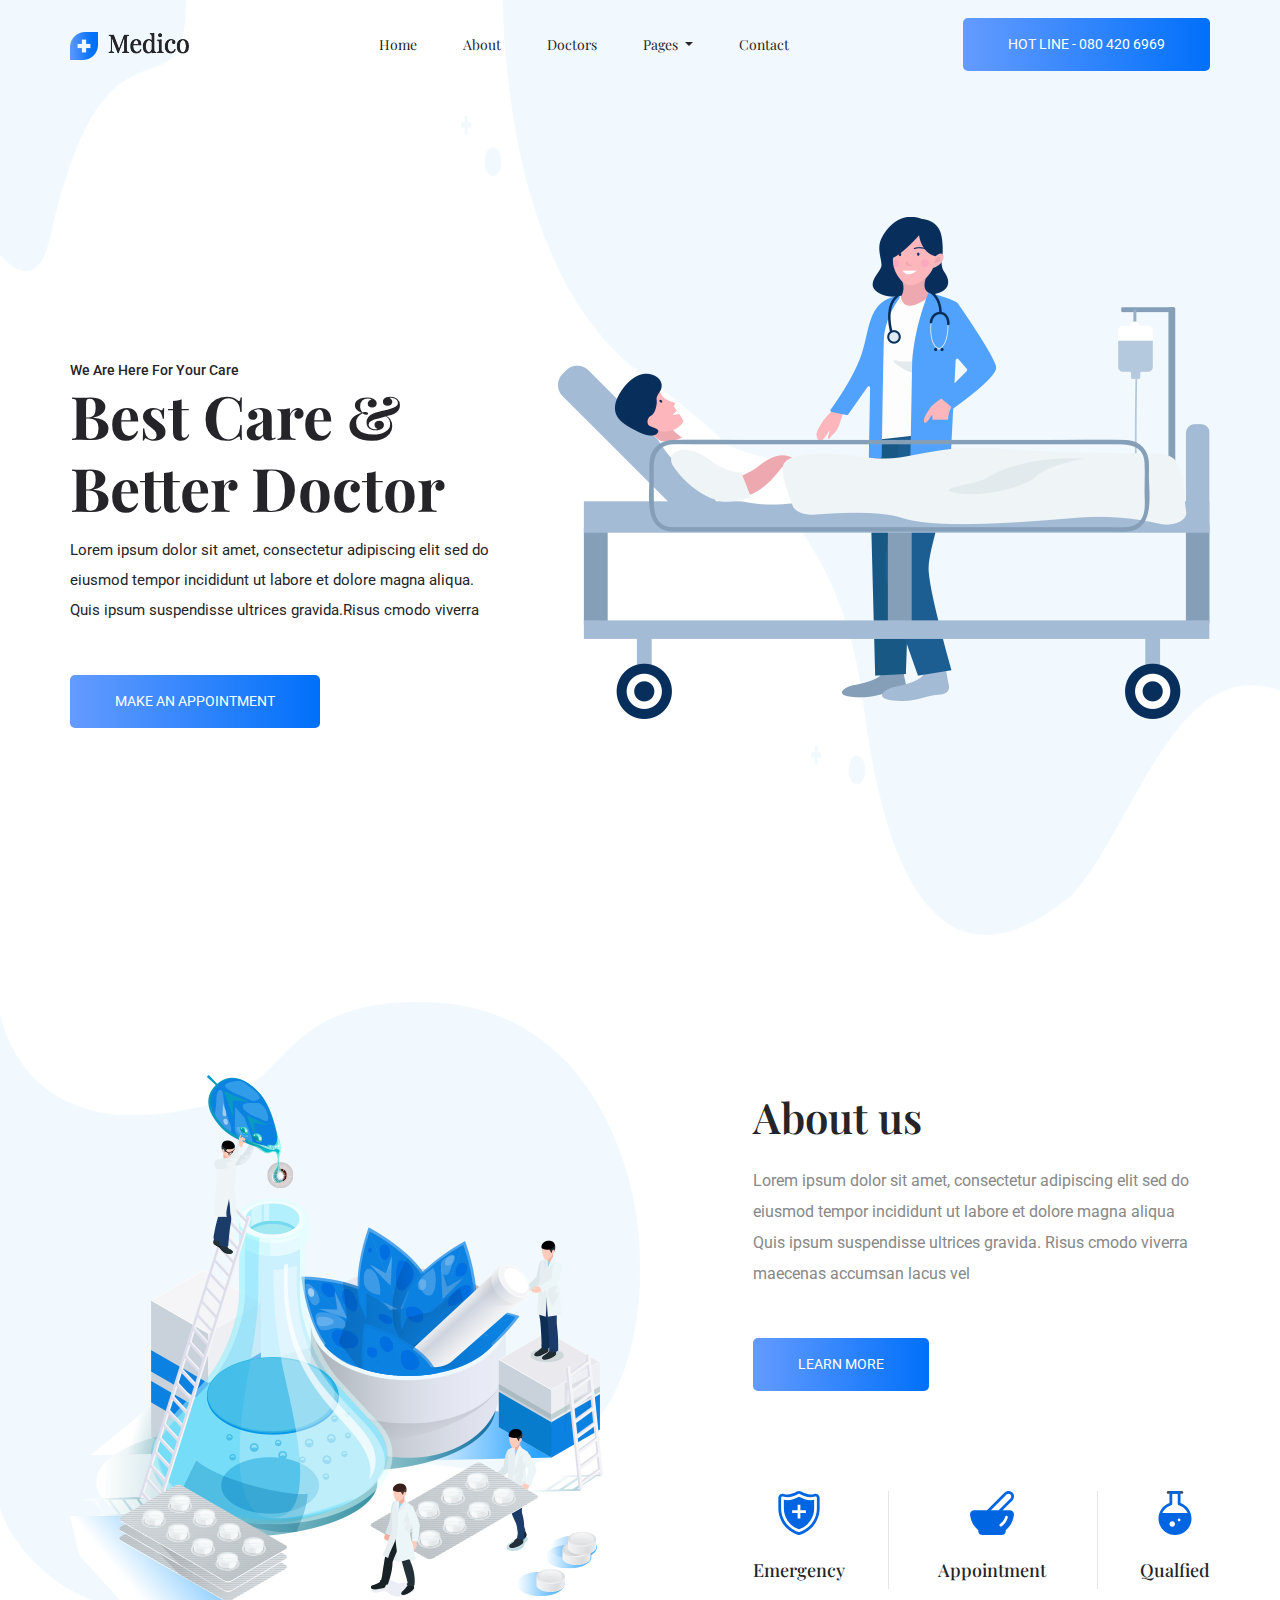
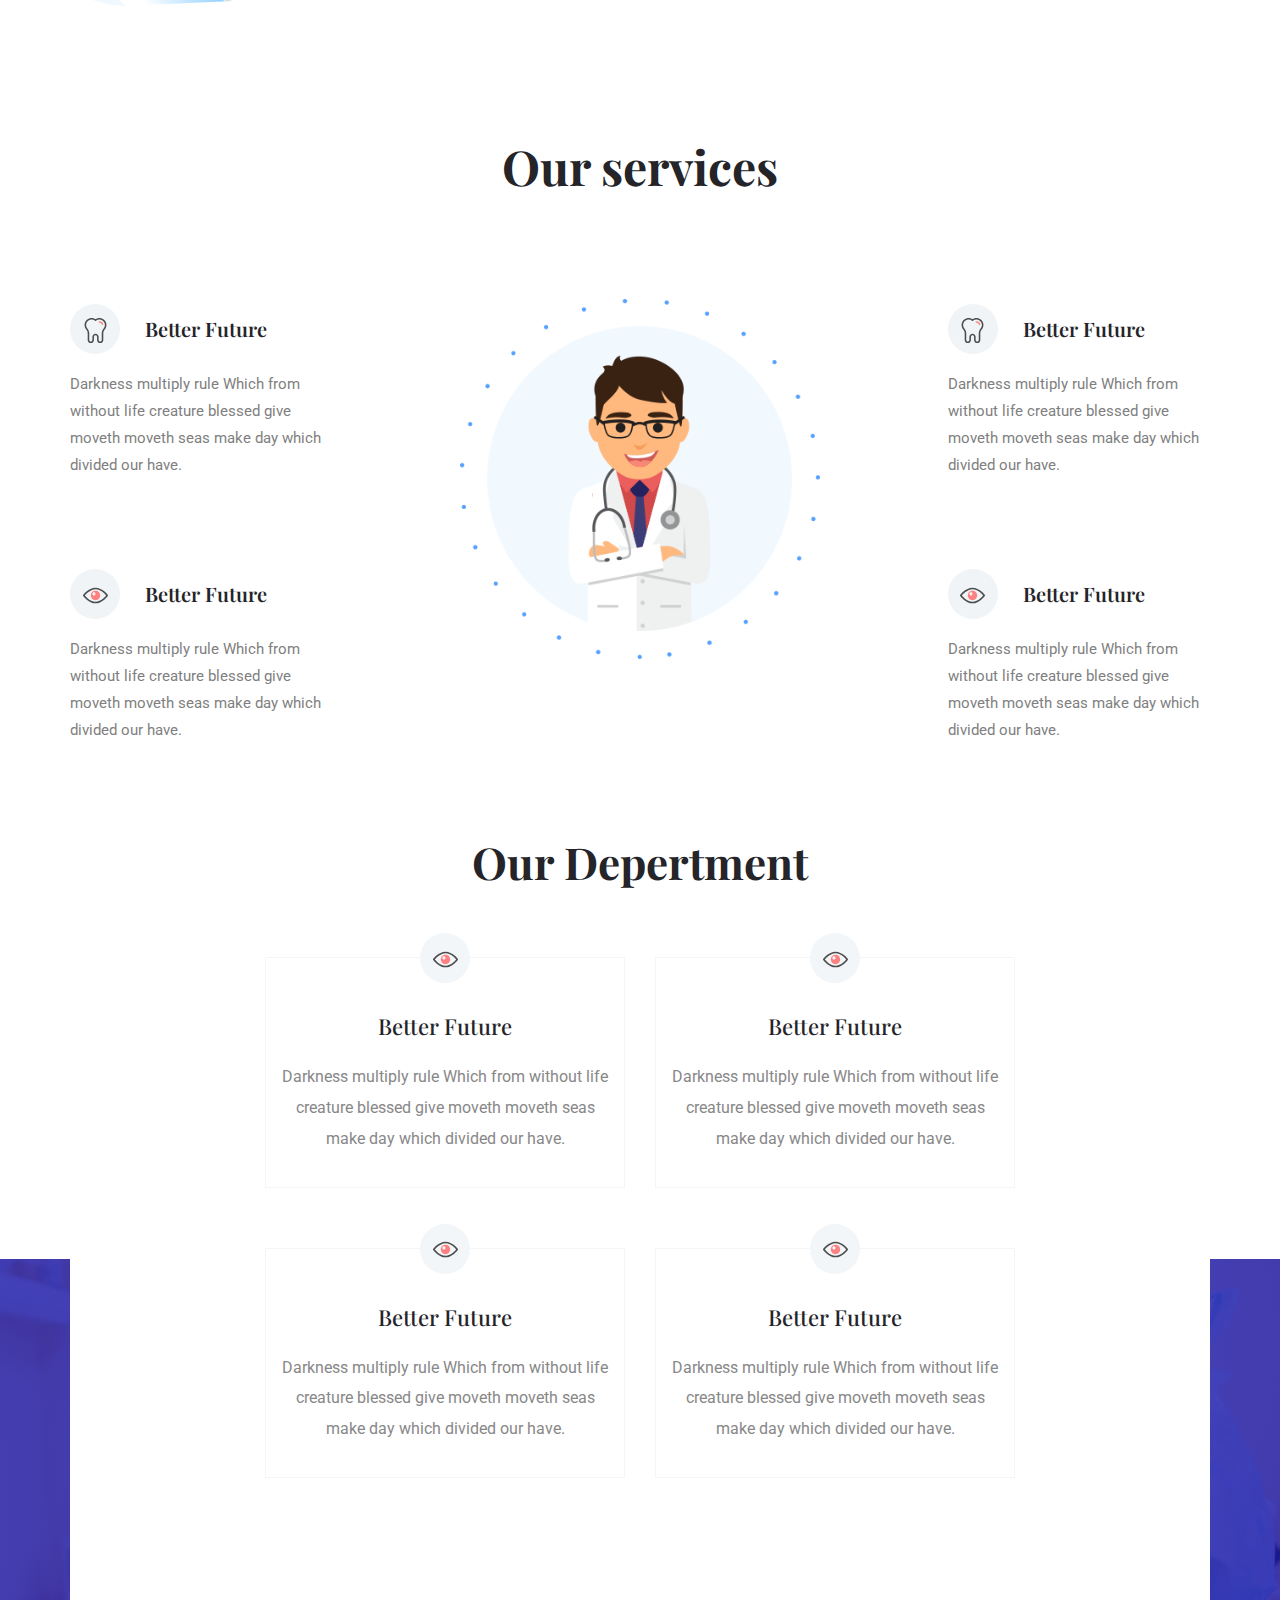
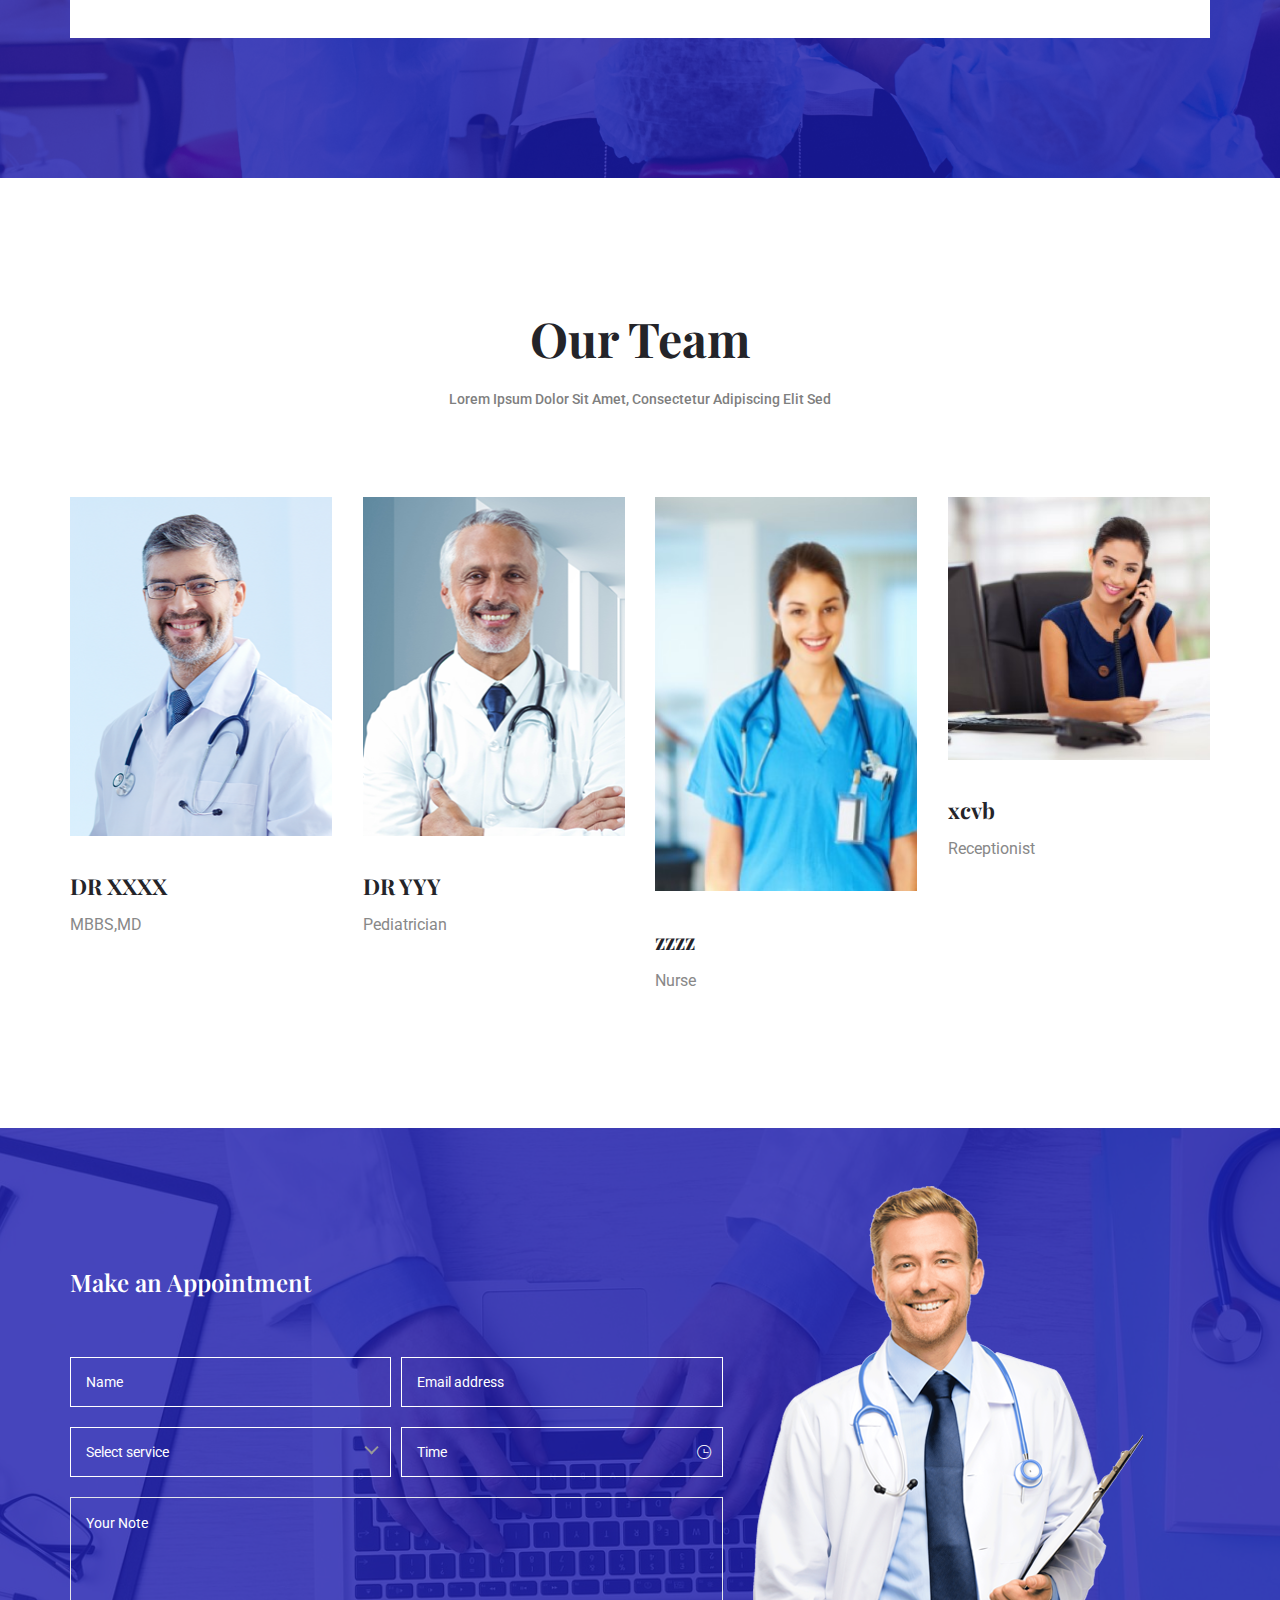
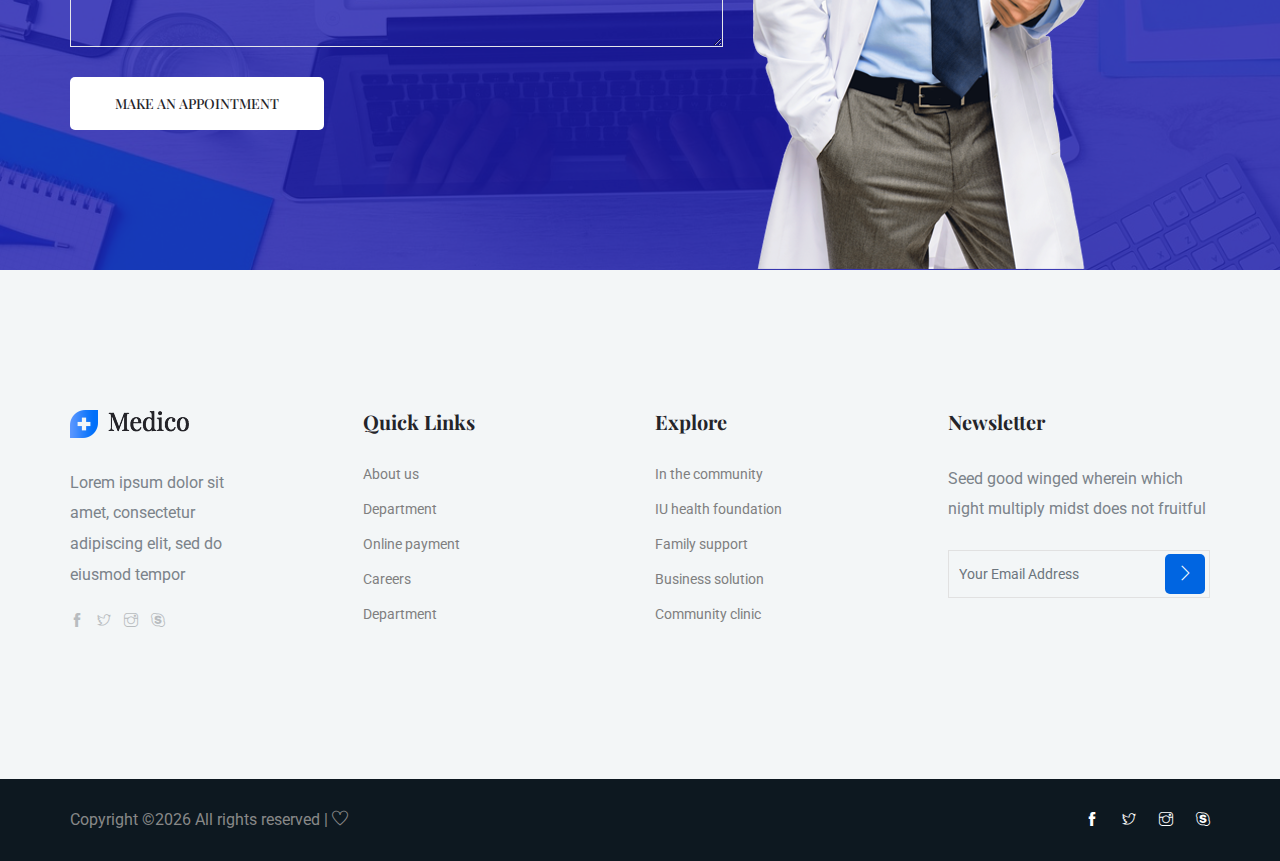
<file: index.html>
<!doctype html>
<html lang="en">

<head>
    <!-- Required meta tags -->
    <meta charset="utf-8">
    <meta name="viewport" content="width=device-width, initial-scale=1, shrink-to-fit=no">
    <title>medical</title>
    <link rel="icon" href="img/favicon.png">
    <!-- Bootstrap CSS -->
    <link rel="stylesheet" href="css/bootstrap.min.css">
    <!-- animate CSS -->
    <link rel="stylesheet" href="css/animate.css">
    <!-- owl carousel CSS -->
    <link rel="stylesheet" href="css/owl.carousel.min.css">
    <!-- themify CSS -->
    <link rel="stylesheet" href="css/themify-icons.css">
    <!-- flaticon CSS -->
    <link rel="stylesheet" href="css/flaticon.css">
    <!-- magnific popup CSS -->
    <link rel="stylesheet" href="css/magnific-popup.css">
    <!-- nice select CSS -->
    <link rel="stylesheet" href="css/nice-select.css">
    <!-- swiper CSS -->
    <link rel="stylesheet" href="css/slick.css">
    <!-- style CSS -->
    <link rel="stylesheet" href="css/style.css">
</head>

<body>

    
    <!-- jquery plugins here-->

    <script src="js/jquery-1.12.1.min.js"></script>
    <!-- popper js -->
    <script src="js/popper.min.js"></script>
    <!-- bootstrap js -->
    <script src="js/bootstrap.min.js"></script>
    <!-- owl carousel js -->
    <script src="js/owl.carousel.min.js"></script>
    <script src="js/jquery.nice-select.min.js"></script>
    <!-- contact js -->
    <script src="js/jquery.ajaxchimp.min.js"></script>
    <script src="js/jquery.form.js"></script>
    <script src="js/jquery.validate.min.js"></script>
    <script src="js/mail-script.js"></script>
    <script src="js/contact.js"></script>
    <!-- custom js -->
    <script src="js/custom.js"></script>


    <!--::header part start::-->
    <header class="main_menu home_menu">
        <div class="container">
            <div class="row align-items-center">
                <div class="col-lg-12">
                    <nav class="navbar navbar-expand-lg navbar-light">
                        <a class="navbar-brand" href="index.html"> <img src="img/logo.png" alt="logo"> </a>
                        <button class="navbar-toggler" type="button" data-toggle="collapse"
                            data-target="#navbarSupportedContent" aria-controls="navbarSupportedContent"
                            aria-expanded="false" aria-label="Toggle navigation">
                            <span class="navbar-toggler-icon"></span>
                        </button>

                        <div class="collapse navbar-collapse main-menu-item justify-content-center"
                            id="navbarSupportedContent">
                            <ul class="navbar-nav align-items-center">
                                <li class="nav-item active">
                                    <a class="nav-link" href="index.html">Home</a>
                                </li>
                                <li class="nav-item">
                                    <a class="nav-link" href="about.html">about</a>
                                </li>
                                <li class="nav-item">
                                    <a class="nav-link" href="Doctor.html">Doctors</a>
                                </li>

                                <li class="nav-item dropdown">
                                    <a class="nav-link dropdown-toggle" href="blog.html" id="navbarDropdown"
                                        role="button" data-toggle="dropdown" aria-haspopup="true" aria-expanded="false">
                                        Pages
                                    </a>
                                    <div class="dropdown-menu" aria-labelledby="navbarDropdown">
                                        <a class="dropdown-item" href="services.html">services</a>
                                        <a class="dropdown-item" href="dep.html">depertments</a>
                                    </div>
                                </li>

                                <li class="nav-item">
                                    <a class="nav-link" href="contact.html">Contact</a>
                                </li>
                            </ul>
                        </div>
                        <a class="btn_2 d-none d-lg-block" href="#">HOT LINE - 080 420 6969</a>
                    </nav>
                </div>
            </div>
        </div>
    </header>
    <!-- Header part end-->

    <!-- banner part start-->
    <section class="banner_part">
        <div class="container">
            <div class="row align-items-center">
                <div class="col-lg-5 col-xl-5">
                    <div class="banner_text">
                        <div class="banner_text_iner">
                            <h5>We are here for your care</h5>
                            <h1>Best Care &
                                Better Doctor</h1>
                            <p>Lorem ipsum dolor sit amet, consectetur adipiscing
                                elit sed do eiusmod tempor incididunt ut labore et dolore
                                magna aliqua. Quis ipsum suspendisse ultrices gravida.Risus cmodo viverra </p>
                            <a href="#" class="btn_2">Make an appointment</a>

                        </div>
                    </div>
                </div>
                <div class="col-lg-7">
                    <div class="banner_img">
                        <img src="img/banner_img.png" alt="">
                    </div>
                </div>
            </div>
        </div>
    </section>
    <!-- banner part start-->

    <!-- about us part start-->
    <section class="about_us padding_top">
        <div class="container">
            <div class="row justify-content-between align-items-center">
                <div class="col-md-6 col-lg-6">
                    <div class="about_us_img">
                        <img src="img/top_service.png" alt="">
                    </div>
                </div>
                <div class="col-md-6 col-lg-5">
                    <div class="about_us_text">
                        <h2>About us</h2>
                        <p>Lorem ipsum dolor sit amet, consectetur adipiscing elit sed
                            do eiusmod tempor incididunt ut labore et dolore magna aliqua
                            Quis ipsum suspendisse ultrices gravida. Risus cmodo viverra
                            maecenas accumsan lacus vel</p>
                        <a class="btn_2 " href="#">learn more</a>
                        <div class="banner_item">
                            <div class="single_item">
                                <img src="img/icon/banner_1.svg" alt="">
                                <h5>Emergency</h5>
                            </div>
                            <div class="single_item">
                                <img src="img/icon/banner_2.svg" alt="">
                                <h5>Appointment</h5>
                            </div>
                            <div class="single_item">
                                <img src="img/icon/banner_3.svg" alt="">
                                <h5>Qualfied</h5>
                            </div>
                        </div>
                    </div>
                </div>
            </div>
        </div>
    </section>
    <!-- about us part end-->

    <!-- feature_part start-->
    <section class="feature_part">
        <div class="container">
            <div class="row justify-content-center">
                <div class="col-xl-8">
                    <div class="section_tittle text-center">
                        <h2>Our services</h2>
                    </div>
                </div>
            </div>
            <div class="row justify-content-between align-items-center">
                <div class="col-lg-3 col-sm-12">
                    <div class="single_feature">
                        <div class="single_feature_part">
                            <span class="single_feature_icon"><img src="img/icon/feature_1.svg" alt=""></span>
                            <h4>Better Future</h4>
                            <p>Darkness multiply rule Which from without life creature blessed
                                give moveth moveth seas make day which divided our have.</p>
                        </div>
                    </div>
                    <div class="single_feature">
                        <div class="single_feature_part">
                            <span class="single_feature_icon"><img src="img/icon/feature_2.svg" alt=""></span>
                            <h4>Better Future</h4>
                            <p>Darkness multiply rule Which from without life creature blessed
                                give moveth moveth seas make day which divided our have.</p>
                        </div>
                    </div>
                </div>
                <div class="col-lg-4 col-sm-12">
                        <div class="single_feature_img">
                            <img src="img/service.png" alt="">
                        </div>
                </div>
                <div class="col-lg-3 col-sm-12">
                    <div class="single_feature">
                        <div class="single_feature_part">
                            <span class="single_feature_icon"><img src="img/icon/feature_1.svg" alt=""></span>
                            <h4>Better Future</h4>
                            <p>Darkness multiply rule Which from without life creature blessed
                                give moveth moveth seas make day which divided our have.</p>
                        </div>
                    </div>
                    <div class="single_feature">
                        <div class="single_feature_part">
                            <span class="single_feature_icon"><img src="img/icon/feature_2.svg" alt=""></span>
                            <h4>Better Future</h4>
                            <p>Darkness multiply rule Which from without life creature blessed
                                give moveth moveth seas make day which divided our have.</p>
                        </div>
                    </div>
                </div>
            </div>
        </div>
    </section>
    <!-- feature_part start-->

    <!-- our depertment part start-->
    <section class="our_depertment section_padding">
        <div class="container">
            <div class="row justify-content-center text-center">
                <div class="col-xl-12">
                    <div class="depertment_content">
                        <div class="row justify-content-center">
                            <div class="col-xl-8">
                                <h2>Our Depertment</h2>
                                <div class="row">
                                    <div class="col-lg-6 col-sm-6">
                                        <div class="single_our_depertment">
                                            <span class="our_depertment_icon"><img src="img/icon/feature_2.svg"
                                                    alt=""></span>
                                            <h4>Better Future</h4>
                                            <p>Darkness multiply rule Which from without life creature blessed
                                                give moveth moveth seas make day which divided our have.</p>
                                        </div>
                                    </div>
                                    <div class="col-lg-6 col-sm-6">
                                        <div class="single_our_depertment">
                                            <span class="our_depertment_icon"><img src="img/icon/feature_2.svg"
                                                    alt=""></span>
                                            <h4>Better Future</h4>
                                            <p>Darkness multiply rule Which from without life creature blessed
                                                give moveth moveth seas make day which divided our have.</p>
                                        </div>
                                    </div>
                                    <div class="col-lg-6 col-sm-6">
                                        <div class="single_our_depertment">
                                            <span class="our_depertment_icon"><img src="img/icon/feature_2.svg"
                                                    alt=""></span>
                                            <h4>Better Future</h4>
                                            <p>Darkness multiply rule Which from without life creature blessed
                                                give moveth moveth seas make day which divided our have.</p>
                                        </div>
                                    </div>
                                    <div class="col-lg-6 col-sm-6">
                                        <div class="single_our_depertment">
                                            <span class="our_depertment_icon"><img src="img/icon/feature_2.svg"
                                                    alt=""></span>
                                            <h4>Better Future</h4>
                                            <p>Darkness multiply rule Which from without life creature blessed
                                                give moveth moveth seas make day which divided our have.</p>
                                        </div>
                                    </div>
                                </div>
                            </div>
                        </div>

                    </div>
                </div>
            </div>
        </div>
    </section>
    <!-- our depertment part end-->

    <!--::doctor_part start::-->
    <section class="doctor_part section_padding">
        <div class="container">
            <div class="row justify-content-center">
                <div class="col-xl-8">
                    <div class="section_tittle text-center">
                        <h2>Our Team</h2>
                        <p>Lorem ipsum dolor sit amet, consectetur adipiscing elit sed</p>
                    </div>
                </div>
            </div>
            <div class="row">
                <div class="col-sm-6 col-lg-3">
                    <div class="single_blog_item">
                        <div class="single_blog_img">
                            <img src="img/doctor/doctor_1.png" alt="doctor">
                            <div class="social_icon">
                                <ul>
                                    <li><a href="#"> <i class="ti-facebook"></i> </a></li>
                                    <li><a href="#"> <i class="ti-twitter-alt"></i> </a></li>
                                    <li><a href="#"> <i class="ti-instagram"></i> </a></li>
                                    <li><a href="#"> <i class="ti-skype"></i> </a></li>
                                </ul>
                            </div>
                        </div>
                        <div class="single_text">
                            <div class="single_blog_text">
                                <h3>DR XXXX</h3>
                                <p>MBBS,MD</p>
                            </div>
                        </div>
                    </div>
                </div>
                <div class="col-sm-6 col-lg-3">
                    <div class="single_blog_item">
                        <div class="single_blog_img">
                            <img src="img/doctor/doctor_2.png" alt="doctor">
                            <div class="social_icon">
                                <ul>
                                    <li><a href="#"> <i class="ti-facebook"></i> </a></li>
                                    <li><a href="#"> <i class="ti-twitter-alt"></i> </a></li>
                                    <li><a href="#"> <i class="ti-instagram"></i> </a></li>
                                    <li><a href="#"> <i class="ti-skype"></i> </a></li>
                                </ul>
                            </div>
                        </div>
                        <div class="single_text">
                            <div class="single_blog_text">
                                <h3>DR YYY</h3>
                                <p>Pediatrician</p>
                            </div>
                        </div>
                    </div>
                </div>
                <div class="col-sm-6 col-lg-3">
                    <div class="single_blog_item">
                        <div class="single_blog_img">
                            <img src="img/doctor/nurse.jpg" alt="doctor">
                            <div class="social_icon">
                                <ul>
                                    <li><a href="#"> <i class="ti-facebook"></i> </a></li>
                                    <li><a href="#"> <i class="ti-twitter-alt"></i> </a></li>
                                    <li><a href="#"> <i class="ti-instagram"></i> </a></li>
                                    <li><a href="#"> <i class="ti-skype"></i> </a></li>
                                </ul>
                            </div>
                        </div>
                        <div class="single_text">
                            <div class="single_blog_text">
                                <h3>zzzz</h3>
                                <p>Nurse</p>
                            </div>
                        </div>
                    </div>
                </div>
                <div class="col-sm-6 col-lg-3">
                    <div class="single_blog_item">
                        <div class="single_blog_img">
                            <img src="img/doctor/Receptionist-job.jpg" alt="doctor">
                            <div class="social_icon">
                                <ul>
                                    <li><a href="#"> <i class="ti-facebook"></i> </a></li>
                                    <li><a href="#"> <i class="ti-twitter-alt"></i> </a></li>
                                    <li><a href="#"> <i class="ti-instagram"></i> </a></li>
                                    <li><a href="#"> <i class="ti-skype"></i> </a></li>
                                </ul>
                            </div>
                        </div>
                        <div class="single_text">
                            <div class="single_blog_text">
                                <h3>xcvb</h3>
                                <p>Receptionist</p>
                            </div>
                        </div>
                    </div>
                </div>
            </div>
        </div>
    </section>
    <!--::doctor_part end::-->

    <!--::regervation_part start::-->
    <section class="regervation_part section_padding">
        <div class="container">
            <div class="row align-items-center regervation_content">
                <div class="col-lg-7">
                    <div class="regervation_part_iner">
                        <form>
                            <h2>Make an Appointment</h2>
                            <div class="form-row">
                                <div class="form-group col-md-6">
                                    <input type="email" class="form-control" id="inputEmail4" placeholder="Name">
                                </div>
                                <div class="form-group col-md-6">
                                    <input type="password" class="form-control" id="inputPassword4"
                                        placeholder="Email address">
                                </div>
                                <div class="form-group col-md-6">
                                    <select class="form-control" id="Select">
                                        <option value="1" selected>Select service</option>
                                        <option value="2">Name of service</option>
                                        <option value="3">Name of service</option>
                                        <option value="4">Name of service</option>
                                        <option value="5">Name of service</option>
                                    </select>
                                </div>
                                <div class="form-group time_icon col-md-6">
                                    <select class="form-control" id="Select2">
                                        <option value="" selected>Time</option>
                                        <option value="1">8 AM TO 10AM</option>
                                        <option value="1">10 AM TO 12PM</option>
                                        <option value="1">12PM TO 2PM</option>
                                        <option value="1">2PM TO 4PM</option>
                                        <option value="1">4PM TO 6PM</option>
                                        <option value="1">6PM TO 8PM</option>
                                        <option value="1">4PM TO 10PM</option>
                                        <option value="1">10PM TO 12PM</option>
                                    </select>
                                </div>
                                <div class="form-group col-md-12">
                                    <textarea class="form-control" id="Textarea" rows="4"
                                        placeholder="Your Note "></textarea>
                                </div>
                            </div>
                            <div class="regerv_btn">
                                <a href="#" class="btn_2">Make an Appointment</a>
                            </div>
                        </form>
                    </div>
                </div>
                <div class="col-lg-5 col-md-6">
                    <div class="reservation_img">
                        <img src="img/reservation.png" alt="" class="reservation_img_iner">
                    </div>
                </div>
            </div>
        </div>
    </section>
    <!--::regervation_part end::-->

    <!-- footer part start-->
    <footer class="footer-area">
        <div class="footer section_padding">
            <div class="container">
                <div class="row justify-content-between">
                    <div class="col-xl-2 col-md-4 col-sm-6 single-footer-widget">
                        <a href="#" class="footer_logo"> <img src="img/logo.png" alt="#"> </a>
                        <p>Lorem ipsum dolor sit amet, consectetur adipiscing elit, sed do eiusmod tempor </p>
                        <div class="social_logo">
                            <a href="#"><i class="ti-facebook"></i></a>
                            <a href="#"> <i class="ti-twitter"></i> </a>
                            <a href="#"><i class="ti-instagram"></i></a>
                            <a href="#"><i class="ti-skype"></i></a>
                        </div>
                    </div>
                    <div class="col-xl-2 col-sm-6 col-md-4 single-footer-widget">
                        <h4>Quick Links</h4>
                        <ul>
                            <li><a href="#">About us</a></li>
                            <li><a href="#">Department</a></li>
                            <li><a href="#"> Online payment</a></li>
                            <li><a href="#">Careers</a></li>
                            <li><a href="#">Department</a></li>
                        </ul>
                    </div>
                    <div class="col-xl-2 col-sm-6 col-md-4 single-footer-widget">
                        <h4>Explore</h4>
                        <ul>
                            <li><a href="#">In the community</a></li>
                            <li><a href="#">IU health foundation</a></li>
                            <li><a href="#">Family support </a></li>
                            <li><a href="#">Business solution</a></li>
                            <li><a href="#">Community clinic</a></li>
                        </ul>
                    </div>
                    <div class="col-xl-3 col-sm-6 col-md-6 single-footer-widget">
                        <h4>Newsletter</h4>
                        <p>Seed good winged wherein which night multiply
                            midst does not fruitful</p>
                        <div class="form-wrap" id="mc_embed_signup">
                            <form target="_blank"
                                action="https://spondonit.us12.list-manage.com/subscribe/post?u=1462626880ade1ac87bd9c93a&amp;id=92a4423d01"
                                method="get" class="form-inline">
                                <input class="form-control" name="EMAIL" placeholder="Your Email Address"
                                    onfocus="this.placeholder = ''" onblur="this.placeholder = 'Your Email Address '"
                                    required="" type="email">
                                <button class="click-btn btn btn-default text-uppercase"> <i class="ti-angle-right"></i>
                                </button>
                                <div style="position: absolute; left: -5000px;">
                                    <input name="b_36c4fd991d266f23781ded980_aefe40901a" tabindex="-1" value=""
                                        type="text">
                                </div>

                                <div class="info"></div>
                            </form>
                        </div>
                    </div>
                </div>
            </div>
        </div>

        <div class="copyright_part">
            <div class="container">
                <div class="row align-items-center">
                    <p class="footer-text m-0 col-lg-8 col-md-12"><!-- Link back to Colorlib can't be removed. Template is licensed under CC BY 3.0. -->
Copyright &copy;<script>document.write(new Date().getFullYear());</script> All rights reserved | <i class="ti-heart" aria-hidden="true"></i>
<!-- Link back to Colorlib can't be removed. Template is licensed under CC BY 3.0. -->
</p>
                    <div class="col-lg-4 col-md-12 text-center text-lg-right footer-social">
                        <a href="#"><i class="ti-facebook"></i></a>
                        <a href="#"> <i class="ti-twitter"></i> </a>
                        <a href="#"><i class="ti-instagram"></i></a>
                        <a href="#"><i class="ti-skype"></i></a>
                    </div>
                </div>
            </div>
        </div>
    </footer>

    <!-- footer part end-->

</body>

</html>
</file>
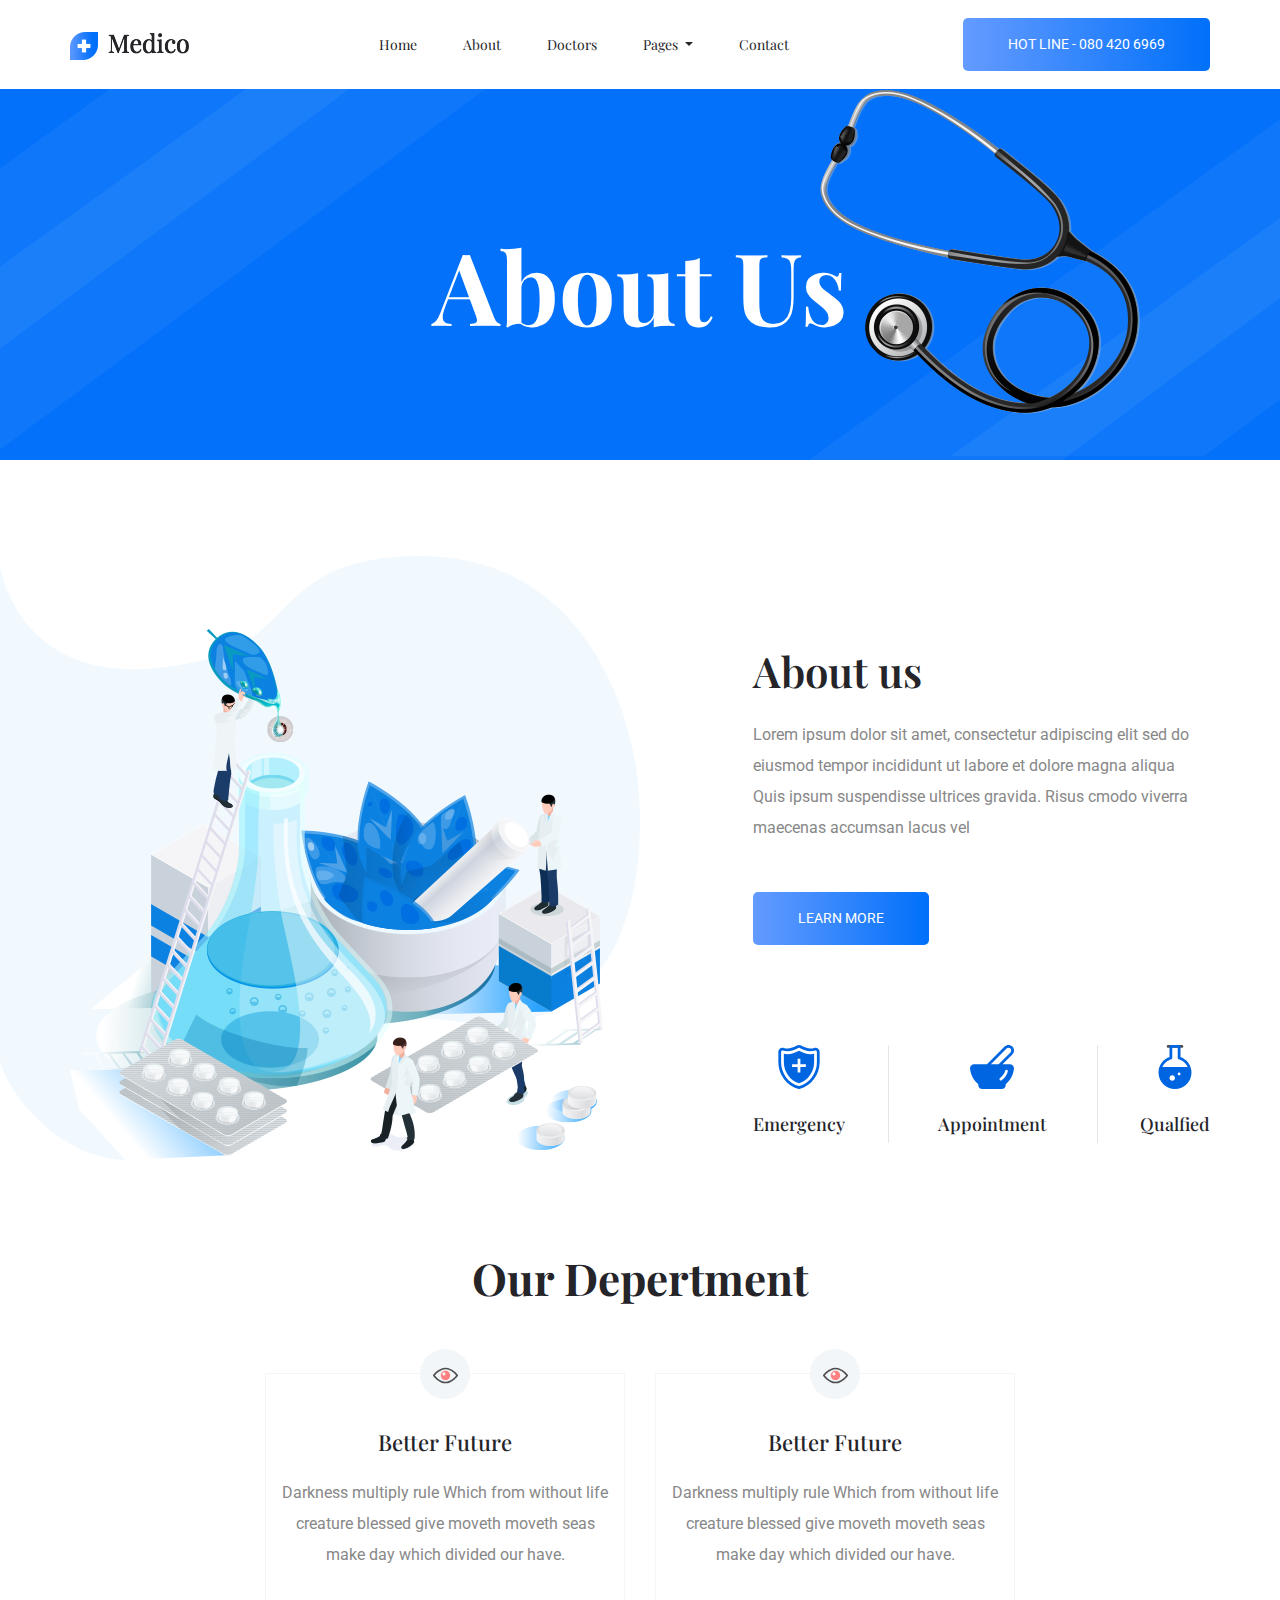
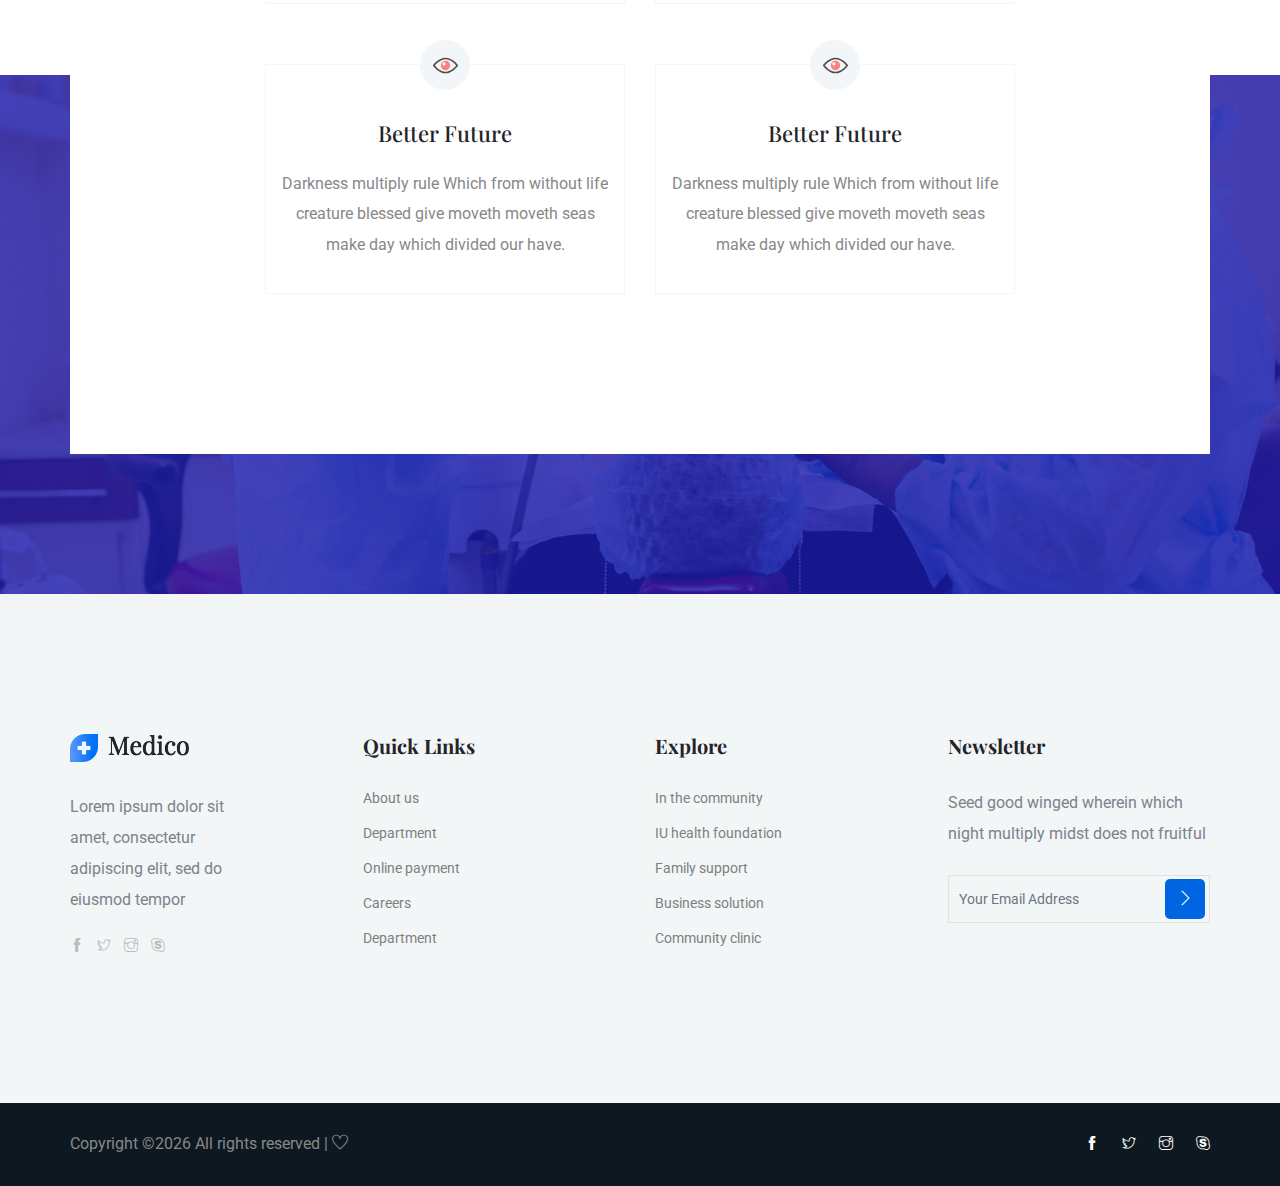
<file: about.html>
<!doctype html>
<html lang="en">

<head>
    <!-- Required meta tags -->
    <meta charset="utf-8">
    <meta name="viewport" content="width=device-width, initial-scale=1, shrink-to-fit=no">
    <title>medical</title>
    <link rel="icon" href="img/favicon.png">
    <!-- Bootstrap CSS -->
    <link rel="stylesheet" href="css/bootstrap.min.css">
    <!-- animate CSS -->
    <link rel="stylesheet" href="css/animate.css">
    <!-- owl carousel CSS -->
    <link rel="stylesheet" href="css/owl.carousel.min.css">
    <!-- themify CSS -->
    <link rel="stylesheet" href="css/themify-icons.css">
    <!-- flaticon CSS -->
    <link rel="stylesheet" href="css/flaticon.css">
    <!-- magnific popup CSS -->
    <link rel="stylesheet" href="css/magnific-popup.css">
    <!-- nice select CSS -->
    <link rel="stylesheet" href="css/nice-select.css">
    <!-- swiper CSS -->
    <link rel="stylesheet" href="css/slick.css">
    <!-- style CSS -->
    <link rel="stylesheet" href="css/style.css">
</head>

<body>

     <!-- footer part end-->

    <!-- jquery plugins here-->

    <script src="js/jquery-1.12.1.min.js"></script>
    <!-- popper js -->
    <script src="js/popper.min.js"></script>
    <!-- bootstrap js -->
    <script src="js/bootstrap.min.js"></script>
    <!-- owl carousel js -->
    <script src="js/owl.carousel.min.js"></script>
    <script src="js/jquery.nice-select.min.js"></script>
    <!-- contact js -->
    <script src="js/jquery.ajaxchimp.min.js"></script>
    <script src="js/jquery.form.js"></script>
    <script src="js/jquery.validate.min.js"></script>
    <script src="js/mail-script.js"></script>
    <script src="js/contact.js"></script>
    <!-- custom js -->
    <script src="js/custom.js"></script>


    <!--::header part start::-->
    <header class="main_menu">
        <div class="container">
            <div class="row align-items-center">
                <div class="col-lg-12">
                    <nav class="navbar navbar-expand-lg navbar-light">
                        <a class="navbar-brand" href="index.html"> <img src="img/logo.png" alt="logo"> </a>
                        <button class="navbar-toggler" type="button" data-toggle="collapse"
                            data-target="#navbarSupportedContent" aria-controls="navbarSupportedContent"
                            aria-expanded="false" aria-label="Toggle navigation">
                            <span class="navbar-toggler-icon"></span>
                        </button>

                        <div class="collapse navbar-collapse main-menu-item justify-content-center"
                            id="navbarSupportedContent">
                            <ul class="navbar-nav align-items-center">
                                <li class="nav-item active">
                                    <a class="nav-link" href="index.html">Home</a>
                                </li>
                                <li class="nav-item">
                                    <a class="nav-link" href="about.html">about</a>
                                </li>
                                <li class="nav-item">
                                    <a class="nav-link" href="Doctor.html">Doctors</a>
                                </li>

                                <li class="nav-item dropdown">
                                    <a class="nav-link dropdown-toggle" href="blog.html" id="navbarDropdown"
                                        role="button" data-toggle="dropdown" aria-haspopup="true" aria-expanded="false">
                                        Pages
                                    </a>
                                    <div class="dropdown-menu" aria-labelledby="navbarDropdown">
                                        <a class="dropdown-item" href="services.html">services</a>
                                        <a class="dropdown-item" href="dep.html">depertments</a>
                                    </div>
                                </li>

                                <li class="nav-item">
                                    <a class="nav-link" href="contact.html">Contact</a>
                                </li>
                            </ul>
                        </div>
                        <a class="btn_2 d-none d-lg-block" href="#">HOT LINE - 080 420 6969</a>
                    </nav>
                </div>
            </div>
        </div>
    </header>
    <!-- Header part end-->

    <!-- breadcrumb start-->
    <section class="breadcrumb_part breadcrumb_bg">
        <div class="container">
            <div class="row">
                <div class="col-lg-12">
                    <div class="breadcrumb_iner">
                        <div class="breadcrumb_iner_item">
                            <h2>about us</h2>
                        </div>
                    </div>
                </div>
            </div>
        </div>
    </section>
    <!-- breadcrumb start-->

    <!-- about us part start-->
    <section class="about_us single_about_padding">
        <div class="container">
            <div class="row justify-content-between align-items-center">
                <div class="col-md-6 col-lg-6">
                    <div class="about_us_img">
                        <img src="img/top_service.png" alt="">
                    </div>
                </div>
                <div class="col-md-6 col-lg-5">
                    <div class="about_us_text">
                        <h2>About us</h2>
                        <p>Lorem ipsum dolor sit amet, consectetur adipiscing elit sed
                            do eiusmod tempor incididunt ut labore et dolore magna aliqua
                            Quis ipsum suspendisse ultrices gravida. Risus cmodo viverra
                            maecenas accumsan lacus vel</p>
                        <a class="btn_2 " href="#">learn more</a>
                        <div class="banner_item">
                            <div class="single_item">
                                <img src="img/icon/banner_1.svg" alt="">
                                <h5>Emergency</h5>
                            </div>
                            <div class="single_item">
                                <img src="img/icon/banner_2.svg" alt="">
                                <h5>Appointment</h5>
                            </div>
                            <div class="single_item">
                                <img src="img/icon/banner_3.svg" alt="">
                                <h5>Qualfied</h5>
                            </div>
                        </div>
                    </div>
                </div>
            </div>
        </div>
    </section>
    <!-- about us part end-->

    <!-- our depertment part start-->
    <section class="our_depertment section_padding">
        <div class="container">
            <div class="row justify-content-center text-center">
                <div class="col-xl-12">
                    <div class="depertment_content">
                        <div class="row justify-content-center">
                            <div class="col-xl-8">
                                <h2>Our Depertment</h2>
                                <div class="row">
                                    <div class="col-lg-6 col-sm-6">
                                        <div class="single_our_depertment">
                                            <span class="our_depertment_icon"><img src="img/icon/feature_2.svg"
                                                    alt=""></span>
                                            <h4>Better Future</h4>
                                            <p>Darkness multiply rule Which from without life creature blessed
                                                give moveth moveth seas make day which divided our have.</p>
                                        </div>
                                    </div>
                                    <div class="col-lg-6 col-sm-6">
                                        <div class="single_our_depertment">
                                            <span class="our_depertment_icon"><img src="img/icon/feature_2.svg"
                                                    alt=""></span>
                                            <h4>Better Future</h4>
                                            <p>Darkness multiply rule Which from without life creature blessed
                                                give moveth moveth seas make day which divided our have.</p>
                                        </div>
                                    </div>
                                    <div class="col-lg-6 col-sm-6">
                                        <div class="single_our_depertment">
                                            <span class="our_depertment_icon"><img src="img/icon/feature_2.svg"
                                                    alt=""></span>
                                            <h4>Better Future</h4>
                                            <p>Darkness multiply rule Which from without life creature blessed
                                                give moveth moveth seas make day which divided our have.</p>
                                        </div>
                                    </div>
                                    <div class="col-lg-6 col-sm-6">
                                        <div class="single_our_depertment">
                                            <span class="our_depertment_icon"><img src="img/icon/feature_2.svg"
                                                    alt=""></span>
                                            <h4>Better Future</h4>
                                            <p>Darkness multiply rule Which from without life creature blessed
                                                give moveth moveth seas make day which divided our have.</p>
                                        </div>
                                    </div>
                                </div>
                            </div>
                        </div>

                    </div>
                </div>
            </div>
        </div>
    </section>
    <!-- our depertment part end-->

    <!-- footer part start-->
    <footer class="footer-area">
        <div class="footer section_padding">
            <div class="container">
                <div class="row justify-content-between">
                    <div class="col-xl-2 col-md-4 col-sm-6 single-footer-widget">
                        <a href="#" class="footer_logo"> <img src="img/logo.png" alt="#"> </a>
                        <p>Lorem ipsum dolor sit amet, consectetur adipiscing elit, sed do eiusmod tempor </p>
                        <div class="social_logo">
                            <a href="#"><i class="ti-facebook"></i></a>
                            <a href="#"> <i class="ti-twitter"></i> </a>
                            <a href="#"><i class="ti-instagram"></i></a>
                            <a href="#"><i class="ti-skype"></i></a>
                        </div>
                    </div>
                    <div class="col-xl-2 col-sm-6 col-md-4 single-footer-widget">
                        <h4>Quick Links</h4>
                        <ul>
                            <li><a href="#">About us</a></li>
                            <li><a href="#">Department</a></li>
                            <li><a href="#"> Online payment</a></li>
                            <li><a href="#">Careers</a></li>
                            <li><a href="#">Department</a></li>
                        </ul>
                    </div>
                    <div class="col-xl-2 col-sm-6 col-md-4 single-footer-widget">
                        <h4>Explore</h4>
                        <ul>
                            <li><a href="#">In the community</a></li>
                            <li><a href="#">IU health foundation</a></li>
                            <li><a href="#">Family support </a></li>
                            <li><a href="#">Business solution</a></li>
                            <li><a href="#">Community clinic</a></li>
                        </ul>
                    </div>
                    <div class="col-xl-3 col-sm-6 col-md-6 single-footer-widget">
                        <h4>Newsletter</h4>
                        <p>Seed good winged wherein which night multiply
                            midst does not fruitful</p>
                        <div class="form-wrap" id="mc_embed_signup">
                            <form target="_blank"
                                action="https://spondonit.us12.list-manage.com/subscribe/post?u=1462626880ade1ac87bd9c93a&amp;id=92a4423d01"
                                method="get" class="form-inline">
                                <input class="form-control" name="EMAIL" placeholder="Your Email Address"
                                    onfocus="this.placeholder = ''" onblur="this.placeholder = 'Your Email Address '"
                                    required="" type="email">
                                <button class="click-btn btn btn-default text-uppercase"> <i class="ti-angle-right"></i>
                                </button>
                                <div style="position: absolute; left: -5000px;">
                                    <input name="b_36c4fd991d266f23781ded980_aefe40901a" tabindex="-1" value=""
                                        type="text">
                                </div>

                                <div class="info"></div>
                            </form>
                        </div>
                    </div>
                </div>
            </div>
        </div>

        <div class="copyright_part">
            <div class="container">
                <div class="row align-items-center">
                    <p class="footer-text m-0 col-lg-8 col-md-12"><!-- Link back to Colorlib can't be removed. Template is licensed under CC BY 3.0. -->
Copyright &copy;<script>document.write(new Date().getFullYear());</script> All rights reserved | <i class="ti-heart" aria-hidden="true"></i>
<!-- Link back to Colorlib can't be removed. Template is licensed under CC BY 3.0. -->
</p>
                    <div class="col-lg-4 col-md-12 text-center text-lg-right footer-social">
                        <a href="#"><i class="ti-facebook"></i></a>
                        <a href="#"> <i class="ti-twitter"></i> </a>
                        <a href="#"><i class="ti-instagram"></i></a>
                        <a href="#"><i class="ti-skype"></i></a>
                    </div>
                </div>
            </div>
        </div>
    </footer>

   
</body>

</html>
</file>
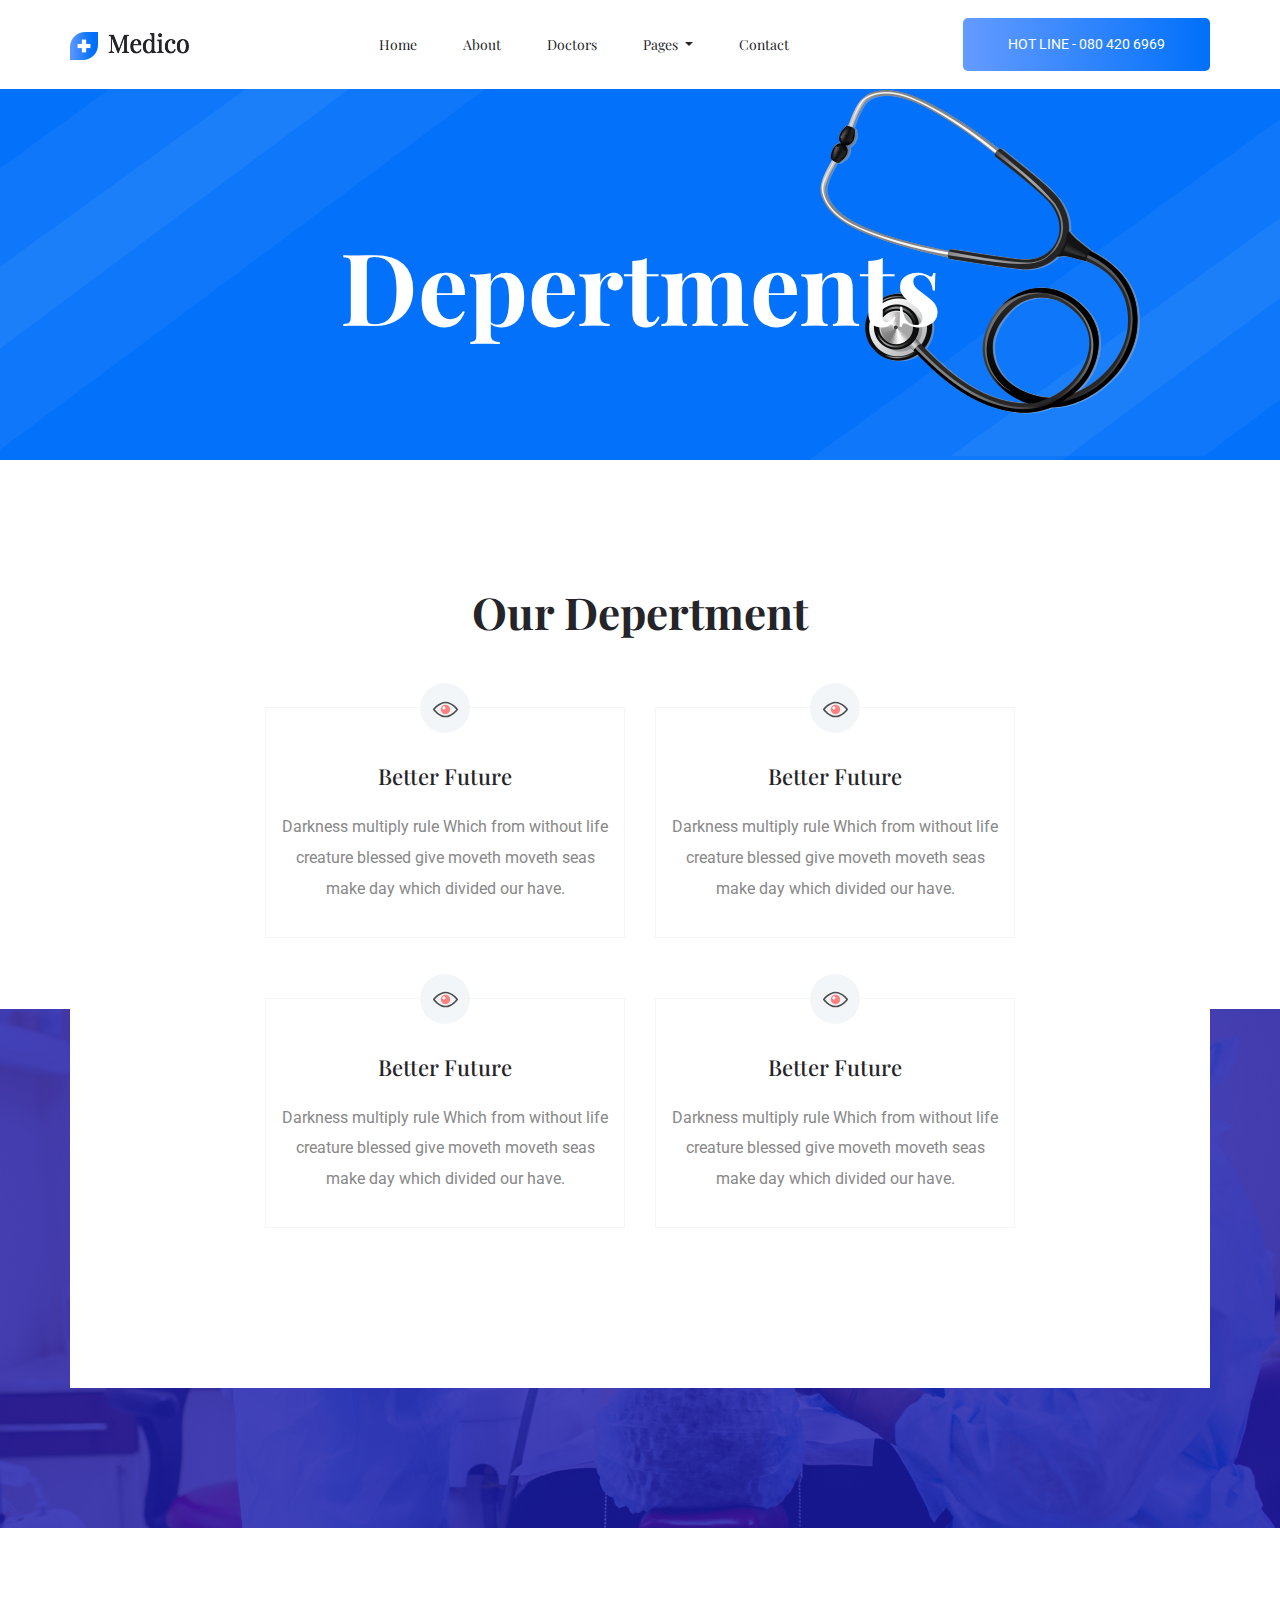
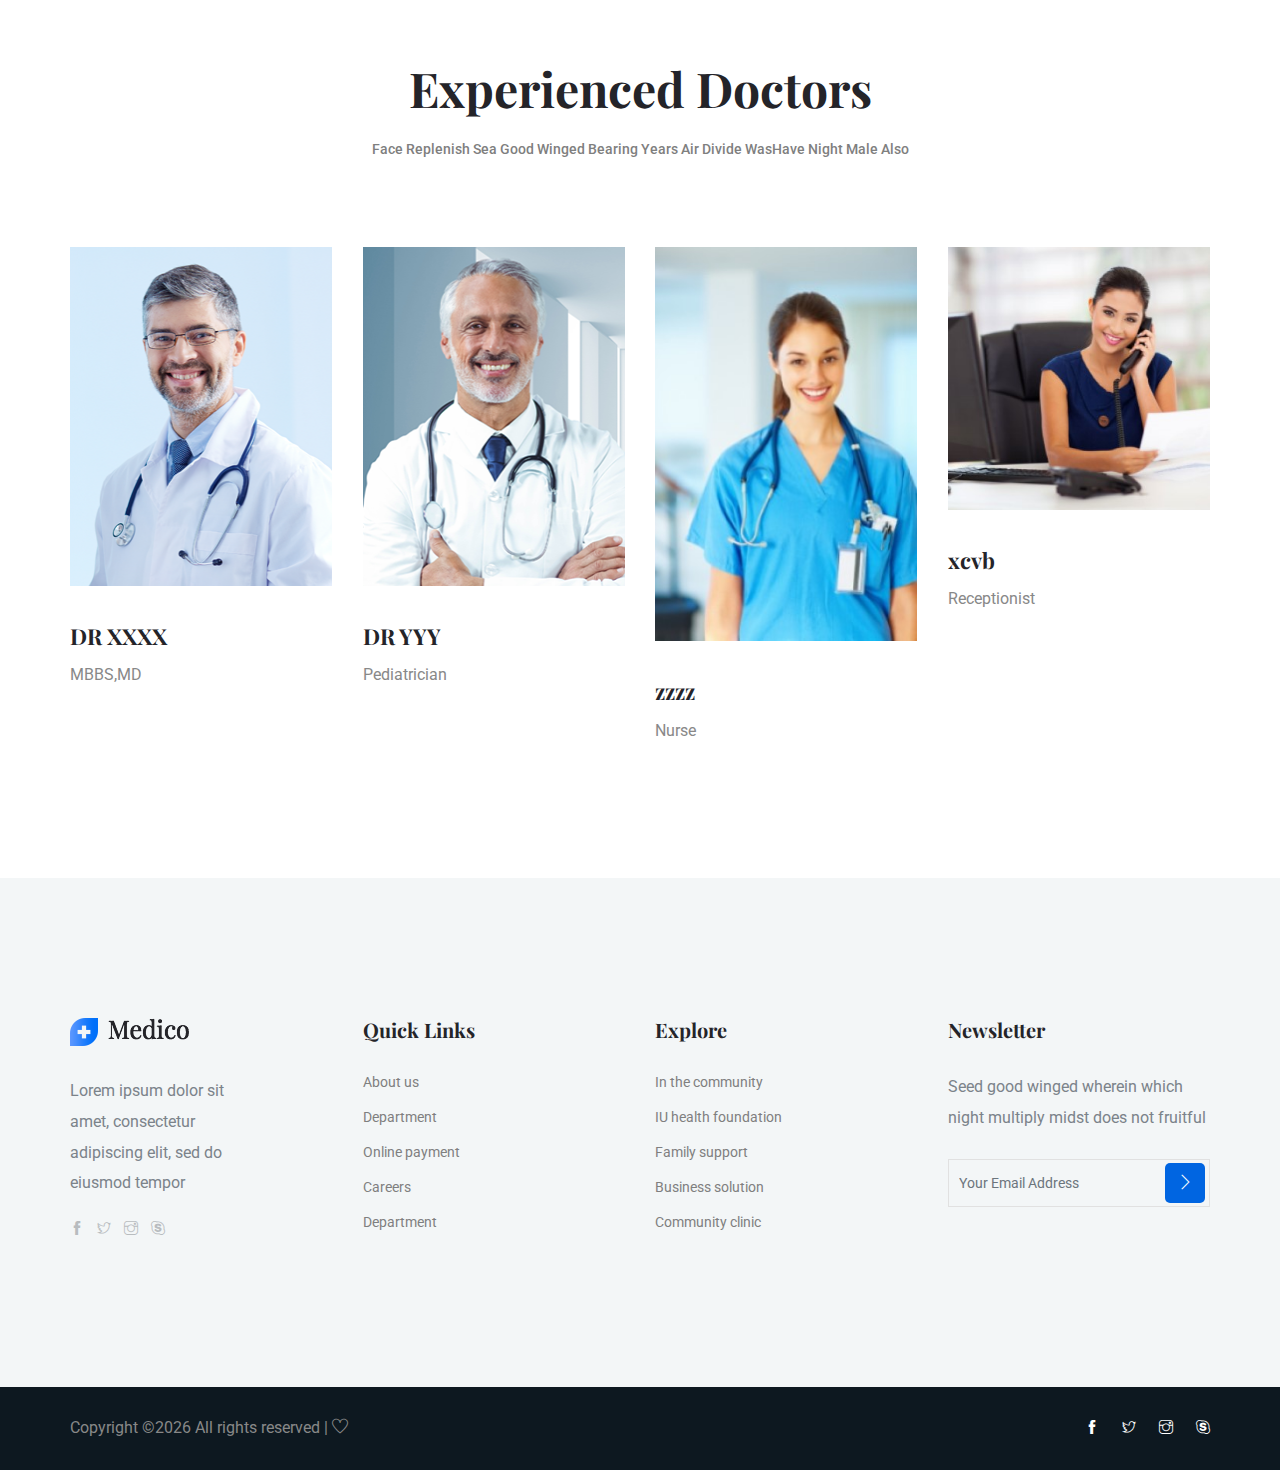
<file: dep.html>
<!doctype html>
<html lang="en">

<head>
    <!-- Required meta tags -->
    <meta charset="utf-8">
    <meta name="viewport" content="width=device-width, initial-scale=1, shrink-to-fit=no">
    <title>medical</title>
    <link rel="icon" href="img/favicon.png">
    <!-- Bootstrap CSS -->
    <link rel="stylesheet" href="css/bootstrap.min.css">
    <!-- animate CSS -->
    <link rel="stylesheet" href="css/animate.css">
    <!-- owl carousel CSS -->
    <link rel="stylesheet" href="css/owl.carousel.min.css">
    <!-- themify CSS -->
    <link rel="stylesheet" href="css/themify-icons.css">
    <!-- flaticon CSS -->
    <link rel="stylesheet" href="css/flaticon.css">
    <!-- magnific popup CSS -->
    <link rel="stylesheet" href="css/magnific-popup.css">
    <!-- nice select CSS -->
    <link rel="stylesheet" href="css/nice-select.css">
    <!-- swiper CSS -->
    <link rel="stylesheet" href="css/slick.css">
    <!-- style CSS -->
    <link rel="stylesheet" href="css/style.css">
</head>

<body>

    
    <!-- jquery plugins here-->

    <script src="js/jquery-1.12.1.min.js"></script>
    <!-- popper js -->
    <script src="js/popper.min.js"></script>
    <!-- bootstrap js -->
    <script src="js/bootstrap.min.js"></script>
    <!-- owl carousel js -->
    <script src="js/owl.carousel.min.js"></script>
    <script src="js/jquery.nice-select.min.js"></script>
    <!-- contact js -->
    <script src="js/jquery.ajaxchimp.min.js"></script>
    <script src="js/jquery.form.js"></script>
    <script src="js/jquery.validate.min.js"></script>
    <script src="js/mail-script.js"></script>
    <script src="js/contact.js"></script>
    <!-- custom js -->
    <script src="js/custom.js"></script>


    <!--::header part start::-->
    <header class="main_menu">
        <div class="container">
            <div class="row align-items-center">
                <div class="col-lg-12">
                    <nav class="navbar navbar-expand-lg navbar-light">
                        <a class="navbar-brand" href="index.html"> <img src="img/logo.png" alt="logo"> </a>
                        <button class="navbar-toggler" type="button" data-toggle="collapse"
                            data-target="#navbarSupportedContent" aria-controls="navbarSupportedContent"
                            aria-expanded="false" aria-label="Toggle navigation">
                            <span class="navbar-toggler-icon"></span>
                        </button>

                        <div class="collapse navbar-collapse main-menu-item justify-content-center"
                            id="navbarSupportedContent">
                            <ul class="navbar-nav align-items-center">
                                <li class="nav-item active">
                                    <a class="nav-link" href="index.html">Home</a>
                                </li>
                                <li class="nav-item">
                                    <a class="nav-link" href="about.html">about</a>
                                </li>
                                <li class="nav-item">
                                    <a class="nav-link" href="Doctor.html">Doctors</a>
                                </li>

                                <li class="nav-item dropdown">
                                    <a class="nav-link dropdown-toggle" href="blog.html" id="navbarDropdown"
                                        role="button" data-toggle="dropdown" aria-haspopup="true" aria-expanded="false">
                                        Pages
                                    </a>
                                    <div class="dropdown-menu" aria-labelledby="navbarDropdown">
                                        <a class="dropdown-item" href="services.html">services</a>
                                        <a class="dropdown-item" href="dep.html">depertments</a>
                                    </div>
                                </li>
                                <li class="nav-item">
                                    <a class="nav-link" href="contact.html">Contact</a>
                                </li>
                            </ul>
                        </div>
                        <a class="btn_2 d-none d-lg-block" href="#">HOT LINE - 080 420 6969</a>
                    </nav>
                </div>
            </div>
        </div>
    </header>
    <!-- Header part end-->

    <!-- breadcrumb start-->
    <section class="breadcrumb_part breadcrumb_bg">
        <div class="container">
            <div class="row">
                <div class="col-lg-12">
                    <div class="breadcrumb_iner">
                        <div class="breadcrumb_iner_item">
                            <h2>depertments</h2>
                        </div>
                    </div>
                </div>
            </div>
        </div>
    </section>
    <!-- breadcrumb start-->

    <!-- our depertment part start-->
    <section class="our_depertment section_padding single_pepertment_page">
        <div class="container">
            <div class="row justify-content-center text-center">
                <div class="col-xl-12">
                    <div class="depertment_content">
                        <div class="row justify-content-center">
                            <div class="col-xl-8">
                                <h2>Our Depertment</h2>
                                <div class="row">
                                    <div class="col-lg-6 col-sm-6">
                                        <div class="single_our_depertment">
                                            <span class="our_depertment_icon"><img src="img/icon/feature_2.svg"
                                                    alt=""></span>
                                            <h4>Better Future</h4>
                                            <p>Darkness multiply rule Which from without life creature blessed
                                                give moveth moveth seas make day which divided our have.</p>
                                        </div>
                                    </div>
                                    <div class="col-lg-6 col-sm-6">
                                        <div class="single_our_depertment">
                                            <span class="our_depertment_icon"><img src="img/icon/feature_2.svg"
                                                    alt=""></span>
                                            <h4>Better Future</h4>
                                            <p>Darkness multiply rule Which from without life creature blessed
                                                give moveth moveth seas make day which divided our have.</p>
                                        </div>
                                    </div>
                                    <div class="col-lg-6 col-sm-6">
                                        <div class="single_our_depertment">
                                            <span class="our_depertment_icon"><img src="img/icon/feature_2.svg"
                                                    alt=""></span>
                                            <h4>Better Future</h4>
                                            <p>Darkness multiply rule Which from without life creature blessed
                                                give moveth moveth seas make day which divided our have.</p>
                                        </div>
                                    </div>
                                    <div class="col-lg-6 col-sm-6">
                                        <div class="single_our_depertment">
                                            <span class="our_depertment_icon"><img src="img/icon/feature_2.svg"
                                                    alt=""></span>
                                            <h4>Better Future</h4>
                                            <p>Darkness multiply rule Which from without life creature blessed
                                                give moveth moveth seas make day which divided our have.</p>
                                        </div>
                                    </div>
                                </div>
                            </div>
                        </div>

                    </div>
                </div>
            </div>
        </div>
    </section>
    <!-- our depertment part end-->

    <!--::doctor_part start::-->
    <section class="doctor_part section_padding">
        <div class="container">
            <div class="row justify-content-center">
                <div class="col-xl-8">
                    <div class="section_tittle text-center">
                        <h2> Experienced Doctors</h2>
                        <p>Face replenish sea good winged bearing years air divide wasHave night male also</p>
                    </div>
                </div>
            </div>
            <div class="row">
                <div class="col-sm-6 col-lg-3">
                    <div class="single_blog_item">
                        <div class="single_blog_img">
                            <img src="img/doctor/doctor_1.png" alt="doctor">
                            <div class="social_icon">
                                <ul>
                                    <li><a href="#"> <i class="ti-facebook"></i> </a></li>
                                    <li><a href="#"> <i class="ti-twitter-alt"></i> </a></li>
                                    <li><a href="#"> <i class="ti-instagram"></i> </a></li>
                                    <li><a href="#"> <i class="ti-skype"></i> </a></li>
                                </ul>
                            </div>
                        </div>
                        <div class="single_text">
                            <div class="single_blog_text">
                                <h3>DR XXXX</h3>
                                <p>MBBS,MD</p>
                            </div>
                        </div>
                    </div>
                </div>
                <div class="col-sm-6 col-lg-3">
                    <div class="single_blog_item">
                        <div class="single_blog_img">
                            <img src="img/doctor/doctor_2.png" alt="doctor">
                            <div class="social_icon">
                                <ul>
                                    <li><a href="#"> <i class="ti-facebook"></i> </a></li>
                                    <li><a href="#"> <i class="ti-twitter-alt"></i> </a></li>
                                    <li><a href="#"> <i class="ti-instagram"></i> </a></li>
                                    <li><a href="#"> <i class="ti-skype"></i> </a></li>
                                </ul>
                            </div>
                        </div>
                        <div class="single_text">
                            <div class="single_blog_text">
                                <h3>DR YYY</h3>
                                <p>Pediatrician</p>
                            </div>
                        </div>
                    </div>
                </div>
                <div class="col-sm-6 col-lg-3">
                    <div class="single_blog_item">
                        <div class="single_blog_img">
                            <img src="img/doctor/nurse.jpg" alt="doctor">
                            <div class="social_icon">
                                <ul>
                                    <li><a href="#"> <i class="ti-facebook"></i> </a></li>
                                    <li><a href="#"> <i class="ti-twitter-alt"></i> </a></li>
                                    <li><a href="#"> <i class="ti-instagram"></i> </a></li>
                                    <li><a href="#"> <i class="ti-skype"></i> </a></li>
                                </ul>
                            </div>
                        </div>
                        <div class="single_text">
                            <div class="single_blog_text">
                                <h3>zzzz</h3>
                                <p>Nurse</p>
                            </div>
                        </div>
                    </div>
                </div>
                <div class="col-sm-6 col-lg-3">
                    <div class="single_blog_item">
                        <div class="single_blog_img">
                            <img src="img/doctor/Receptionist-job.jpg" alt="doctor">
                            <div class="social_icon">
                                <ul>
                                    <li><a href="#"> <i class="ti-facebook"></i> </a></li>
                                    <li><a href="#"> <i class="ti-twitter-alt"></i> </a></li>
                                    <li><a href="#"> <i class="ti-instagram"></i> </a></li>
                                    <li><a href="#"> <i class="ti-skype"></i> </a></li>
                                </ul>
                            </div>
                        </div>
                        <div class="single_text">
                            <div class="single_blog_text">
                                <h3>xcvb</h3>
                                <p>Receptionist</p>
                            </div>
                        </div>
                    </div>
               </div>  
            </div>
        </div>
    </section>
    <!--::doctor_part end::-->

    <!-- footer part start-->
    <footer class="footer-area">
        <div class="footer section_padding">
            <div class="container">
                <div class="row justify-content-between">
                    <div class="col-xl-2 col-md-4 col-sm-6 single-footer-widget">
                        <a href="#" class="footer_logo"> <img src="img/logo.png" alt="#"> </a>
                        <p>Lorem ipsum dolor sit amet, consectetur adipiscing elit, sed do eiusmod tempor </p>
                        <div class="social_logo">
                            <a href="#"><i class="ti-facebook"></i></a>
                            <a href="#"> <i class="ti-twitter"></i> </a>
                            <a href="#"><i class="ti-instagram"></i></a>
                            <a href="#"><i class="ti-skype"></i></a>
                        </div>
                    </div>
                    <div class="col-xl-2 col-sm-6 col-md-4 single-footer-widget">
                        <h4>Quick Links</h4>
                        <ul>
                            <li><a href="#">About us</a></li>
                            <li><a href="#">Department</a></li>
                            <li><a href="#"> Online payment</a></li>
                            <li><a href="#">Careers</a></li>
                            <li><a href="#">Department</a></li>
                        </ul>
                    </div>
                    <div class="col-xl-2 col-sm-6 col-md-4 single-footer-widget">
                        <h4>Explore</h4>
                        <ul>
                            <li><a href="#">In the community</a></li>
                            <li><a href="#">IU health foundation</a></li>
                            <li><a href="#">Family support </a></li>
                            <li><a href="#">Business solution</a></li>
                            <li><a href="#">Community clinic</a></li>
                        </ul>
                    </div>
                    <div class="col-xl-3 col-sm-6 col-md-6 single-footer-widget">
                        <h4>Newsletter</h4>
                        <p>Seed good winged wherein which night multiply
                            midst does not fruitful</p>
                        <div class="form-wrap" id="mc_embed_signup">
                            <form target="_blank"
                                action="https://spondonit.us12.list-manage.com/subscribe/post?u=1462626880ade1ac87bd9c93a&amp;id=92a4423d01"
                                method="get" class="form-inline">
                                <input class="form-control" name="EMAIL" placeholder="Your Email Address"
                                    onfocus="this.placeholder = ''" onblur="this.placeholder = 'Your Email Address '"
                                    required="" type="email">
                                <button class="click-btn btn btn-default text-uppercase"> <i class="ti-angle-right"></i>
                                </button>
                                <div style="position: absolute; left: -5000px;">
                                    <input name="b_36c4fd991d266f23781ded980_aefe40901a" tabindex="-1" value=""
                                        type="text">
                                </div>

                                <div class="info"></div>
                            </form>
                        </div>
                    </div>
                </div>
            </div>
        </div>

        <div class="copyright_part">
            <div class="container">
                <div class="row align-items-center">
                    <p class="footer-text m-0 col-lg-8 col-md-12"><!-- Link back to Colorlib can't be removed. Template is licensed under CC BY 3.0. -->
Copyright &copy;<script>document.write(new Date().getFullYear());</script> All rights reserved | <i class="ti-heart" aria-hidden="true"></i>
<!-- Link back to Colorlib can't be removed. Template is licensed under CC BY 3.0. -->
</p>
                    <div class="col-lg-4 col-md-12 text-center text-lg-right footer-social">
                        <a href="#"><i class="ti-facebook"></i></a>
                        <a href="#"> <i class="ti-twitter"></i> </a>
                        <a href="#"><i class="ti-instagram"></i></a>
                        <a href="#"><i class="ti-skype"></i></a>
                    </div>
                </div>
            </div>
        </div>
    </footer>

    <!-- footer part end-->

</body>

</html>
</file>
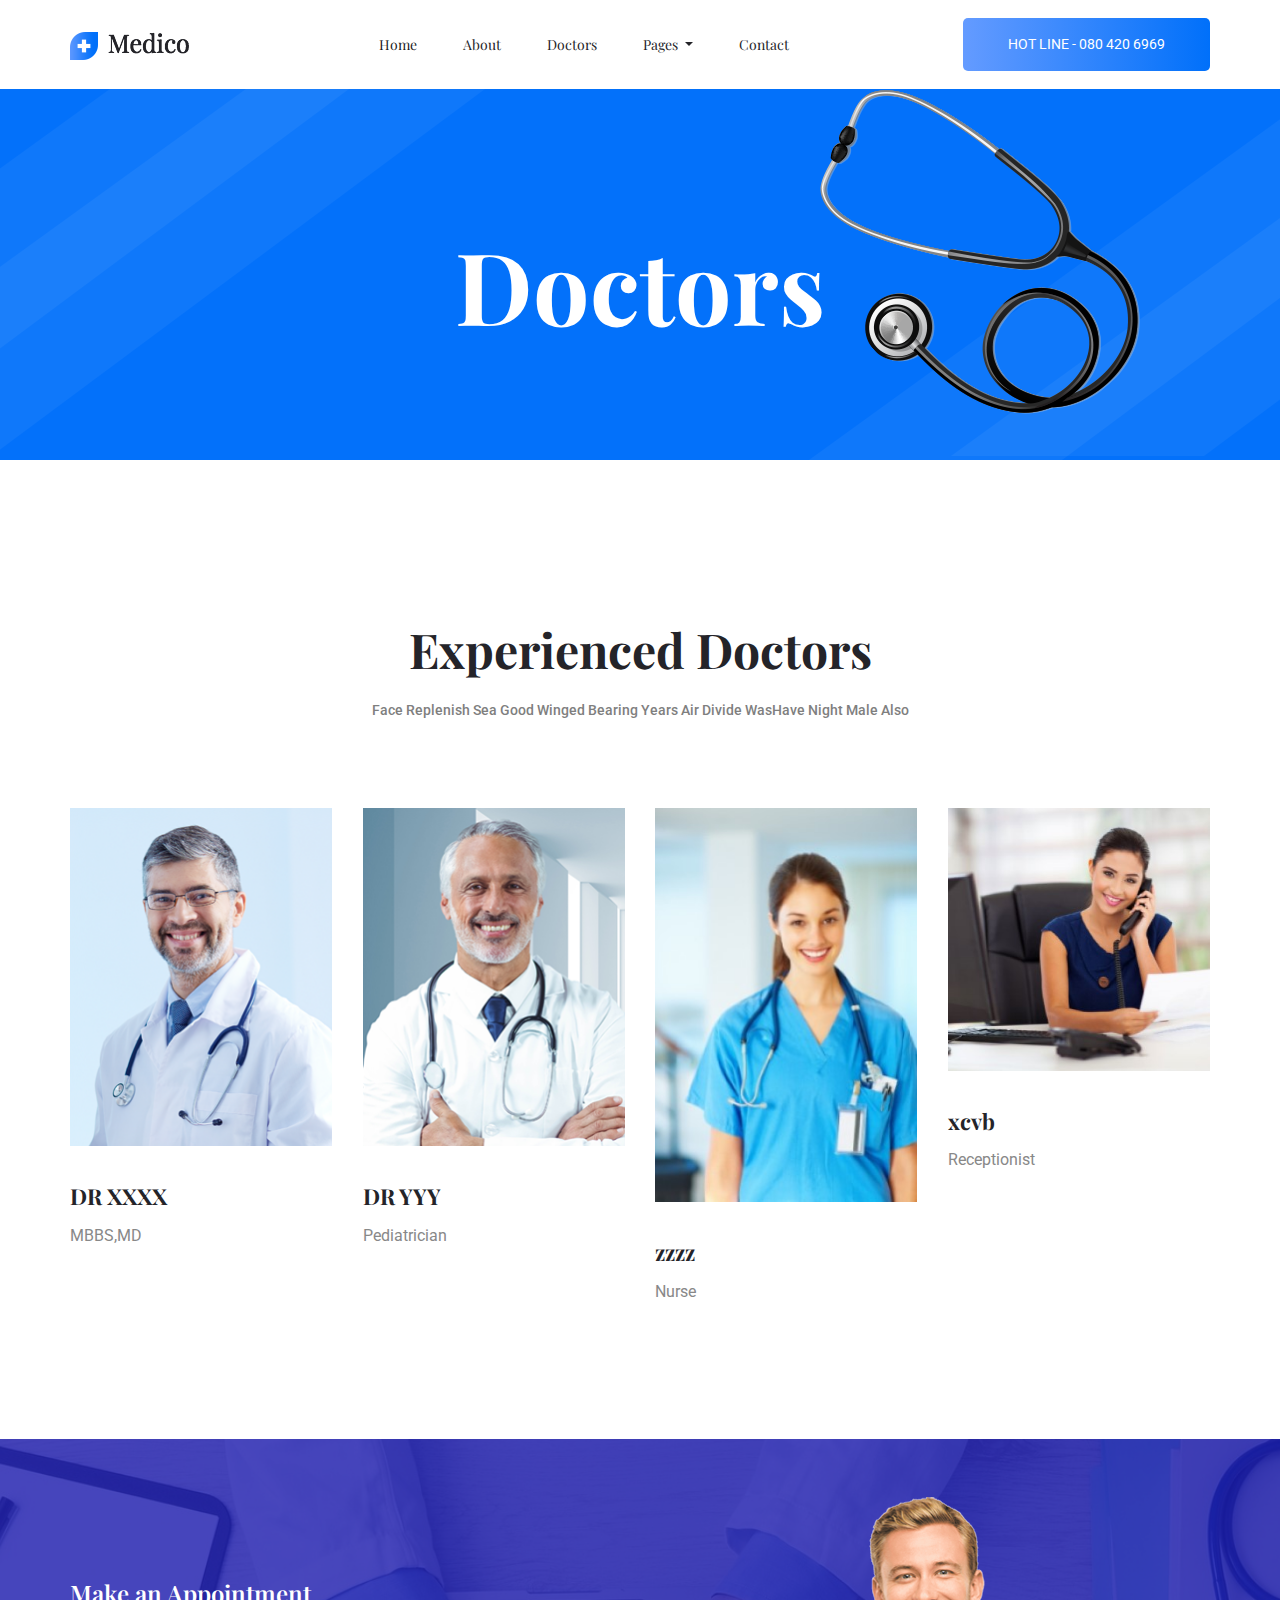
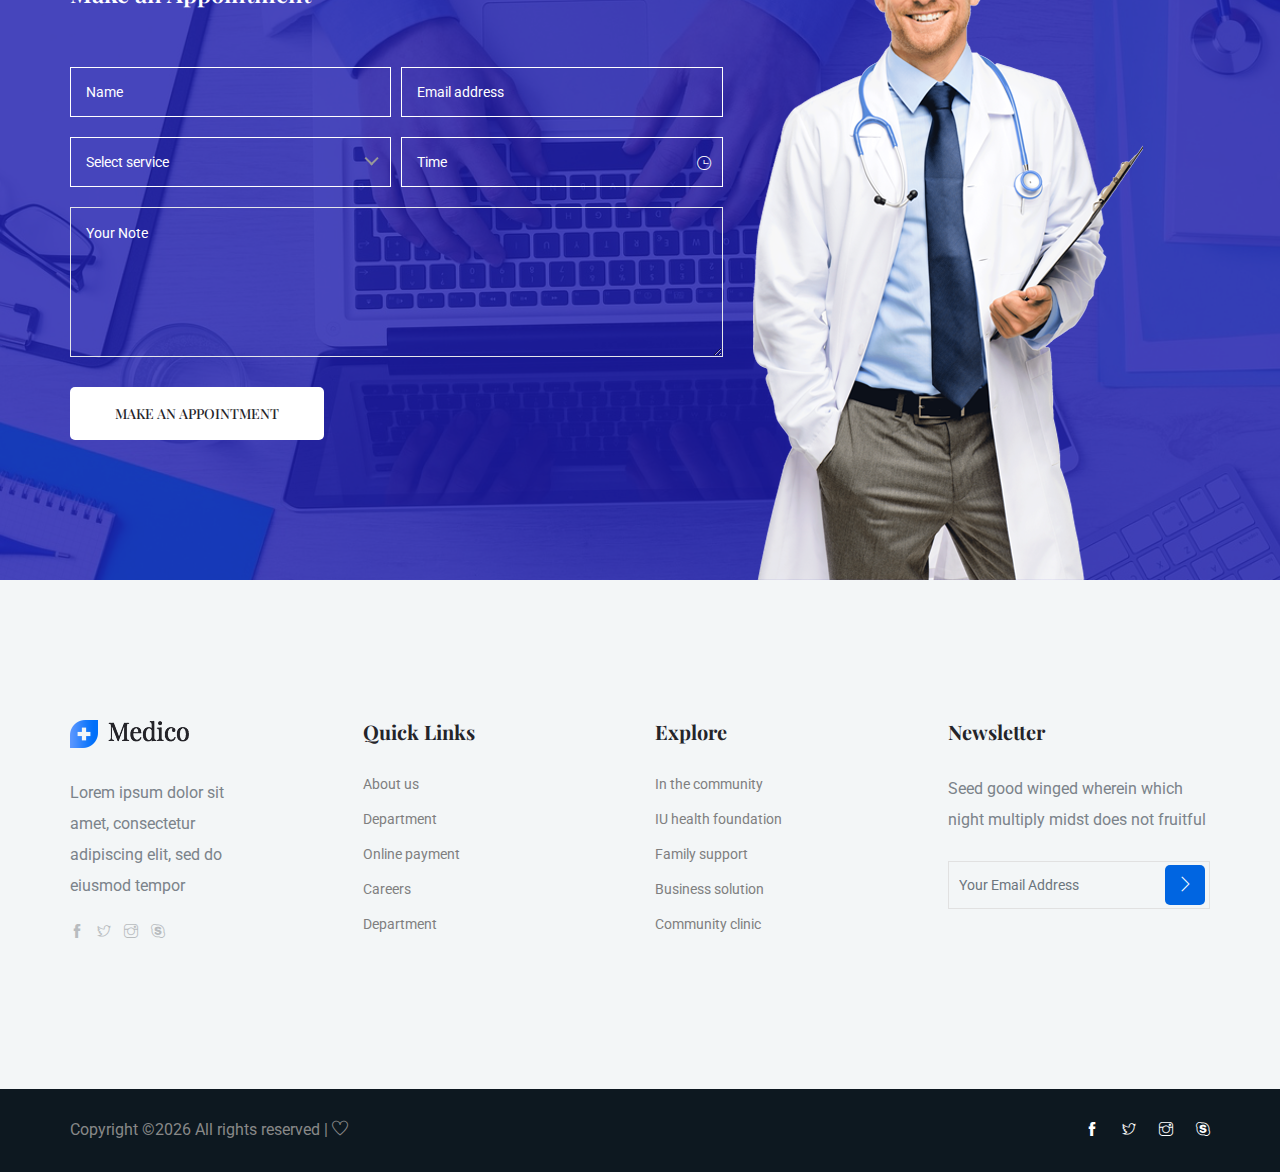
<file: doctor.html>
<!doctype html>
<html lang="en">

<head>
    <!-- Required meta tags -->
    <meta charset="utf-8">
    <meta name="viewport" content="width=device-width, initial-scale=1, shrink-to-fit=no">
    <title>medical</title>
    <link rel="icon" href="img/favicon.png">
    <!-- Bootstrap CSS -->
    <link rel="stylesheet" href="css/bootstrap.min.css">
    <!-- animate CSS -->
    <link rel="stylesheet" href="css/animate.css">
    <!-- owl carousel CSS -->
    <link rel="stylesheet" href="css/owl.carousel.min.css">
    <!-- themify CSS -->
    <link rel="stylesheet" href="css/themify-icons.css">
    <!-- flaticon CSS -->
    <link rel="stylesheet" href="css/flaticon.css">
    <!-- magnific popup CSS -->
    <link rel="stylesheet" href="css/magnific-popup.css">
    <!-- nice select CSS -->
    <link rel="stylesheet" href="css/nice-select.css">
    <!-- swiper CSS -->
    <link rel="stylesheet" href="css/slick.css">
    <!-- style CSS -->
    <link rel="stylesheet" href="css/style.css">
</head>

<body>
    <!--::header part start::-->
    <header class="main_menu">
        <div class="container">
            <div class="row align-items-center">
                <div class="col-lg-12">
                    <nav class="navbar navbar-expand-lg navbar-light">
                        <a class="navbar-brand" href="index.html"> <img src="img/logo.png" alt="logo"> </a>
                        <button class="navbar-toggler" type="button" data-toggle="collapse"
                            data-target="#navbarSupportedContent" aria-controls="navbarSupportedContent"
                            aria-expanded="false" aria-label="Toggle navigation">
                            <span class="navbar-toggler-icon"></span>
                        </button>

                        <div class="collapse navbar-collapse main-menu-item justify-content-center"
                            id="navbarSupportedContent">
                            <ul class="navbar-nav align-items-center">
                                <li class="nav-item active">
                                    <a class="nav-link" href="index.html">Home</a>
                                </li>
                                <li class="nav-item">
                                    <a class="nav-link" href="about.html">about</a>
                                </li>
                                <li class="nav-item">
                                    <a class="nav-link" href="Doctor.html">Doctors</a>
                                </li>

                                <li class="nav-item dropdown">
                                    <a class="nav-link dropdown-toggle" href="blog.html" id="navbarDropdown"
                                        role="button" data-toggle="dropdown" aria-haspopup="true" aria-expanded="false">
                                        Pages
                                    </a>
                                    <div class="dropdown-menu" aria-labelledby="navbarDropdown">
                                        <a class="dropdown-item" href="services.html">services</a>
                                        <a class="dropdown-item" href="dep.html">depertments</a>
                                    </div>
                                </li>

                                <li class="nav-item">
                                    <a class="nav-link" href="contact.html">Contact</a>
                                </li>
                            </ul>
                        </div>
                        <a class="btn_2 d-none d-lg-block" href="#">HOT LINE - 080 420 6969</a>
                    </nav>
                </div>
            </div>
        </div>
    </header>
    <!-- Header part end-->

    <!-- breadcrumb start-->
    <section class="breadcrumb_part breadcrumb_bg">
        <div class="container">
            <div class="row">
                <div class="col-lg-12">
                    <div class="breadcrumb_iner">
                        <div class="breadcrumb_iner_item">
                            <h2>doctors</h2>
                        </div>
                    </div>
                </div>
            </div>
        </div>
    </section>
    <!-- breadcrumb start-->

    <!--::doctor_part start::-->
    <section class="doctor_part single_page_doctor_part">
        <div class="container">
            <div class="row justify-content-center">
                <div class="col-xl-8">
                    <div class="section_tittle text-center">
                        <h2> Experienced Doctors</h2>
                        <p>Face replenish sea good winged bearing years air divide wasHave night male also</p>
                    </div>
                </div>
            </div>
            <div class="row">
                <div class="col-sm-6 col-lg-3">
                    <div class="single_blog_item">
                        <div class="single_blog_img">
                            <img src="img/doctor/doctor_1.png" alt="doctor">
                            <div class="social_icon">
                                <ul>
                                    <li><a href="#"> <i class="ti-facebook"></i> </a></li>
                                    <li><a href="#"> <i class="ti-twitter-alt"></i> </a></li>
                                    <li><a href="#"> <i class="ti-instagram"></i> </a></li>
                                    <li><a href="#"> <i class="ti-skype"></i> </a></li>
                                </ul>
                            </div>
                        </div>
                        <div class="single_text">
                            <div class="single_blog_text">
                                <h3>DR XXXX</h3>
                                <p>MBBS,MD</p>
                            </div>
                        </div>
                    </div>
                </div>
                <div class="col-sm-6 col-lg-3">
                    <div class="single_blog_item">
                        <div class="single_blog_img">
                            <img src="img/doctor/doctor_2.png" alt="doctor">
                            <div class="social_icon">
                                <ul>
                                    <li><a href="#"> <i class="ti-facebook"></i> </a></li>
                                    <li><a href="#"> <i class="ti-twitter-alt"></i> </a></li>
                                    <li><a href="#"> <i class="ti-instagram"></i> </a></li>
                                    <li><a href="#"> <i class="ti-skype"></i> </a></li>
                                </ul>
                            </div>
                        </div>
                        <div class="single_text">
                            <div class="single_blog_text">
                                <h3>DR YYY</h3>
                                <p>Pediatrician</p>
                            </div>
                        </div>
                    </div>
                </div>
                <div class="col-sm-6 col-lg-3">
                    <div class="single_blog_item">
                        <div class="single_blog_img">
                            <img src="img/doctor/nurse.jpg" alt="doctor">
                            <div class="social_icon">
                                <ul>
                                    <li><a href="#"> <i class="ti-facebook"></i> </a></li>
                                    <li><a href="#"> <i class="ti-twitter-alt"></i> </a></li>
                                    <li><a href="#"> <i class="ti-instagram"></i> </a></li>
                                    <li><a href="#"> <i class="ti-skype"></i> </a></li>
                                </ul>
                            </div>
                        </div>
                        <div class="single_text">
                            <div class="single_blog_text">
                                <h3>zzzz</h3>
                                <p>Nurse</p>
                            </div>
                        </div>
                    </div>
                </div>
                <div class="col-sm-6 col-lg-3">
                    <div class="single_blog_item">
                        <div class="single_blog_img">
                            <img src="img/doctor/Receptionist-job.jpg" alt="doctor">
                            <div class="social_icon">
                                <ul>
                                    <li><a href="#"> <i class="ti-facebook"></i> </a></li>
                                    <li><a href="#"> <i class="ti-twitter-alt"></i> </a></li>
                                    <li><a href="#"> <i class="ti-instagram"></i> </a></li>
                                    <li><a href="#"> <i class="ti-skype"></i> </a></li>
                                </ul>
                            </div>
                        </div>
                        <div class="single_text">
                            <div class="single_blog_text">
                                <h3>xcvb</h3>
                                <p>Receptionist</p>
                            </div>
                        </div>
                    </div>
               </div>
            </div>
        </div>
    </section>
    <!--::doctor_part end::-->

    <!--::regervation_part start::-->
    <section class="regervation_part section_padding">
        <div class="container">
            <div class="row align-items-center regervation_content">
                <div class="col-lg-7">
                    <div class="regervation_part_iner">
                        <form>
                            <h2>Make an Appointment</h2>
                            <div class="form-row">
                                <div class="form-group col-md-6">
                                    <input type="email" class="form-control" id="inputEmail4" placeholder="Name">
                                </div>
                                <div class="form-group col-md-6">
                                    <input type="password" class="form-control" id="inputPassword4"
                                        placeholder="Email address">
                                </div>
                                <div class="form-group col-md-6">
                                    <select class="form-control" id="Select">
                                        <option value="1" selected>Select service</option>
                                        <option value="2">Name of service</option>
                                        <option value="3">Name of service</option>
                                        <option value="4">Name of service</option>
                                        <option value="5">Name of service</option>
                                    </select>
                                </div>
                                <div class="form-group time_icon col-md-6">
                                    <select class="form-control" id="Select2">
                                        <option value="" selected>Time</option>
                                        <option value="1">8 AM TO 10AM</option>
                                        <option value="1">10 AM TO 12PM</option>
                                        <option value="1">12PM TO 2PM</option>
                                        <option value="1">2PM TO 4PM</option>
                                        <option value="1">4PM TO 6PM</option>
                                        <option value="1">6PM TO 8PM</option>
                                        <option value="1">4PM TO 10PM</option>
                                        <option value="1">10PM TO 12PM</option>
                                    </select>
                                </div>
                                <div class="form-group col-md-12">
                                    <textarea class="form-control" id="Textarea" rows="4"
                                        placeholder="Your Note "></textarea>
                                </div>
                            </div>
                            <div class="regerv_btn">
                                <a href="#" class="btn_2">Make an Appointment</a>
                            </div>
                        </form>
                    </div>
                </div>
                <div class="col-lg-5 col-md-6">
                    <div class="reservation_img">
                        <img src="img/reservation.png" alt="" class="reservation_img_iner">
                    </div>
                </div>
            </div>
        </div>
    </section>
    <!--::regervation_part end::-->

    <!-- footer part start-->
    <footer class="footer-area">
        <div class="footer section_padding">
            <div class="container">
                <div class="row justify-content-between">
                    <div class="col-xl-2 col-md-4 col-sm-6 single-footer-widget">
                        <a href="#" class="footer_logo"> <img src="img/logo.png" alt="#"> </a>
                        <p>Lorem ipsum dolor sit amet, consectetur adipiscing elit, sed do eiusmod tempor </p>
                        <div class="social_logo">
                            <a href="#"><i class="ti-facebook"></i></a>
                            <a href="#"> <i class="ti-twitter"></i> </a>
                            <a href="#"><i class="ti-instagram"></i></a>
                            <a href="#"><i class="ti-skype"></i></a>
                        </div>
                    </div>
                    <div class="col-xl-2 col-sm-6 col-md-4 single-footer-widget">
                        <h4>Quick Links</h4>
                        <ul>
                            <li><a href="#">About us</a></li>
                            <li><a href="#">Department</a></li>
                            <li><a href="#"> Online payment</a></li>
                            <li><a href="#">Careers</a></li>
                            <li><a href="#">Department</a></li>
                        </ul>
                    </div>
                    <div class="col-xl-2 col-sm-6 col-md-4 single-footer-widget">
                        <h4>Explore</h4>
                        <ul>
                            <li><a href="#">In the community</a></li>
                            <li><a href="#">IU health foundation</a></li>
                            <li><a href="#">Family support </a></li>
                            <li><a href="#">Business solution</a></li>
                            <li><a href="#">Community clinic</a></li>
                        </ul>
                    </div>
                
                    <div class="col-xl-3 col-sm-6 col-md-6 single-footer-widget">
                        <h4>Newsletter</h4>
                        <p>Seed good winged wherein which night multiply
                            midst does not fruitful</p>
                        <div class="form-wrap" id="mc_embed_signup">
                            <form target="_blank"
                                action="https://spondonit.us12.list-manage.com/subscribe/post?u=1462626880ade1ac87bd9c93a&amp;id=92a4423d01"
                                method="get" class="form-inline">
                                <input class="form-control" name="EMAIL" placeholder="Your Email Address"
                                    onfocus="this.placeholder = ''" onblur="this.placeholder = 'Your Email Address '"
                                    required="" type="email">
                                <button class="click-btn btn btn-default text-uppercase"> <i class="ti-angle-right"></i>
                                </button>
                                <div style="position: absolute; left: -5000px;">
                                    <input name="b_36c4fd991d266f23781ded980_aefe40901a" tabindex="-1" value=""
                                        type="text">
                                </div>

                                <div class="info"></div>
                            </form>
                        </div>
                    </div>
                </div>
            </div>
        </div>

        <div class="copyright_part">
            <div class="container">
                <div class="row align-items-center">
                    <p class="footer-text m-0 col-lg-8 col-md-12"><!-- Link back to Colorlib can't be removed. Template is licensed under CC BY 3.0. -->
Copyright &copy;<script>document.write(new Date().getFullYear());</script> All rights reserved | <i class="ti-heart" aria-hidden="true"></i>
</p>
                    <div class="col-lg-4 col-md-12 text-center text-lg-right footer-social">
                        <a href="#"><i class="ti-facebook"></i></a>
                        <a href="#"> <i class="ti-twitter"></i> </a>
                        <a href="#"><i class="ti-instagram"></i></a>
                        <a href="#"><i class="ti-skype"></i></a>
                    </div>
                </div>
            </div>
        </div>
    </footer>

    <!-- footer part end-->

    <!-- jquery plugins here-->

    <script src="js/jquery-1.12.1.min.js"></script>
    <!-- popper js -->
    <script src="js/popper.min.js"></script>
    <!-- bootstrap js -->
    <script src="js/bootstrap.min.js"></script>
    <!-- owl carousel js -->
    <script src="js/owl.carousel.min.js"></script>
    <script src="js/jquery.nice-select.min.js"></script>
    <!-- contact js -->
    <script src="js/jquery.ajaxchimp.min.js"></script>
    <script src="js/jquery.form.js"></script>
    <script src="js/jquery.validate.min.js"></script>
    <script src="js/mail-script.js"></script>
    <script src="js/contact.js"></script>
    <!-- custom js -->
    <script src="js/custom.js"></script>
</body>

</html>
</file>
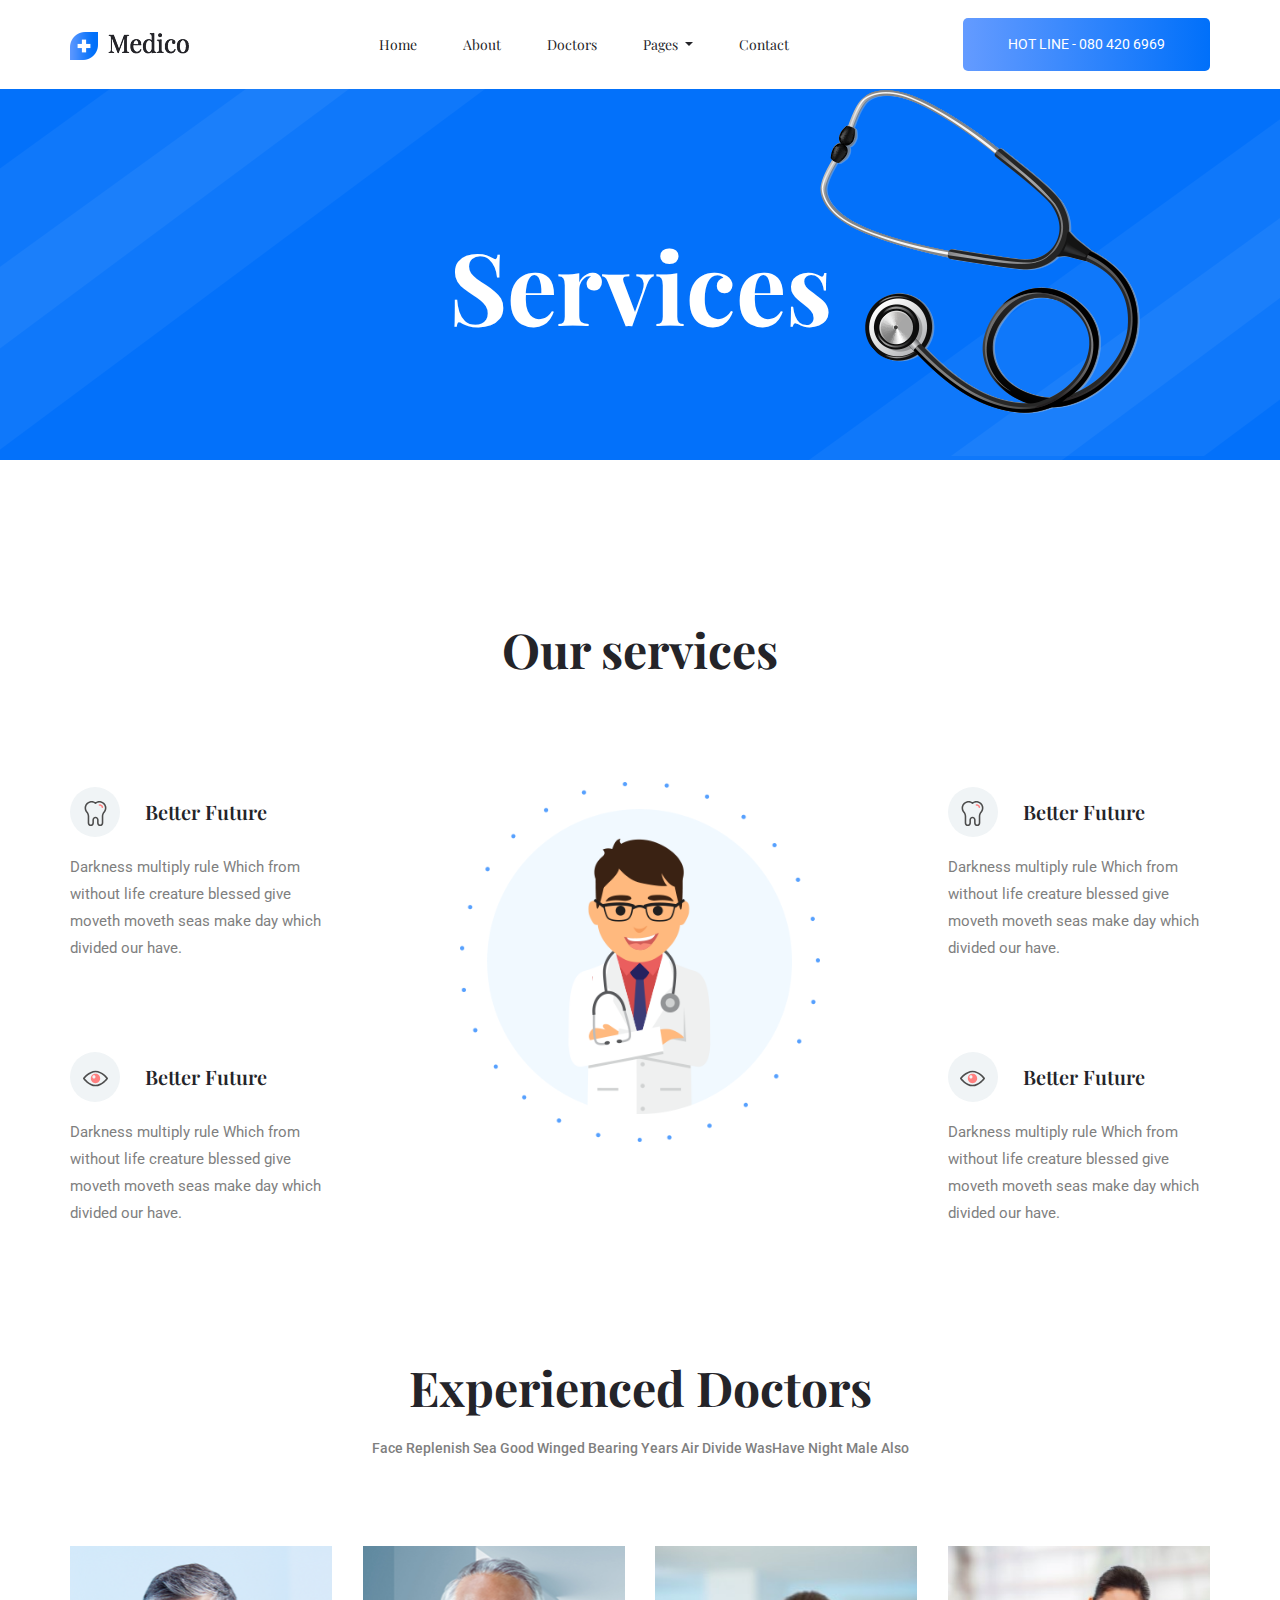
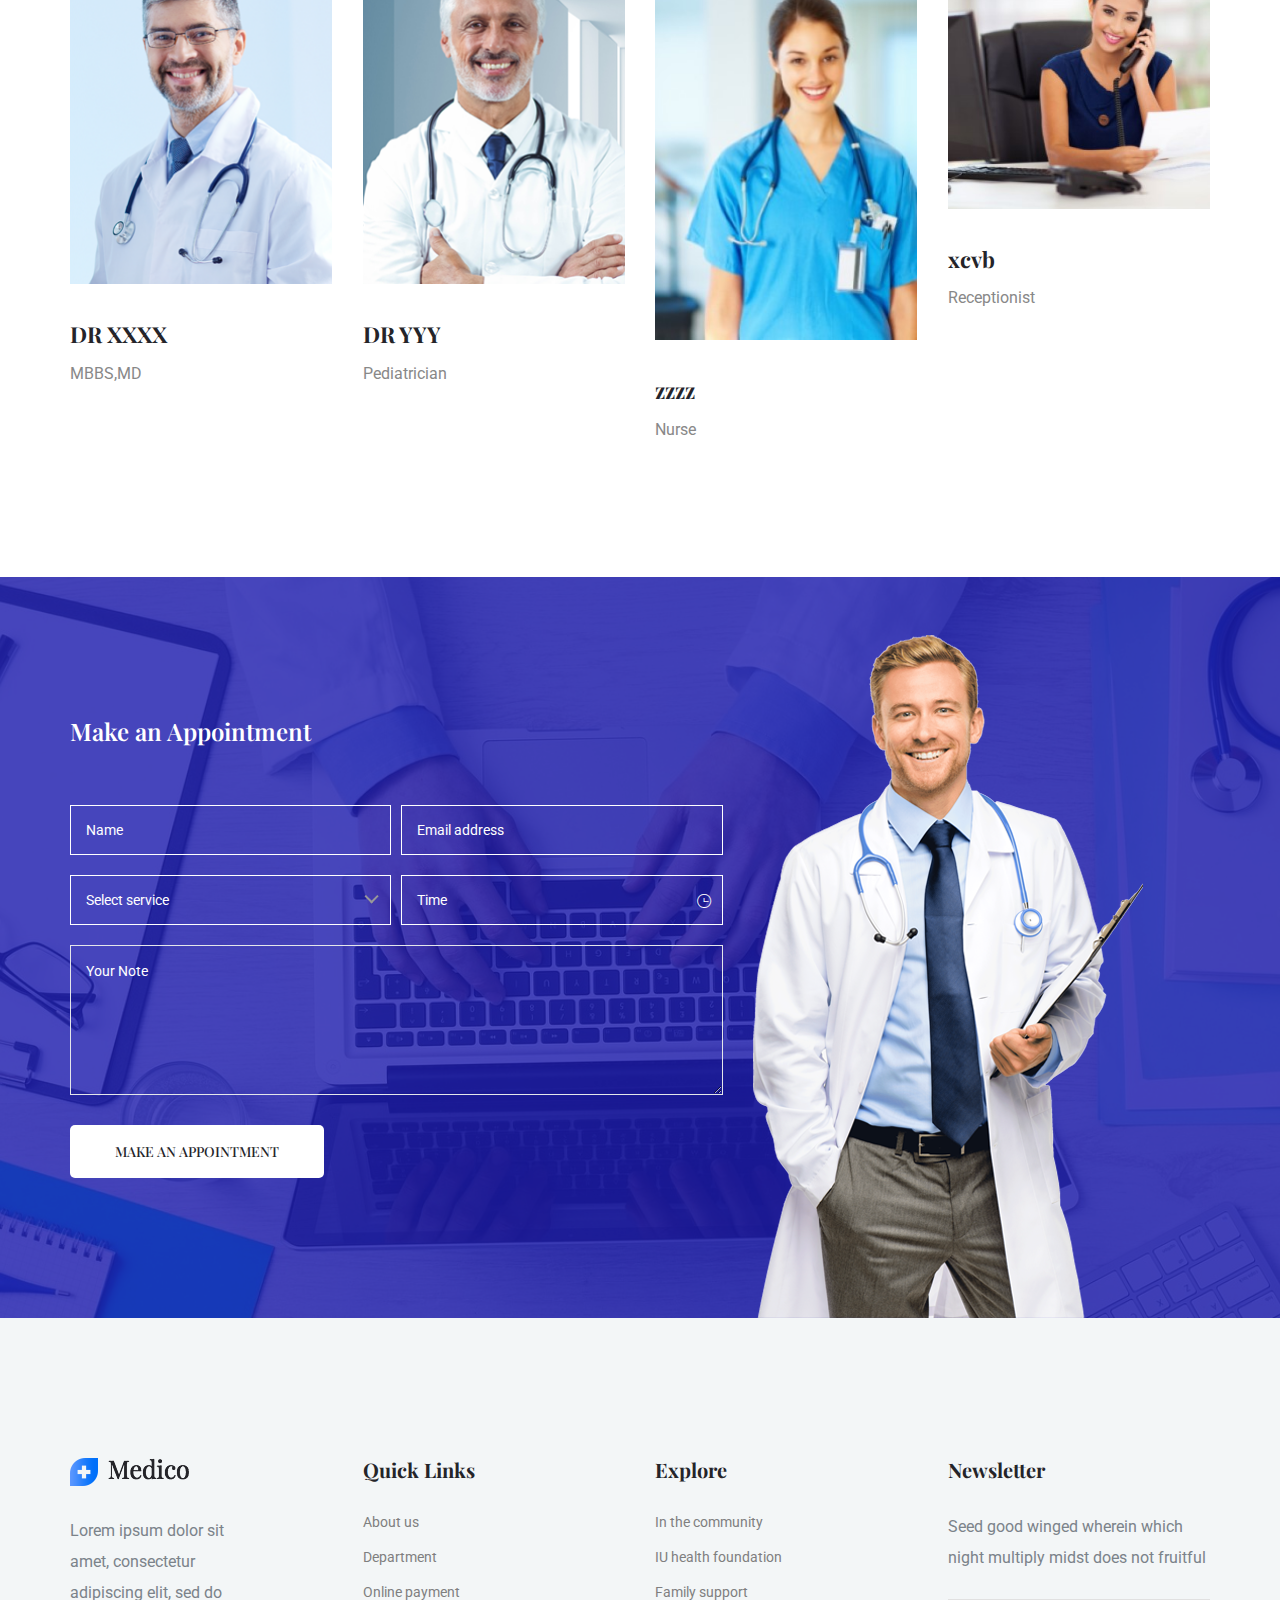
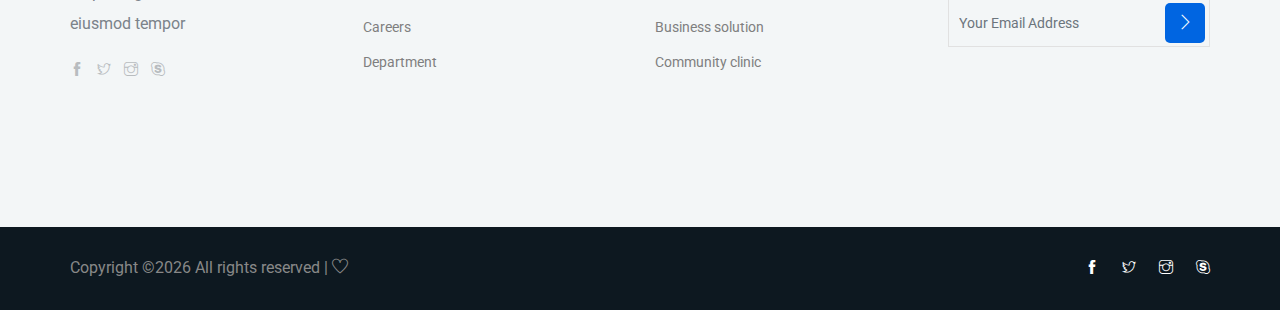
<file: services.html>
<!doctype html>
<html lang="en">

<head>
    <!-- Required meta tags -->
    <meta charset="utf-8">
    <meta name="viewport" content="width=device-width, initial-scale=1, shrink-to-fit=no">
    <title>medical</title>
    <link rel="icon" href="img/favicon.png">
    <!-- Bootstrap CSS -->
    <link rel="stylesheet" href="css/bootstrap.min.css">
    <!-- animate CSS -->
    <link rel="stylesheet" href="css/animate.css">
    <!-- owl carousel CSS -->
    <link rel="stylesheet" href="css/owl.carousel.min.css">
    <!-- themify CSS -->
    <link rel="stylesheet" href="css/themify-icons.css">
    <!-- flaticon CSS -->
    <link rel="stylesheet" href="css/flaticon.css">
    <!-- magnific popup CSS -->
    <link rel="stylesheet" href="css/magnific-popup.css">
    <!-- nice select CSS -->
    <link rel="stylesheet" href="css/nice-select.css">
    <!-- swiper CSS -->
    <link rel="stylesheet" href="css/slick.css">
    <!-- style CSS -->
    <link rel="stylesheet" href="css/style.css">
</head>

<body>

     <!-- jquery plugins here-->

     <script src="js/jquery-1.12.1.min.js"></script>
     <!-- popper js -->
     <script src="js/popper.min.js"></script>
     <!-- bootstrap js -->
     <script src="js/bootstrap.min.js"></script>
     <!-- owl carousel js -->
     <script src="js/owl.carousel.min.js"></script>
     <script src="js/jquery.nice-select.min.js"></script>
     <!-- contact js -->
     <script src="js/jquery.ajaxchimp.min.js"></script>
     <script src="js/jquery.form.js"></script>
     <script src="js/jquery.validate.min.js"></script>
     <script src="js/mail-script.js"></script>
     <script src="js/contact.js"></script>
     <!-- custom js -->
     <script src="js/custom.js"></script>

    <!--::header part start::-->
    <header class="main_menu">
        <div class="container">
            <div class="row align-items-center">
                <div class="col-lg-12">
                    <nav class="navbar navbar-expand-lg navbar-light">
                        <a class="navbar-brand" href="index.html"> <img src="img/logo.png" alt="logo"> </a>
                        <button class="navbar-toggler" type="button" data-toggle="collapse"
                            data-target="#navbarSupportedContent" aria-controls="navbarSupportedContent"
                            aria-expanded="false" aria-label="Toggle navigation">
                            <span class="navbar-toggler-icon"></span>
                        </button>

                        <div class="collapse navbar-collapse main-menu-item justify-content-center"
                            id="navbarSupportedContent">
                            <ul class="navbar-nav align-items-center">
                                <li class="nav-item active">
                                    <a class="nav-link" href="index.html">Home</a>
                                </li>
                                <li class="nav-item">
                                    <a class="nav-link" href="about.html">about</a>
                                </li>
                                <li class="nav-item">
                                    <a class="nav-link" href="Doctor.html">Doctors</a>
                                </li>

                                <li class="nav-item dropdown">
                                    <a class="nav-link dropdown-toggle" href="blog.html" id="navbarDropdown"
                                        role="button" data-toggle="dropdown" aria-haspopup="true" aria-expanded="false">
                                        Pages
                                    </a>
                                    <div class="dropdown-menu" aria-labelledby="navbarDropdown">
                                        <a class="dropdown-item" href="services.html">services</a>
                                        <a class="dropdown-item" href="dep.html">depertments</a>
                                    </div>
                                </li>
                                <li class="nav-item">
                                    <a class="nav-link" href="contact.html">Contact</a>
                                </li>
                            </ul>
                        </div>
                        <a class="btn_2 d-none d-lg-block" href="#">HOT LINE - 080 420 6969</a>
                    </nav>
                </div>
            </div>
        </div>
    </header>
    <!-- Header part end-->

     <!-- breadcrumb start-->
     <section class="breadcrumb_part breadcrumb_bg">
        <div class="container">
            <div class="row">
                <div class="col-lg-12">
                    <div class="breadcrumb_iner">
                        <div class="breadcrumb_iner_item">
                            <h2>services</h2>
                        </div>
                    </div>
                </div>
            </div>
        </div>
    </section>
    <!-- breadcrumb start-->

    <!-- feature_part start-->
    <section class="feature_part single_feature_page">
        <div class="container">
            <div class="row justify-content-center">
                <div class="col-xl-8">
                    <div class="section_tittle text-center">
                        <h2>Our services</h2>
                    </div>
                </div>
            </div>
            <div class="row justify-content-between align-items-center">
                <div class="col-lg-3 col-sm-12">
                    <div class="single_feature">
                        <div class="single_feature_part">
                            <span class="single_feature_icon"><img src="img/icon/feature_1.svg" alt=""></span>
                            <h4>Better Future</h4>
                            <p>Darkness multiply rule Which from without life creature blessed
                                give moveth moveth seas make day which divided our have.</p>
                        </div>
                    </div>
                    <div class="single_feature">
                        <div class="single_feature_part">
                            <span class="single_feature_icon"><img src="img/icon/feature_2.svg" alt=""></span>
                            <h4>Better Future</h4>
                            <p>Darkness multiply rule Which from without life creature blessed
                                give moveth moveth seas make day which divided our have.</p>
                        </div>
                    </div>
                </div>
                <div class="col-lg-4 col-sm-12">
                        <div class="single_feature_img">
                            <img src="img/service.png" alt="">
                        </div>
                </div>
                <div class="col-lg-3 col-sm-12">
                    <div class="single_feature">
                        <div class="single_feature_part">
                            <span class="single_feature_icon"><img src="img/icon/feature_1.svg" alt=""></span>
                            <h4>Better Future</h4>
                            <p>Darkness multiply rule Which from without life creature blessed
                                give moveth moveth seas make day which divided our have.</p>
                        </div>
                    </div>
                    <div class="single_feature">
                        <div class="single_feature_part">
                            <span class="single_feature_icon"><img src="img/icon/feature_2.svg" alt=""></span>
                            <h4>Better Future</h4>
                            <p>Darkness multiply rule Which from without life creature blessed
                                give moveth moveth seas make day which divided our have.</p>
                        </div>
                    </div>
                </div>
            </div>
        </div>
    </section>
    <!-- feature_part start-->

    <!--::doctor_part start::-->
    <section class="doctor_part section_padding">
        <div class="container">
            <div class="row justify-content-center">
                <div class="col-xl-8">
                    <div class="section_tittle text-center">
                        <h2> Experienced Doctors</h2>
                        <p>Face replenish sea good winged bearing years air divide wasHave night male also</p>
                    </div>
                </div>
            </div>
            <div class="row">
                <div class="col-sm-6 col-lg-3">
                    <div class="single_blog_item">
                        <div class="single_blog_img">
                            <img src="img/doctor/doctor_1.png" alt="doctor">
                            <div class="social_icon">
                                <ul>
                                    <li><a href="#"> <i class="ti-facebook"></i> </a></li>
                                    <li><a href="#"> <i class="ti-twitter-alt"></i> </a></li>
                                    <li><a href="#"> <i class="ti-instagram"></i> </a></li>
                                    <li><a href="#"> <i class="ti-skype"></i> </a></li>
                                </ul>
                            </div>
                        </div>
                        <div class="single_text">
                            <div class="single_blog_text">
                                <h3>DR XXXX</h3>
                                <p>MBBS,MD</p>
                            </div>
                        </div>
                    </div>
                </div>
                <div class="col-sm-6 col-lg-3">
                    <div class="single_blog_item">
                        <div class="single_blog_img">
                            <img src="img/doctor/doctor_2.png" alt="doctor">
                            <div class="social_icon">
                                <ul>
                                    <li><a href="#"> <i class="ti-facebook"></i> </a></li>
                                    <li><a href="#"> <i class="ti-twitter-alt"></i> </a></li>
                                    <li><a href="#"> <i class="ti-instagram"></i> </a></li>
                                    <li><a href="#"> <i class="ti-skype"></i> </a></li>
                                </ul>
                            </div>
                        </div>
                        <div class="single_text">
                            <div class="single_blog_text">
                                <h3>DR YYY</h3>
                                <p>Pediatrician</p>
                            </div>
                        </div>
                    </div>
                </div>
                <div class="col-sm-6 col-lg-3">
                    <div class="single_blog_item">
                        <div class="single_blog_img">
                            <img src="img/doctor/nurse.jpg" alt="doctor">
                            <div class="social_icon">
                                <ul>
                                    <li><a href="#"> <i class="ti-facebook"></i> </a></li>
                                    <li><a href="#"> <i class="ti-twitter-alt"></i> </a></li>
                                    <li><a href="#"> <i class="ti-instagram"></i> </a></li>
                                    <li><a href="#"> <i class="ti-skype"></i> </a></li>
                                </ul>
                            </div>
                        </div>
                        <div class="single_text">
                            <div class="single_blog_text">
                                <h3>zzzz</h3>
                                <p>Nurse</p>
                            </div>
                        </div>
                    </div>
                </div>
                <div class="col-sm-6 col-lg-3">
                    <div class="single_blog_item">
                        <div class="single_blog_img">
                            <img src="img/doctor/Receptionist-job.jpg" alt="doctor">
                            <div class="social_icon">
                                <ul>
                                    <li><a href="#"> <i class="ti-facebook"></i> </a></li>
                                    <li><a href="#"> <i class="ti-twitter-alt"></i> </a></li>
                                    <li><a href="#"> <i class="ti-instagram"></i> </a></li>
                                    <li><a href="#"> <i class="ti-skype"></i> </a></li>
                                </ul>
                            </div>
                        </div>
                        <div class="single_text">
                            <div class="single_blog_text">
                                <h3>xcvb</h3>
                                <p>Receptionist</p>
                            </div>
                        </div>
                    </div>
                </div>
            </div>  
        </div>
    </section>
    <!--::doctor_part end::-->

    <!--::regervation_part start::-->
    <section class="regervation_part section_padding">
        <div class="container">
            <div class="row align-items-center regervation_content">
                <div class="col-lg-7">
                    <div class="regervation_part_iner">
                        <form>
                            <h2>Make an Appointment</h2>
                            <div class="form-row">
                                <div class="form-group col-md-6">
                                    <input type="email" class="form-control" id="inputEmail4" placeholder="Name">
                                </div>
                                <div class="form-group col-md-6">
                                    <input type="password" class="form-control" id="inputPassword4"
                                        placeholder="Email address">
                                </div>
                                <div class="form-group col-md-6">
                                    <select class="form-control" id="Select">
                                        <option value="1" selected>Select service</option>
                                        <option value="2">Name of service</option>
                                        <option value="3">Name of service</option>
                                        <option value="4">Name of service</option>
                                        <option value="5">Name of service</option>
                                    </select>
                                </div>
                                <div class="form-group time_icon col-md-6">
                                    <select class="form-control" id="Select2">
                                        <option value="" selected>Time</option>
                                        <option value="1">8 AM TO 10AM</option>
                                        <option value="1">10 AM TO 12PM</option>
                                        <option value="1">12PM TO 2PM</option>
                                        <option value="1">2PM TO 4PM</option>
                                        <option value="1">4PM TO 6PM</option>
                                        <option value="1">6PM TO 8PM</option>
                                        <option value="1">4PM TO 10PM</option>
                                        <option value="1">10PM TO 12PM</option>
                                    </select>
                                </div>
                                <div class="form-group col-md-12">
                                    <textarea class="form-control" id="Textarea" rows="4"
                                        placeholder="Your Note "></textarea>
                                </div>
                            </div>
                            <div class="regerv_btn">
                                <a href="#" class="btn_2">Make an Appointment</a>
                            </div>
                        </form>
                    </div>
                </div>
                <div class="col-lg-5 col-md-6">
                    <div class="reservation_img">
                        <img src="img/reservation.png" alt="" class="reservation_img_iner">
                    </div>
                </div>
            </div>
        </div>
    </section>
    <!--::regervation_part end::-->

    <!-- footer part start-->
    <footer class="footer-area">
        <div class="footer section_padding">
            <div class="container">
                <div class="row justify-content-between">
                    <div class="col-xl-2 col-md-4 col-sm-6 single-footer-widget">
                        <a href="#" class="footer_logo"> <img src="img/logo.png" alt="#"> </a>
                        <p>Lorem ipsum dolor sit amet, consectetur adipiscing elit, sed do eiusmod tempor </p>
                        <div class="social_logo">
                            <a href="#"><i class="ti-facebook"></i></a>
                            <a href="#"> <i class="ti-twitter"></i> </a>
                            <a href="#"><i class="ti-instagram"></i></a>
                            <a href="#"><i class="ti-skype"></i></a>
                        </div>
                    </div>
                    <div class="col-xl-2 col-sm-6 col-md-4 single-footer-widget">
                        <h4>Quick Links</h4>
                        <ul>
                            <li><a href="#">About us</a></li>
                            <li><a href="#">Department</a></li>
                            <li><a href="#"> Online payment</a></li>
                            <li><a href="#">Careers</a></li>
                            <li><a href="#">Department</a></li>
                        </ul>
                    </div>
                    <div class="col-xl-2 col-sm-6 col-md-4 single-footer-widget">
                        <h4>Explore</h4>
                        <ul>
                            <li><a href="#">In the community</a></li>
                            <li><a href="#">IU health foundation</a></li>
                            <li><a href="#">Family support </a></li>
                            <li><a href="#">Business solution</a></li>
                            <li><a href="#">Community clinic</a></li>
                        </ul>
                    </div>
                    <div class="col-xl-3 col-sm-6 col-md-6 single-footer-widget">
                        <h4>Newsletter</h4>
                        <p>Seed good winged wherein which night multiply
                            midst does not fruitful</p>
                        <div class="form-wrap" id="mc_embed_signup">
                            <form target="_blank"
                                action="https://spondonit.us12.list-manage.com/subscribe/post?u=1462626880ade1ac87bd9c93a&amp;id=92a4423d01"
                                method="get" class="form-inline">
                                <input class="form-control" name="EMAIL" placeholder="Your Email Address"
                                    onfocus="this.placeholder = ''" onblur="this.placeholder = 'Your Email Address '"
                                    required="" type="email">
                                <button class="click-btn btn btn-default text-uppercase"> <i class="ti-angle-right"></i>
                                </button>
                                <div style="position: absolute; left: -5000px;">
                                    <input name="b_36c4fd991d266f23781ded980_aefe40901a" tabindex="-1" value=""
                                        type="text">
                                </div>

                                <div class="info"></div>
                            </form>
                        </div>
                    </div>
                </div>
            </div>
        </div>

        <div class="copyright_part">
            <div class="container">
                <div class="row align-items-center">
                    <p class="footer-text m-0 col-lg-8 col-md-12"><!-- Link back to Colorlib can't be removed. Template is licensed under CC BY 3.0. -->
Copyright &copy;<script>document.write(new Date().getFullYear());</script> All rights reserved | <i class="ti-heart" aria-hidden="true"></i>
</p>
                    <div class="col-lg-4 col-md-12 text-center text-lg-right footer-social">
                        <a href="#"><i class="ti-facebook"></i></a>
                        <a href="#"> <i class="ti-twitter"></i> </a>
                        <a href="#"><i class="ti-instagram"></i></a>
                        <a href="#"><i class="ti-skype"></i></a>
                    </div>
                </div>
            </div>
        </div>
    </footer>

    <!-- footer part end-->

   
</body>

</html>
</file>
<file: css/themify-icons.css>
@font-face {
	font-family: 'themify';
	src:url('../fonts/themify.eot?-fvbane');
	src:url('../fonts/themify.eot?#iefix-fvbane') format('embedded-opentype'),
		url('../fonts/themify.woff?-fvbane') format('woff'),
		url('../fonts/themify.ttf?-fvbane') format('truetype'),
		url('../fonts/themify.svg?-fvbane#themify') format('svg');
	font-weight: normal;
	font-style: normal;
}

[class^="ti-"], [class*=" ti-"] {
	font-family: 'themify';
	speak: none;
	font-style: normal;
	font-weight: normal;
	font-variant: normal;
	text-transform: none;
	line-height: 1;

	/* Better Font Rendering =========== */
	-webkit-font-smoothing: antialiased;
	-moz-osx-font-smoothing: grayscale;
}

.ti-wand:before {
	content: "\e600";
}
.ti-volume:before {
	content: "\e601";
}
.ti-user:before {
	content: "\e602";
}
.ti-unlock:before {
	content: "\e603";
}
.ti-unlink:before {
	content: "\e604";
}
.ti-trash:before {
	content: "\e605";
}
.ti-thought:before {
	content: "\e606";
}
.ti-target:before {
	content: "\e607";
}
.ti-tag:before {
	content: "\e608";
}
.ti-tablet:before {
	content: "\e609";
}
.ti-star:before {
	content: "\e60a";
}
.ti-spray:before {
	content: "\e60b";
}
.ti-signal:before {
	content: "\e60c";
}
.ti-shopping-cart:before {
	content: "\e60d";
}
.ti-shopping-cart-full:before {
	content: "\e60e";
}
.ti-settings:before {
	content: "\e60f";
}
.ti-search:before {
	content: "\e610";
}
.ti-zoom-in:before {
	content: "\e611";
}
.ti-zoom-out:before {
	content: "\e612";
}
.ti-cut:before {
	content: "\e613";
}
.ti-ruler:before {
	content: "\e614";
}
.ti-ruler-pencil:before {
	content: "\e615";
}
.ti-ruler-alt:before {
	content: "\e616";
}
.ti-bookmark:before {
	content: "\e617";
}
.ti-bookmark-alt:before {
	content: "\e618";
}
.ti-reload:before {
	content: "\e619";
}
.ti-plus:before {
	content: "\e61a";
}
.ti-pin:before {
	content: "\e61b";
}
.ti-pencil:before {
	content: "\e61c";
}
.ti-pencil-alt:before {
	content: "\e61d";
}
.ti-paint-roller:before {
	content: "\e61e";
}
.ti-paint-bucket:before {
	content: "\e61f";
}
.ti-na:before {
	content: "\e620";
}
.ti-mobile:before {
	content: "\e621";
}
.ti-minus:before {
	content: "\e622";
}
.ti-medall:before {
	content: "\e623";
}
.ti-medall-alt:before {
	content: "\e624";
}
.ti-marker:before {
	content: "\e625";
}
.ti-marker-alt:before {
	content: "\e626";
}
.ti-arrow-up:before {
	content: "\e627";
}
.ti-arrow-right:before {
	content: "\e628";
}
.ti-arrow-left:before {
	content: "\e629";
}
.ti-arrow-down:before {
	content: "\e62a";
}
.ti-lock:before {
	content: "\e62b";
}
.ti-location-arrow:before {
	content: "\e62c";
}
.ti-link:before {
	content: "\e62d";
}
.ti-layout:before {
	content: "\e62e";
}
.ti-layers:before {
	content: "\e62f";
}
.ti-layers-alt:before {
	content: "\e630";
}
.ti-key:before {
	content: "\e631";
}
.ti-import:before {
	content: "\e632";
}
.ti-image:before {
	content: "\e633";
}
.ti-heart:before {
	content: "\e634";
}
.ti-heart-broken:before {
	content: "\e635";
}
.ti-hand-stop:before {
	content: "\e636";
}
.ti-hand-open:before {
	content: "\e637";
}
.ti-hand-drag:before {
	content: "\e638";
}
.ti-folder:before {
	content: "\e639";
}
.ti-flag:before {
	content: "\e63a";
}
.ti-flag-alt:before {
	content: "\e63b";
}
.ti-flag-alt-2:before {
	content: "\e63c";
}
.ti-eye:before {
	content: "\e63d";
}
.ti-export:before {
	content: "\e63e";
}
.ti-exchange-vertical:before {
	content: "\e63f";
}
.ti-desktop:before {
	content: "\e640";
}
.ti-cup:before {
	content: "\e641";
}
.ti-crown:before {
	content: "\e642";
}
.ti-comments:before {
	content: "\e643";
}
.ti-comment:before {
	content: "\e644";
}
.ti-comment-alt:before {
	content: "\e645";
}
.ti-close:before {
	content: "\e646";
}
.ti-clip:before {
	content: "\e647";
}
.ti-angle-up:before {
	content: "\e648";
}
.ti-angle-right:before {
	content: "\e649";
}
.ti-angle-left:before {
	content: "\e64a";
}
.ti-angle-down:before {
	content: "\e64b";
}
.ti-check:before {
	content: "\e64c";
}
.ti-check-box:before {
	content: "\e64d";
}
.ti-camera:before {
	content: "\e64e";
}
.ti-announcement:before {
	content: "\e64f";
}
.ti-brush:before {
	content: "\e650";
}
.ti-briefcase:before {
	content: "\e651";
}
.ti-bolt:before {
	content: "\e652";
}
.ti-bolt-alt:before {
	content: "\e653";
}
.ti-blackboard:before {
	content: "\e654";
}
.ti-bag:before {
	content: "\e655";
}
.ti-move:before {
	content: "\e656";
}
.ti-arrows-vertical:before {
	content: "\e657";
}
.ti-arrows-horizontal:before {
	content: "\e658";
}
.ti-fullscreen:before {
	content: "\e659";
}
.ti-arrow-top-right:before {
	content: "\e65a";
}
.ti-arrow-top-left:before {
	content: "\e65b";
}
.ti-arrow-circle-up:before {
	content: "\e65c";
}
.ti-arrow-circle-right:before {
	content: "\e65d";
}
.ti-arrow-circle-left:before {
	content: "\e65e";
}
.ti-arrow-circle-down:before {
	content: "\e65f";
}
.ti-angle-double-up:before {
	content: "\e660";
}
.ti-angle-double-right:before {
	content: "\e661";
}
.ti-angle-double-left:before {
	content: "\e662";
}
.ti-angle-double-down:before {
	content: "\e663";
}
.ti-zip:before {
	content: "\e664";
}
.ti-world:before {
	content: "\e665";
}
.ti-wheelchair:before {
	content: "\e666";
}
.ti-view-list:before {
	content: "\e667";
}
.ti-view-list-alt:before {
	content: "\e668";
}
.ti-view-grid:before {
	content: "\e669";
}
.ti-uppercase:before {
	content: "\e66a";
}
.ti-upload:before {
	content: "\e66b";
}
.ti-underline:before {
	content: "\e66c";
}
.ti-truck:before {
	content: "\e66d";
}
.ti-timer:before {
	content: "\e66e";
}
.ti-ticket:before {
	content: "\e66f";
}
.ti-thumb-up:before {
	content: "\e670";
}
.ti-thumb-down:before {
	content: "\e671";
}
.ti-text:before {
	content: "\e672";
}
.ti-stats-up:before {
	content: "\e673";
}
.ti-stats-down:before {
	content: "\e674";
}
.ti-split-v:before {
	content: "\e675";
}
.ti-split-h:before {
	content: "\e676";
}
.ti-smallcap:before {
	content: "\e677";
}
.ti-shine:before {
	content: "\e678";
}
.ti-shift-right:before {
	content: "\e679";
}
.ti-shift-left:before {
	content: "\e67a";
}
.ti-shield:before {
	content: "\e67b";
}
.ti-notepad:before {
	content: "\e67c";
}
.ti-server:before {
	content: "\e67d";
}
.ti-quote-right:before {
	content: "\e67e";
}
.ti-quote-left:before {
	content: "\e67f";
}
.ti-pulse:before {
	content: "\e680";
}
.ti-printer:before {
	content: "\e681";
}
.ti-power-off:before {
	content: "\e682";
}
.ti-plug:before {
	content: "\e683";
}
.ti-pie-chart:before {
	content: "\e684";
}
.ti-paragraph:before {
	content: "\e685";
}
.ti-panel:before {
	content: "\e686";
}
.ti-package:before {
	content: "\e687";
}
.ti-music:before {
	content: "\e688";
}
.ti-music-alt:before {
	content: "\e689";
}
.ti-mouse:before {
	content: "\e68a";
}
.ti-mouse-alt:before {
	content: "\e68b";
}
.ti-money:before {
	content: "\e68c";
}
.ti-microphone:before {
	content: "\e68d";
}
.ti-menu:before {
	content: "\e68e";
}
.ti-menu-alt:before {
	content: "\e68f";
}
.ti-map:before {
	content: "\e690";
}
.ti-map-alt:before {
	content: "\e691";
}
.ti-loop:before {
	content: "\e692";
}
.ti-location-pin:before {
	content: "\e693";
}
.ti-list:before {
	content: "\e694";
}
.ti-light-bulb:before {
	content: "\e695";
}
.ti-Italic:before {
	content: "\e696";
}
.ti-info:before {
	content: "\e697";
}
.ti-infinite:before {
	content: "\e698";
}
.ti-id-badge:before {
	content: "\e699";
}
.ti-hummer:before {
	content: "\e69a";
}
.ti-home:before {
	content: "\e69b";
}
.ti-help:before {
	content: "\e69c";
}
.ti-headphone:before {
	content: "\e69d";
}
.ti-harddrives:before {
	content: "\e69e";
}
.ti-harddrive:before {
	content: "\e69f";
}
.ti-gift:before {
	content: "\e6a0";
}
.ti-game:before {
	content: "\e6a1";
}
.ti-filter:before {
	content: "\e6a2";
}
.ti-files:before {
	content: "\e6a3";
}
.ti-file:before {
	content: "\e6a4";
}
.ti-eraser:before {
	content: "\e6a5";
}
.ti-envelope:before {
	content: "\e6a6";
}
.ti-download:before {
	content: "\e6a7";
}
.ti-direction:before {
	content: "\e6a8";
}
.ti-direction-alt:before {
	content: "\e6a9";
}
.ti-dashboard:before {
	content: "\e6aa";
}
.ti-control-stop:before {
	content: "\e6ab";
}
.ti-control-shuffle:before {
	content: "\e6ac";
}
.ti-control-play:before {
	content: "\e6ad";
}
.ti-control-pause:before {
	content: "\e6ae";
}
.ti-control-forward:before {
	content: "\e6af";
}
.ti-control-backward:before {
	content: "\e6b0";
}
.ti-cloud:before {
	content: "\e6b1";
}
.ti-cloud-up:before {
	content: "\e6b2";
}
.ti-cloud-down:before {
	content: "\e6b3";
}
.ti-clipboard:before {
	content: "\e6b4";
}
.ti-car:before {
	content: "\e6b5";
}
.ti-calendar:before {
	content: "\e6b6";
}
.ti-book:before {
	content: "\e6b7";
}
.ti-bell:before {
	content: "\e6b8";
}
.ti-basketball:before {
	content: "\e6b9";
}
.ti-bar-chart:before {
	content: "\e6ba";
}
.ti-bar-chart-alt:before {
	content: "\e6bb";
}
.ti-back-right:before {
	content: "\e6bc";
}
.ti-back-left:before {
	content: "\e6bd";
}
.ti-arrows-corner:before {
	content: "\e6be";
}
.ti-archive:before {
	content: "\e6bf";
}
.ti-anchor:before {
	content: "\e6c0";
}
.ti-align-right:before {
	content: "\e6c1";
}
.ti-align-left:before {
	content: "\e6c2";
}
.ti-align-justify:before {
	content: "\e6c3";
}
.ti-align-center:before {
	content: "\e6c4";
}
.ti-alert:before {
	content: "\e6c5";
}
.ti-alarm-clock:before {
	content: "\e6c6";
}
.ti-agenda:before {
	content: "\e6c7";
}
.ti-write:before {
	content: "\e6c8";
}
.ti-window:before {
	content: "\e6c9";
}
.ti-widgetized:before {
	content: "\e6ca";
}
.ti-widget:before {
	content: "\e6cb";
}
.ti-widget-alt:before {
	content: "\e6cc";
}
.ti-wallet:before {
	content: "\e6cd";
}
.ti-video-clapper:before {
	content: "\e6ce";
}
.ti-video-camera:before {
	content: "\e6cf";
}
.ti-vector:before {
	content: "\e6d0";
}
.ti-themify-logo:before {
	content: "\e6d1";
}
.ti-themify-favicon:before {
	content: "\e6d2";
}
.ti-themify-favicon-alt:before {
	content: "\e6d3";
}
.ti-support:before {
	content: "\e6d4";
}
.ti-stamp:before {
	content: "\e6d5";
}
.ti-split-v-alt:before {
	content: "\e6d6";
}
.ti-slice:before {
	content: "\e6d7";
}
.ti-shortcode:before {
	content: "\e6d8";
}
.ti-shift-right-alt:before {
	content: "\e6d9";
}
.ti-shift-left-alt:before {
	content: "\e6da";
}
.ti-ruler-alt-2:before {
	content: "\e6db";
}
.ti-receipt:before {
	content: "\e6dc";
}
.ti-pin2:before {
	content: "\e6dd";
}
.ti-pin-alt:before {
	content: "\e6de";
}
.ti-pencil-alt2:before {
	content: "\e6df";
}
.ti-palette:before {
	content: "\e6e0";
}
.ti-more:before {
	content: "\e6e1";
}
.ti-more-alt:before {
	content: "\e6e2";
}
.ti-microphone-alt:before {
	content: "\e6e3";
}
.ti-magnet:before {
	content: "\e6e4";
}
.ti-line-double:before {
	content: "\e6e5";
}
.ti-line-dotted:before {
	content: "\e6e6";
}
.ti-line-dashed:before {
	content: "\e6e7";
}
.ti-layout-width-full:before {
	content: "\e6e8";
}
.ti-layout-width-default:before {
	content: "\e6e9";
}
.ti-layout-width-default-alt:before {
	content: "\e6ea";
}
.ti-layout-tab:before {
	content: "\e6eb";
}
.ti-layout-tab-window:before {
	content: "\e6ec";
}
.ti-layout-tab-v:before {
	content: "\e6ed";
}
.ti-layout-tab-min:before {
	content: "\e6ee";
}
.ti-layout-slider:before {
	content: "\e6ef";
}
.ti-layout-slider-alt:before {
	content: "\e6f0";
}
.ti-layout-sidebar-right:before {
	content: "\e6f1";
}
.ti-layout-sidebar-none:before {
	content: "\e6f2";
}
.ti-layout-sidebar-left:before {
	content: "\e6f3";
}
.ti-layout-placeholder:before {
	content: "\e6f4";
}
.ti-layout-menu:before {
	content: "\e6f5";
}
.ti-layout-menu-v:before {
	content: "\e6f6";
}
.ti-layout-menu-separated:before {
	content: "\e6f7";
}
.ti-layout-menu-full:before {
	content: "\e6f8";
}
.ti-layout-media-right-alt:before {
	content: "\e6f9";
}
.ti-layout-media-right:before {
	content: "\e6fa";
}
.ti-layout-media-overlay:before {
	content: "\e6fb";
}
.ti-layout-media-overlay-alt:before {
	content: "\e6fc";
}
.ti-layout-media-overlay-alt-2:before {
	content: "\e6fd";
}
.ti-layout-media-left-alt:before {
	content: "\e6fe";
}
.ti-layout-media-left:before {
	content: "\e6ff";
}
.ti-layout-media-center-alt:before {
	content: "\e700";
}
.ti-layout-media-center:before {
	content: "\e701";
}
.ti-layout-list-thumb:before {
	content: "\e702";
}
.ti-layout-list-thumb-alt:before {
	content: "\e703";
}
.ti-layout-list-post:before {
	content: "\e704";
}
.ti-layout-list-large-image:before {
	content: "\e705";
}
.ti-layout-line-solid:before {
	content: "\e706";
}
.ti-layout-grid4:before {
	content: "\e707";
}
.ti-layout-grid3:before {
	content: "\e708";
}
.ti-layout-grid2:before {
	content: "\e709";
}
.ti-layout-grid2-thumb:before {
	content: "\e70a";
}
.ti-layout-cta-right:before {
	content: "\e70b";
}
.ti-layout-cta-left:before {
	content: "\e70c";
}
.ti-layout-cta-center:before {
	content: "\e70d";
}
.ti-layout-cta-btn-right:before {
	content: "\e70e";
}
.ti-layout-cta-btn-left:before {
	content: "\e70f";
}
.ti-layout-column4:before {
	content: "\e710";
}
.ti-layout-column3:before {
	content: "\e711";
}
.ti-layout-column2:before {
	content: "\e712";
}
.ti-layout-accordion-separated:before {
	content: "\e713";
}
.ti-layout-accordion-merged:before {
	content: "\e714";
}
.ti-layout-accordion-list:before {
	content: "\e715";
}
.ti-ink-pen:before {
	content: "\e716";
}
.ti-info-alt:before {
	content: "\e717";
}
.ti-help-alt:before {
	content: "\e718";
}
.ti-headphone-alt:before {
	content: "\e719";
}
.ti-hand-point-up:before {
	content: "\e71a";
}
.ti-hand-point-right:before {
	content: "\e71b";
}
.ti-hand-point-left:before {
	content: "\e71c";
}
.ti-hand-point-down:before {
	content: "\e71d";
}
.ti-gallery:before {
	content: "\e71e";
}
.ti-face-smile:before {
	content: "\e71f";
}
.ti-face-sad:before {
	content: "\e720";
}
.ti-credit-card:before {
	content: "\e721";
}
.ti-control-skip-forward:before {
	content: "\e722";
}
.ti-control-skip-backward:before {
	content: "\e723";
}
.ti-control-record:before {
	content: "\e724";
}
.ti-control-eject:before {
	content: "\e725";
}
.ti-comments-smiley:before {
	content: "\e726";
}
.ti-brush-alt:before {
	content: "\e727";
}
.ti-youtube:before {
	content: "\e728";
}
.ti-vimeo:before {
	content: "\e729";
}
.ti-twitter:before {
	content: "\e72a";
}
.ti-time:before {
	content: "\e72b";
}
.ti-tumblr:before {
	content: "\e72c";
}
.ti-skype:before {
	content: "\e72d";
}
.ti-share:before {
	content: "\e72e";
}
.ti-share-alt:before {
	content: "\e72f";
}
.ti-rocket:before {
	content: "\e730";
}
.ti-pinterest:before {
	content: "\e731";
}
.ti-new-window:before {
	content: "\e732";
}
.ti-microsoft:before {
	content: "\e733";
}
.ti-list-ol:before {
	content: "\e734";
}
.ti-linkedin:before {
	content: "\e735";
}
.ti-layout-sidebar-2:before {
	content: "\e736";
}
.ti-layout-grid4-alt:before {
	content: "\e737";
}
.ti-layout-grid3-alt:before {
	content: "\e738";
}
.ti-layout-grid2-alt:before {
	content: "\e739";
}
.ti-layout-column4-alt:before {
	content: "\e73a";
}
.ti-layout-column3-alt:before {
	content: "\e73b";
}
.ti-layout-column2-alt:before {
	content: "\e73c";
}
.ti-instagram:before {
	content: "\e73d";
}
.ti-google:before {
	content: "\e73e";
}
.ti-github:before {
	content: "\e73f";
}
.ti-flickr:before {
	content: "\e740";
}
.ti-facebook:before {
	content: "\e741";
}
.ti-dropbox:before {
	content: "\e742";
}
.ti-dribbble:before {
	content: "\e743";
}
.ti-apple:before {
	content: "\e744";
}
.ti-android:before {
	content: "\e745";
}
.ti-save:before {
	content: "\e746";
}
.ti-save-alt:before {
	content: "\e747";
}
.ti-yahoo:before {
	content: "\e748";
}
.ti-wordpress:before {
	content: "\e749";
}
.ti-vimeo-alt:before {
	content: "\e74a";
}
.ti-twitter-alt:before {
	content: "\e74b";
}
.ti-tumblr-alt:before {
	content: "\e74c";
}
.ti-trello:before {
	content: "\e74d";
}
.ti-stack-overflow:before {
	content: "\e74e";
}
.ti-soundcloud:before {
	content: "\e74f";
}
.ti-sharethis:before {
	content: "\e750";
}
.ti-sharethis-alt:before {
	content: "\e751";
}
.ti-reddit:before {
	content: "\e752";
}
.ti-pinterest-alt:before {
	content: "\e753";
}
.ti-microsoft-alt:before {
	content: "\e754";
}
.ti-linux:before {
	content: "\e755";
}
.ti-jsfiddle:before {
	content: "\e756";
}
.ti-joomla:before {
	content: "\e757";
}
.ti-html5:before {
	content: "\e758";
}
.ti-flickr-alt:before {
	content: "\e759";
}
.ti-email:before {
	content: "\e75a";
}
.ti-drupal:before {
	content: "\e75b";
}
.ti-dropbox-alt:before {
	content: "\e75c";
}
.ti-css3:before {
	content: "\e75d";
}
.ti-rss:before {
	content: "\e75e";
}
.ti-rss-alt:before {
	content: "\e75f";
}
</file>
<file: css/flaticon.css>
/*
  	Flaticon icon font: Flaticon
  	Creation date: 09/04/2019 10:10
  	*/

@font-face {
  font-family: "Flaticon";
  src: url("../fonts/Flaticon.eot");
  src: url("../fonts/Flaticon.eot?#iefix") format("embedded-opentype"),
       url("../fonts/Flaticon.woff2") format("woff2"),
       url("../fonts/Flaticon.woff") format("woff"),
       url("../fonts/Flaticon.ttf") format("truetype"),
       url("../fonts/Flaticon.svg#Flaticon") format("svg");
  font-weight: normal;
  font-style: normal;
}

@media screen and (-webkit-min-device-pixel-ratio:0) {
  @font-face {
    font-family: "Flaticon";
    src: url("./Flaticon.svg#Flaticon") format("svg");
  }
}

[class^="flaticon-"]:before, [class*=" flaticon-"]:before,
[class^="flaticon-"]:after, [class*=" flaticon-"]:after {   
  font-family: Flaticon;
        font-size: 30px;
       font-style: normal;
       color: #fff;
}

.flaticon-growth:before { content: "\f100"; }
.flaticon-wallet:before { content: "\f101"; }
</file>
<file: css/nice-select.css>
.nice-select {
  -webkit-tap-highlight-color: transparent;
  background-color: #fff;
  border-radius: 5px;
  border: solid 1px #e8e8e8;
  box-sizing: border-box;
  clear: both;
  cursor: pointer;
  display: block;
  float: left;
  font-family: inherit;
  font-size: 14px;
  font-weight: normal;
  height: 42px;
  line-height: 40px;
  outline: none;
  padding-left: 18px;
  padding-right: 30px;
  position: relative;
  text-align: left !important;
  -webkit-transition: all 0.2s ease-in-out;
  transition: all 0.2s ease-in-out;
  -webkit-user-select: none;
     -moz-user-select: none;
      -ms-user-select: none;
          user-select: none;
  white-space: nowrap;
  width: auto; }
  .nice-select:hover {
    border-color: #dbdbdb; }
  .nice-select:active, .nice-select.open, .nice-select:focus {
    border-color: #999; }
  .nice-select:after {
    border-bottom: 2px solid #999;
    border-right: 2px solid #999;
    content: '';
    display: block;
    height: 10px;
    margin-top: -4px;
    pointer-events: none;
    position: absolute;
    right: 12px;
    top: 50%;
    -webkit-transform-origin: 66% 66%;
        -ms-transform-origin: 66% 66%;
            transform-origin: 66% 66%;
    -webkit-transform: rotate(45deg);
        -ms-transform: rotate(45deg);
            transform: rotate(45deg);
    -webkit-transition: all 0.15s ease-in-out;
    transition: all 0.15s ease-in-out;
    width: 10px; }
  .nice-select.open:after {
    -webkit-transform: rotate(-135deg);
        -ms-transform: rotate(-135deg);
            transform: rotate(-135deg); }
  .nice-select.open .list {
    opacity: 1;
    pointer-events: auto;
    -webkit-transform: scale(1) translateY(0);
        -ms-transform: scale(1) translateY(0);
            transform: scale(1) translateY(0); }
  .nice-select.disabled {
    border-color: #ededed;
    color: #999;
    pointer-events: none; }
    .nice-select.disabled:after {
      border-color: #cccccc; }
  .nice-select.wide {
    width: 100%; }
    .nice-select.wide .list {
      left: 0 !important;
      right: 0 !important; }
  .nice-select.right {
    float: right; }
    .nice-select.right .list {
      left: auto;
      right: 0; }
  .nice-select.small {
    font-size: 12px;
    height: 36px;
    line-height: 34px; }
    .nice-select.small:after {
      height: 4px;
      width: 4px; }
    .nice-select.small .option {
      line-height: 34px;
      min-height: 34px; }
  .nice-select .list {
    background-color: #fff;
    border-radius: 5px;
    box-shadow: 0 0 0 1px rgba(68, 68, 68, 0.11);
    box-sizing: border-box;
    margin-top: 4px;
    opacity: 0;
    overflow: hidden;
    padding: 0;
    pointer-events: none;
    position: absolute;
    top: 100%;
    left: 0;
    -webkit-transform-origin: 50% 0;
        -ms-transform-origin: 50% 0;
            transform-origin: 50% 0;
    -webkit-transform: scale(0.75) translateY(-21px);
        -ms-transform: scale(0.75) translateY(-21px);
            transform: scale(0.75) translateY(-21px);
    -webkit-transition: all 0.2s cubic-bezier(0.5, 0, 0, 1.25), opacity 0.15s ease-out;
    transition: all 0.2s cubic-bezier(0.5, 0, 0, 1.25), opacity 0.15s ease-out;
    z-index: 9; }
    .nice-select .list:hover .option:not(:hover) {
      background-color: transparent !important; }
  .nice-select .option {
    cursor: pointer;
    font-weight: 400;
    line-height: 40px;
    list-style: none;
    min-height: 40px;
    outline: none;
    padding-left: 18px;
    padding-right: 29px;
    text-align: left;
    -webkit-transition: all 0.2s;
    transition: all 0.2s; }
    .nice-select .option:hover, .nice-select .option.focus, .nice-select .option.selected.focus {
      background-color: #f6f6f6; }
    .nice-select .option.selected {
      font-weight: bold; }
    .nice-select .option.disabled {
      background-color: transparent;
      color: #999;
      cursor: default; }

.no-csspointerevents .nice-select .list {
  display: none; }

.no-csspointerevents .nice-select.open .list {
  display: block; }
</file>
<file: css/style.css>
@import url("https://fonts.googleapis.com/css?family=Playfair+Display:400,700|Roboto:300,400,500,700&display=swap");
/* line 1, ../../01 cl html template/03_jun 2019/182_medico_html/sass/_extends.scss */
.btn_1, .btn_2, .regervation_part .btn_2:hover {
  background-image: -webkit-linear-gradient(to right, #649bff, #0070fa, #649bff);
  background-image: -o-linear-gradient(to right, #649bff, #0070fa, #649bff);
  background-image: linear-gradient(to right, #649bff, #0070fa, #649bff);
}

/* line 6, ../../01 cl html template/03_jun 2019/182_medico_html/sass/_extends.scss */
.regervation_part .btn_2 {
  background-image: -webkit-linear-gradient(to right, #fff, #fff, #fff);
  background-image: -o-linear-gradient(to right, #fff, #fff, #fff);
  background-image: linear-gradient(to right, #fff, #fff, #fff);
}

/**************** common css start ****************/
/* line 3, ../../01 cl html template/03_jun 2019/182_medico_html/sass/_common.scss */
body {
  font-family: "Roboto", sans-serif;
  padding: 0;
  margin: 0;
  font-size: 14px;
}

/* line 9, ../../01 cl html template/03_jun 2019/182_medico_html/sass/_common.scss */
.message_submit_form:focus {
  outline: none;
}

/* line 12, ../../01 cl html template/03_jun 2019/182_medico_html/sass/_common.scss */
input:hover, input:focus {
  outline: none !important;
}

/* line 15, ../../01 cl html template/03_jun 2019/182_medico_html/sass/_common.scss */
.gray_bg {
  background-color: #f7f7f7;
}

/* line 18, ../../01 cl html template/03_jun 2019/182_medico_html/sass/_common.scss */
.section_padding {
  padding: 140px 0px;
}

@media only screen and (min-width: 992px) and (max-width: 1200px) {
  /* line 18, ../../01 cl html template/03_jun 2019/182_medico_html/sass/_common.scss */
  .section_padding {
    padding: 80px 0px;
  }
}

@media only screen and (min-width: 768px) and (max-width: 991px) {
  /* line 18, ../../01 cl html template/03_jun 2019/182_medico_html/sass/_common.scss */
  .section_padding {
    padding: 70px 0px;
  }
}

@media (max-width: 576px) {
  /* line 18, ../../01 cl html template/03_jun 2019/182_medico_html/sass/_common.scss */
  .section_padding {
    padding: 70px 0px;
  }
}

@media only screen and (min-width: 576px) and (max-width: 767px) {
  /* line 18, ../../01 cl html template/03_jun 2019/182_medico_html/sass/_common.scss */
  .section_padding {
    padding: 70px 0px;
  }
}

/* line 33, ../../01 cl html template/03_jun 2019/182_medico_html/sass/_common.scss */
.single_padding_top {
  padding-top: 140px !important;
}

@media only screen and (min-width: 992px) and (max-width: 1200px) {
  /* line 33, ../../01 cl html template/03_jun 2019/182_medico_html/sass/_common.scss */
  .single_padding_top {
    padding-top: 70px !important;
  }
}

@media only screen and (min-width: 768px) and (max-width: 991px) {
  /* line 33, ../../01 cl html template/03_jun 2019/182_medico_html/sass/_common.scss */
  .single_padding_top {
    padding-top: 70px !important;
  }
}

@media (max-width: 576px) {
  /* line 33, ../../01 cl html template/03_jun 2019/182_medico_html/sass/_common.scss */
  .single_padding_top {
    padding-top: 70px !important;
  }
}

@media only screen and (min-width: 576px) and (max-width: 767px) {
  /* line 33, ../../01 cl html template/03_jun 2019/182_medico_html/sass/_common.scss */
  .single_padding_top {
    padding-top: 80px !important;
  }
}

/* line 48, ../../01 cl html template/03_jun 2019/182_medico_html/sass/_common.scss */
.padding_top {
  padding-top: 140px;
}

@media only screen and (min-width: 992px) and (max-width: 1200px) {
  /* line 48, ../../01 cl html template/03_jun 2019/182_medico_html/sass/_common.scss */
  .padding_top {
    padding-top: 80px;
  }
}

@media only screen and (min-width: 768px) and (max-width: 991px) {
  /* line 48, ../../01 cl html template/03_jun 2019/182_medico_html/sass/_common.scss */
  .padding_top {
    padding-top: 70px;
  }
}

@media (max-width: 576px) {
  /* line 48, ../../01 cl html template/03_jun 2019/182_medico_html/sass/_common.scss */
  .padding_top {
    padding-top: 70px;
  }
}

@media only screen and (min-width: 576px) and (max-width: 767px) {
  /* line 48, ../../01 cl html template/03_jun 2019/182_medico_html/sass/_common.scss */
  .padding_top {
    padding-top: 70px;
  }
}

/* line 63, ../../01 cl html template/03_jun 2019/182_medico_html/sass/_common.scss */
.padding_bottom {
  padding-bottom: 140px;
}

@media only screen and (min-width: 992px) and (max-width: 1200px) {
  /* line 63, ../../01 cl html template/03_jun 2019/182_medico_html/sass/_common.scss */
  .padding_bottom {
    padding-bottom: 80px;
  }
}

@media only screen and (min-width: 768px) and (max-width: 991px) {
  /* line 63, ../../01 cl html template/03_jun 2019/182_medico_html/sass/_common.scss */
  .padding_bottom {
    padding-bottom: 70px;
  }
}

@media (max-width: 576px) {
  /* line 63, ../../01 cl html template/03_jun 2019/182_medico_html/sass/_common.scss */
  .padding_bottom {
    padding-bottom: 70px;
  }
}

@media only screen and (min-width: 576px) and (max-width: 767px) {
  /* line 63, ../../01 cl html template/03_jun 2019/182_medico_html/sass/_common.scss */
  .padding_bottom {
    padding-bottom: 70px;
  }
}

/* line 78, ../../01 cl html template/03_jun 2019/182_medico_html/sass/_common.scss */
a {
  text-decoration: none;
  -webkit-transition: 0.5s;
  transition: 0.5s;
}

/* line 81, ../../01 cl html template/03_jun 2019/182_medico_html/sass/_common.scss */
a:hover {
  outline: none;
  text-decoration: none;
}

/* line 87, ../../01 cl html template/03_jun 2019/182_medico_html/sass/_common.scss */
h1, h2, h3, h4, h5, h6 {
  color: #242429;
  font-family: "Playfair Display", serif;
}

/* line 91, ../../01 cl html template/03_jun 2019/182_medico_html/sass/_common.scss */
p {
  color: #666666;
  font-family: "Roboto", sans-serif;
  line-height: 1.929;
  font-size: 16px;
  margin-bottom: 0px;
  color: #888888;
}

/* line 100, ../../01 cl html template/03_jun 2019/182_medico_html/sass/_common.scss */
h2 {
  font-size: 44px;
  line-height: 28px;
  color: #242429;
  font-weight: 600;
  line-height: 1.222;
}

@media (max-width: 576px) {
  /* line 100, ../../01 cl html template/03_jun 2019/182_medico_html/sass/_common.scss */
  h2 {
    font-size: 22px;
    line-height: 25px;
  }
}

@media only screen and (min-width: 576px) and (max-width: 767px) {
  /* line 100, ../../01 cl html template/03_jun 2019/182_medico_html/sass/_common.scss */
  h2 {
    font-size: 24px;
    line-height: 25px;
  }
}

/* line 117, ../../01 cl html template/03_jun 2019/182_medico_html/sass/_common.scss */
h3 {
  font-size: 24px;
  line-height: 25px;
}

@media (max-width: 576px) {
  /* line 117, ../../01 cl html template/03_jun 2019/182_medico_html/sass/_common.scss */
  h3 {
    font-size: 20px;
  }
}

/* line 126, ../../01 cl html template/03_jun 2019/182_medico_html/sass/_common.scss */
h5 {
  font-size: 18px;
  line-height: 22px;
}

/* line 131, ../../01 cl html template/03_jun 2019/182_medico_html/sass/_common.scss */
img {
  max-width: 100%;
}

/* line 134, ../../01 cl html template/03_jun 2019/182_medico_html/sass/_common.scss */
a:focus, .button:focus, button:focus, .btn:focus {
  text-decoration: none;
  outline: none;
  box-shadow: none;
  -webkit-transition: 1s;
  transition: 1s;
}

/* line 141, ../../01 cl html template/03_jun 2019/182_medico_html/sass/_common.scss */
.section_tittle {
  margin-bottom: 84px;
}

@media (max-width: 576px) {
  /* line 141, ../../01 cl html template/03_jun 2019/182_medico_html/sass/_common.scss */
  .section_tittle {
    margin-bottom: 50px;
  }
}

@media only screen and (min-width: 576px) and (max-width: 767px) {
  /* line 141, ../../01 cl html template/03_jun 2019/182_medico_html/sass/_common.scss */
  .section_tittle {
    margin-bottom: 50px;
  }
}

@media only screen and (min-width: 768px) and (max-width: 991px) {
  /* line 141, ../../01 cl html template/03_jun 2019/182_medico_html/sass/_common.scss */
  .section_tittle {
    font-size: 50px;
    margin-bottom: 50px;
  }
}

@media only screen and (min-width: 992px) and (max-width: 1200px) {
  /* line 141, ../../01 cl html template/03_jun 2019/182_medico_html/sass/_common.scss */
  .section_tittle {
    margin-bottom: 50px;
  }
}

/* line 156, ../../01 cl html template/03_jun 2019/182_medico_html/sass/_common.scss */
.section_tittle h2 {
  font-size: 48px;
  color: #242429;
  line-height: 40px;
  font-weight: 700;
  position: relative;
  margin-bottom: 28px;
}

@media (max-width: 991px) {
  /* line 156, ../../01 cl html template/03_jun 2019/182_medico_html/sass/_common.scss */
  .section_tittle h2 {
    font-size: 25px;
    line-height: 35px;
    margin-bottom: 10px;
  }
}

@media only screen and (min-width: 992px) and (max-width: 1200px) {
  /* line 156, ../../01 cl html template/03_jun 2019/182_medico_html/sass/_common.scss */
  .section_tittle h2 {
    font-size: 35px;
    line-height: 40px;
    margin-bottom: 10px;
  }
}

/* line 174, ../../01 cl html template/03_jun 2019/182_medico_html/sass/_common.scss */
.section_tittle p {
  color: #7f7f7f;
  font-weight: 500;
  text-transform: capitalize;
  margin-bottom: 26px;
  font-size: 14px;
}

@media (max-width: 576px) {
  /* line 174, ../../01 cl html template/03_jun 2019/182_medico_html/sass/_common.scss */
  .section_tittle p {
    margin-bottom: 10px;
  }
}

@media only screen and (min-width: 576px) and (max-width: 767px) {
  /* line 174, ../../01 cl html template/03_jun 2019/182_medico_html/sass/_common.scss */
  .section_tittle p {
    margin-bottom: 10px;
  }
}

@media only screen and (min-width: 768px) and (max-width: 991px) {
  /* line 174, ../../01 cl html template/03_jun 2019/182_medico_html/sass/_common.scss */
  .section_tittle p {
    margin-bottom: 10px;
  }
}

@media only screen and (min-width: 992px) and (max-width: 1200px) {
  /* line 174, ../../01 cl html template/03_jun 2019/182_medico_html/sass/_common.scss */
  .section_tittle p {
    margin-bottom: 10px;
  }
}

/* line 194, ../../01 cl html template/03_jun 2019/182_medico_html/sass/_common.scss */
ul {
  list-style: none;
  margin: 0;
  padding: 0;
}

/* line 199, ../../01 cl html template/03_jun 2019/182_medico_html/sass/_common.scss */
.mb_110 {
  margin-bottom: 110px;
}

@media (max-width: 576px) {
  /* line 199, ../../01 cl html template/03_jun 2019/182_medico_html/sass/_common.scss */
  .mb_110 {
    margin-bottom: 220px;
  }
}

/* line 206, ../../01 cl html template/03_jun 2019/182_medico_html/sass/_common.scss */
.mt_130 {
  margin-top: 130px;
}

@media (max-width: 576px) {
  /* line 206, ../../01 cl html template/03_jun 2019/182_medico_html/sass/_common.scss */
  .mt_130 {
    margin-top: 70px;
  }
}

@media only screen and (min-width: 576px) and (max-width: 767px) {
  /* line 206, ../../01 cl html template/03_jun 2019/182_medico_html/sass/_common.scss */
  .mt_130 {
    margin-top: 70px;
  }
}

@media only screen and (min-width: 768px) and (max-width: 991px) {
  /* line 206, ../../01 cl html template/03_jun 2019/182_medico_html/sass/_common.scss */
  .mt_130 {
    margin-top: 70px;
  }
}

@media only screen and (min-width: 992px) and (max-width: 1200px) {
  /* line 206, ../../01 cl html template/03_jun 2019/182_medico_html/sass/_common.scss */
  .mt_130 {
    margin-top: 70px;
  }
}

/* line 221, ../../01 cl html template/03_jun 2019/182_medico_html/sass/_common.scss */
.mb_130 {
  margin-bottom: 130px;
}

@media (max-width: 576px) {
  /* line 221, ../../01 cl html template/03_jun 2019/182_medico_html/sass/_common.scss */
  .mb_130 {
    margin-bottom: 70px;
  }
}

@media only screen and (min-width: 576px) and (max-width: 767px) {
  /* line 221, ../../01 cl html template/03_jun 2019/182_medico_html/sass/_common.scss */
  .mb_130 {
    margin-bottom: 70px;
  }
}

@media only screen and (min-width: 768px) and (max-width: 991px) {
  /* line 221, ../../01 cl html template/03_jun 2019/182_medico_html/sass/_common.scss */
  .mb_130 {
    margin-bottom: 70px;
  }
}

@media only screen and (min-width: 992px) and (max-width: 1200px) {
  /* line 221, ../../01 cl html template/03_jun 2019/182_medico_html/sass/_common.scss */
  .mb_130 {
    margin-bottom: 70px;
  }
}

/* line 236, ../../01 cl html template/03_jun 2019/182_medico_html/sass/_common.scss */
.padding_less_40 {
  margin-bottom: -50px;
}

/* line 239, ../../01 cl html template/03_jun 2019/182_medico_html/sass/_common.scss */
.z_index {
  z-index: 9 !important;
  position: relative;
}

@media only screen and (min-width: 1200px) and (max-width: 3640px) {
  /* line 245, ../../01 cl html template/03_jun 2019/182_medico_html/sass/_common.scss */
  .container {
    max-width: 1170px;
  }
}

@media (max-width: 1200px) {
  /* line 250, ../../01 cl html template/03_jun 2019/182_medico_html/sass/_common.scss */
  [class*="hero-ani-"] {
    display: none !important;
  }
}

/* line 254, ../../01 cl html template/03_jun 2019/182_medico_html/sass/_common.scss */
.form-control:focus {
  box-shadow: none;
}

/**************** common css end ****************/
/* Main Button Area css
============================================================================================ */
/* line 3, ../../01 cl html template/03_jun 2019/182_medico_html/sass/_button.scss */
.submit_btn {
  width: auto;
  display: inline-block;
  background: #fff;
  padding: 0px 50px;
  color: #fff;
  font-size: 13px;
  font-weight: 500;
  line-height: 50px;
  border-radius: 5px;
  outline: none !important;
  box-shadow: none !important;
  text-align: center;
  border: 1px solid #edeff2;
  cursor: pointer;
  -webkit-transition: 0.5s;
  transition: 0.5s;
}

/* line 20, ../../01 cl html template/03_jun 2019/182_medico_html/sass/_button.scss */
.submit_btn:hover {
  background: transparent;
}

/* line 26, ../../01 cl html template/03_jun 2019/182_medico_html/sass/_button.scss */
.btn_1 {
  display: inline-block;
  padding: 10.5px 36px;
  font-size: 14px;
  color: #000;
  -o-transition: all .4s ease-in-out;
  -webkit-transition: all .4s ease-in-out;
  transition: all .4s ease-in-out;
  text-transform: capitalize;
  border: 1px solid #e4e6ea;
  border-radius: 2px;
  font-family: "Playfair Display", serif;
  background-size: 200% auto;
}

/* line 40, ../../01 cl html template/03_jun 2019/182_medico_html/sass/_button.scss */
.btn_1:hover {
  background-color: #0065e1 !important;
  color: #fff;
  background-size: 200% auto;
}

@media (max-width: 576px) {
  /* line 26, ../../01 cl html template/03_jun 2019/182_medico_html/sass/_button.scss */
  .btn_1 {
    padding: 10px 30px;
    margin-top: 25px;
  }
}

@media only screen and (min-width: 576px) and (max-width: 767px) {
  /* line 26, ../../01 cl html template/03_jun 2019/182_medico_html/sass/_button.scss */
  .btn_1 {
    padding: 10px 30px;
    margin-top: 30px;
  }
}

@media only screen and (min-width: 768px) and (max-width: 991px) {
  /* line 26, ../../01 cl html template/03_jun 2019/182_medico_html/sass/_button.scss */
  .btn_1 {
    padding: 10px 30px;
    margin-top: 30px;
  }
}

/* line 65, ../../01 cl html template/03_jun 2019/182_medico_html/sass/_button.scss */
.btn_2 {
  display: inline-block;
  padding: 16px 45px;
  text-align: center;
  font-size: 14px;
  color: #fff;
  -o-transition: all .4s ease-in-out;
  -webkit-transition: all .4s ease-in-out;
  transition: all .4s ease-in-out;
  text-transform: uppercase;
  border-radius: 2px;
  font-family: "Roboto", sans-serif;
  background-size: 200% auto;
  border-radius: 5px;
  display: inline-block;
}

/* line 81, ../../01 cl html template/03_jun 2019/182_medico_html/sass/_button.scss */
.btn_2:hover {
  color: #fff;
  background-position: center right;
}

/*=================== custom button rule start ====================*/
/* line 98, ../../01 cl html template/03_jun 2019/182_medico_html/sass/_button.scss */
.button {
  display: inline-block;
  border: 1px solid transparent;
  font-size: 15px;
  font-weight: 500;
  padding: 12px 54px;
  border-radius: 4px;
  color: #fff;
  border: 1px solid #edeff2;
  text-transform: uppercase;
  background-color: #0065e1;
  cursor: pointer;
  -webkit-transition: 0.5s;
  transition: 0.5s;
}

@media (max-width: 767px) {
  /* line 98, ../../01 cl html template/03_jun 2019/182_medico_html/sass/_button.scss */
  .button {
    font-size: 13px;
    padding: 9px 24px;
  }
}

/* line 117, ../../01 cl html template/03_jun 2019/182_medico_html/sass/_button.scss */
.button:hover {
  color: #fff;
}

/* line 122, ../../01 cl html template/03_jun 2019/182_medico_html/sass/_button.scss */
.button-link {
  letter-spacing: 0;
  color: #3b1d82;
  border: 0;
  padding: 0;
}

/* line 128, ../../01 cl html template/03_jun 2019/182_medico_html/sass/_button.scss */
.button-link:hover {
  background: transparent;
  color: #3b1d82;
}

/* line 134, ../../01 cl html template/03_jun 2019/182_medico_html/sass/_button.scss */
.button-header {
  color: #fff;
  border-color: #edeff2;
}

/* line 138, ../../01 cl html template/03_jun 2019/182_medico_html/sass/_button.scss */
.button-header:hover {
  background: #b8024c;
  color: #fff;
}

/* line 144, ../../01 cl html template/03_jun 2019/182_medico_html/sass/_button.scss */
.button-contactForm {
  color: #fff;
  border-color: #edeff2;
  padding: 12px 25px;
}

/* End Main Button Area css
============================================================================================ */

/* Causes Area css
============================================================================================ */
/* line 259, ../../01 cl html template/03_jun 2019/182_medico_html/sass/_blog.scss */
.causes_slider .owl-dots {
  text-align: center;
  margin-top: 80px;
}

/* line 263, ../../01 cl html template/03_jun 2019/182_medico_html/sass/_blog.scss */
.causes_slider .owl-dots .owl-dot {
  height: 14px;
  width: 14px;
  background: #eeeeee;
  display: inline-block;
  margin-right: 7px;
}

/* line 270, ../../01 cl html template/03_jun 2019/182_medico_html/sass/_blog.scss */
.causes_slider .owl-dots .owl-dot:last-child {
  margin-right: 0px;
}

/* line 281, ../../01 cl html template/03_jun 2019/182_medico_html/sass/_blog.scss */
.causes_item {
  background: #fff;
}

/* line 284, ../../01 cl html template/03_jun 2019/182_medico_html/sass/_blog.scss */
.causes_item .causes_img {
  position: relative;
}

/* line 287, ../../01 cl html template/03_jun 2019/182_medico_html/sass/_blog.scss */
.causes_item .causes_img .c_parcent {
  position: absolute;
  bottom: 0px;
  width: 100%;
  left: 0px;
  height: 3px;
  background: rgba(255, 255, 255, 0.5);
}

/* line 295, ../../01 cl html template/03_jun 2019/182_medico_html/sass/_blog.scss */
.causes_item .causes_img .c_parcent span {
  width: 70%;
  height: 3px;
  position: absolute;
  left: 0px;
  bottom: 0px;
}

/* line 303, ../../01 cl html template/03_jun 2019/182_medico_html/sass/_blog.scss */
.causes_item .causes_img .c_parcent span:before {
  content: "75%";
  position: absolute;
  right: -10px;
  bottom: 0px;
  color: #fff;
  padding: 0px 5px;
}

/* line 316, ../../01 cl html template/03_jun 2019/182_medico_html/sass/_blog.scss */
.causes_item .causes_text {
  padding: 30px 35px 40px 30px;
}

/* line 319, ../../01 cl html template/03_jun 2019/182_medico_html/sass/_blog.scss */
.causes_item .causes_text h4 {
  font-size: 18px;
  font-weight: 600;
  margin-bottom: 15px;
  cursor: pointer;
}

/* line 332, ../../01 cl html template/03_jun 2019/182_medico_html/sass/_blog.scss */
.causes_item .causes_text p {
  font-size: 14px;
  line-height: 24px;
  font-weight: 300;
  margin-bottom: 0px;
}

/* line 342, ../../01 cl html template/03_jun 2019/182_medico_html/sass/_blog.scss */
.causes_item .causes_bottom a {
  width: 50%;
  border: 1px solid;
  text-align: center;
  float: left;
  line-height: 50px;
  color: #fff;
  font-size: 14px;
  font-weight: 500;
}

/* line 354, ../../01 cl html template/03_jun 2019/182_medico_html/sass/_blog.scss */
.causes_item .causes_bottom a + a {
  border-color: #eeeeee;
  background: #fff;
  font-size: 14px;
}

/* End Causes Area css
============================================================================================ */
/*================= latest_blog_area css =============*/
/* line 370, ../../01 cl html template/03_jun 2019/182_medico_html/sass/_blog.scss */
.latest_blog_area {
  background: #f9f9ff;
}

/* line 374, ../../01 cl html template/03_jun 2019/182_medico_html/sass/_blog.scss */
.single-recent-blog-post {
  margin-bottom: 30px;
}

/* line 377, ../../01 cl html template/03_jun 2019/182_medico_html/sass/_blog.scss */
.single-recent-blog-post .thumb {
  overflow: hidden;
}

/* line 380, ../../01 cl html template/03_jun 2019/182_medico_html/sass/_blog.scss */
.single-recent-blog-post .thumb img {
  transition: all 0.7s linear;
}

/* line 385, ../../01 cl html template/03_jun 2019/182_medico_html/sass/_blog.scss */
.single-recent-blog-post .details {
  padding-top: 30px;
}

/* line 388, ../../01 cl html template/03_jun 2019/182_medico_html/sass/_blog.scss */
.single-recent-blog-post .details .sec_h4 {
  line-height: 24px;
  padding: 10px 0px 13px;
  transition: all 0.3s linear;
}

/* line 399, ../../01 cl html template/03_jun 2019/182_medico_html/sass/_blog.scss */
.single-recent-blog-post .date {
  font-size: 14px;
  line-height: 24px;
  font-weight: 400;
}

/* line 406, ../../01 cl html template/03_jun 2019/182_medico_html/sass/_blog.scss */
.single-recent-blog-post:hover img {
  transform: scale(1.23) rotate(10deg);
}

/* line 413, ../../01 cl html template/03_jun 2019/182_medico_html/sass/_blog.scss */
.tags .tag_btn {
  font-size: 12px;
  font-weight: 500;
  line-height: 20px;
  border: 1px solid #eeeeee;
  display: inline-block;
  padding: 1px 18px;
  text-align: center;
}

/* line 427, ../../01 cl html template/03_jun 2019/182_medico_html/sass/_blog.scss */
.tags .tag_btn + .tag_btn {
  margin-left: 2px;
}

/*========= blog_categorie_area css ===========*/
/* line 434, ../../01 cl html template/03_jun 2019/182_medico_html/sass/_blog.scss */
.blog_categorie_area {
  padding-top: 30px;
  padding-bottom: 30px;
}

@media (min-width: 900px) {
  /* line 434, ../../01 cl html template/03_jun 2019/182_medico_html/sass/_blog.scss */
  .blog_categorie_area {
    padding-top: 80px;
    padding-bottom: 80px;
  }
}

@media (min-width: 1100px) {
  /* line 434, ../../01 cl html template/03_jun 2019/182_medico_html/sass/_blog.scss */
  .blog_categorie_area {
    padding-top: 120px;
    padding-bottom: 120px;
  }
}

/* line 450, ../../01 cl html template/03_jun 2019/182_medico_html/sass/_blog.scss */
.categories_post {
  position: relative;
  text-align: center;
  cursor: pointer;
}

/* line 455, ../../01 cl html template/03_jun 2019/182_medico_html/sass/_blog.scss */
.categories_post img {
  max-width: 100%;
}

/* line 459, ../../01 cl html template/03_jun 2019/182_medico_html/sass/_blog.scss */
.categories_post .categories_details {
  position: absolute;
  top: 20px;
  left: 20px;
  right: 20px;
  bottom: 20px;
  background: rgba(34, 34, 34, 0.75);
  color: #fff;
  transition: all 0.3s linear;
  display: flex;
  align-items: center;
  justify-content: center;
}

/* line 472, ../../01 cl html template/03_jun 2019/182_medico_html/sass/_blog.scss */
.categories_post .categories_details h5 {
  margin-bottom: 0px;
  font-size: 18px;
  line-height: 26px;
  text-transform: uppercase;
  color: #fff;
  position: relative;
}

/* line 490, ../../01 cl html template/03_jun 2019/182_medico_html/sass/_blog.scss */
.categories_post .categories_details p {
  font-weight: 300;
  font-size: 14px;
  line-height: 26px;
  margin-bottom: 0px;
}

/* line 497, ../../01 cl html template/03_jun 2019/182_medico_html/sass/_blog.scss */
.categories_post .categories_details .border_line {
  margin: 10px 0px;
  background: #fff;
  width: 100%;
  height: 1px;
}

/* line 506, ../../01 cl html template/03_jun 2019/182_medico_html/sass/_blog.scss */
.categories_post:hover .categories_details {
  background: rgba(222, 99, 32, 0.85);
}

/*============ blog_left_sidebar css ==============*/
/* line 521, ../../01 cl html template/03_jun 2019/182_medico_html/sass/_blog.scss */
.blog_item {
  margin-bottom: 50px;
}

/* line 525, ../../01 cl html template/03_jun 2019/182_medico_html/sass/_blog.scss */
.blog_details {
  padding: 30px 0 20px 10px;
  box-shadow: 0px 10px 20px 0px rgba(221, 221, 221, 0.3);
}

@media (min-width: 768px) {
  /* line 525, ../../01 cl html template/03_jun 2019/182_medico_html/sass/_blog.scss */
  .blog_details {
    padding: 60px 30px 35px 35px;
  }
}

/* line 533, ../../01 cl html template/03_jun 2019/182_medico_html/sass/_blog.scss */
.blog_details p {
  margin-bottom: 30px;
}

/* line 537, ../../01 cl html template/03_jun 2019/182_medico_html/sass/_blog.scss */
.blog_details a {
  color: #ff8b23;
}

/* line 540, ../../01 cl html template/03_jun 2019/182_medico_html/sass/_blog.scss */
.blog_details a:hover {
  color: #0065e1 !important;
}

/* line 545, ../../01 cl html template/03_jun 2019/182_medico_html/sass/_blog.scss */
.blog_details h2 {
  font-size: 18px;
  font-weight: 600;
  margin-bottom: 8px;
}

@media (min-width: 768px) {
  /* line 545, ../../01 cl html template/03_jun 2019/182_medico_html/sass/_blog.scss */
  .blog_details h2 {
    font-size: 24px;
    margin-bottom: 15px;
  }
}

/* line 559, ../../01 cl html template/03_jun 2019/182_medico_html/sass/_blog.scss */
.blog-info-link li {
  float: left;
  font-size: 14px;
}

/* line 563, ../../01 cl html template/03_jun 2019/182_medico_html/sass/_blog.scss */
.blog-info-link li a {
  color: #999999;
}

/* line 567, ../../01 cl html template/03_jun 2019/182_medico_html/sass/_blog.scss */
.blog-info-link li i,
.blog-info-link li span {
  font-size: 13px;
  margin-right: 5px;
}

/* line 573, ../../01 cl html template/03_jun 2019/182_medico_html/sass/_blog.scss */
.blog-info-link li::after {
  content: "|";
  padding-left: 10px;
  padding-right: 10px;
}

/* line 579, ../../01 cl html template/03_jun 2019/182_medico_html/sass/_blog.scss */
.blog-info-link li:last-child::after {
  display: none;
}

/* line 584, ../../01 cl html template/03_jun 2019/182_medico_html/sass/_blog.scss */
.blog-info-link::after {
  content: "";
  display: block;
  clear: both;
  display: table;
}

/* line 592, ../../01 cl html template/03_jun 2019/182_medico_html/sass/_blog.scss */
.blog_item_img {
  position: relative;
}

/* line 595, ../../01 cl html template/03_jun 2019/182_medico_html/sass/_blog.scss */
.blog_item_img .blog_item_date {
  position: absolute;
  bottom: -10px;
  left: 10px;
  display: block;
  color: #fff;
  background-color: #0065e1;
  padding: 8px 15px;
  border-radius: 5px;
}

@media (min-width: 768px) {
  /* line 595, ../../01 cl html template/03_jun 2019/182_medico_html/sass/_blog.scss */
  .blog_item_img .blog_item_date {
    bottom: -20px;
    left: 40px;
    padding: 13px 30px;
  }
}

/* line 611, ../../01 cl html template/03_jun 2019/182_medico_html/sass/_blog.scss */
.blog_item_img .blog_item_date h3 {
  font-size: 22px;
  font-weight: 600;
  color: #fff;
  margin-bottom: 0;
  line-height: 1.2;
}

@media (min-width: 768px) {
  /* line 611, ../../01 cl html template/03_jun 2019/182_medico_html/sass/_blog.scss */
  .blog_item_img .blog_item_date h3 {
    font-size: 30px;
  }
}

/* line 623, ../../01 cl html template/03_jun 2019/182_medico_html/sass/_blog.scss */
.blog_item_img .blog_item_date p {
  font-size: 18px;
  margin-bottom: 0;
  color: #fff;
}

@media (min-width: 768px) {
  /* line 623, ../../01 cl html template/03_jun 2019/182_medico_html/sass/_blog.scss */
  .blog_item_img .blog_item_date p {
    font-size: 18px;
  }
}

/* line 643, ../../01 cl html template/03_jun 2019/182_medico_html/sass/_blog.scss */
.blog_right_sidebar .widget_title {
  font-size: 20px;
  margin-bottom: 40px;
}

/* line 648, ../../01 cl html template/03_jun 2019/182_medico_html/sass/_blog.scss */
.blog_right_sidebar .widget_title::after {
  content: "";
  display: block;
  padding-top: 15px;
  border-bottom: 1px solid #f0e9ff;
}

/* line 656, ../../01 cl html template/03_jun 2019/182_medico_html/sass/_blog.scss */
.blog_right_sidebar .single_sidebar_widget {
  background: #fbf9ff;
  padding: 30px;
  margin-bottom: 30px;
}

/* line 665, ../../01 cl html template/03_jun 2019/182_medico_html/sass/_blog.scss */
.blog_right_sidebar .search_widget .form-control {
  height: 50px;
  border-color: #f0e9ff;
  font-size: 13px;
  color: #999999;
  padding-left: 20px;
  border-radius: 0;
  border-right: 0;
}

/* line 674, ../../01 cl html template/03_jun 2019/182_medico_html/sass/_blog.scss */
.blog_right_sidebar .search_widget .form-control::placeholder {
  color: #999999;
}

/* line 678, ../../01 cl html template/03_jun 2019/182_medico_html/sass/_blog.scss */
.blog_right_sidebar .search_widget .form-control:focus {
  border-color: #f0e9ff;
  outline: 0;
  box-shadow: none;
}

/* line 687, ../../01 cl html template/03_jun 2019/182_medico_html/sass/_blog.scss */
.blog_right_sidebar .search_widget .input-group button {
  background: #fff;
  border-left: 0;
  border: 1px solid #f0e9ff;
  padding: 4px 15px;
  border-left: 0;
}

/* line 694, ../../01 cl html template/03_jun 2019/182_medico_html/sass/_blog.scss */
.blog_right_sidebar .search_widget .input-group button i,
.blog_right_sidebar .search_widget .input-group button span {
  font-size: 14px;
  color: #999999;
}

/* line 706, ../../01 cl html template/03_jun 2019/182_medico_html/sass/_blog.scss */
.blog_right_sidebar .newsletter_widget .form-control {
  height: 50px;
  border-color: #f0e9ff;
  font-size: 13px;
  color: #999999;
  padding-left: 20px;
  border-radius: 0;
}

/* line 715, ../../01 cl html template/03_jun 2019/182_medico_html/sass/_blog.scss */
.blog_right_sidebar .newsletter_widget .form-control::placeholder {
  color: #999999;
}

/* line 719, ../../01 cl html template/03_jun 2019/182_medico_html/sass/_blog.scss */
.blog_right_sidebar .newsletter_widget .form-control:focus {
  border-color: #f0e9ff;
  outline: 0;
  box-shadow: none;
}

/* line 728, ../../01 cl html template/03_jun 2019/182_medico_html/sass/_blog.scss */
.blog_right_sidebar .newsletter_widget .input-group button {
  background: #fff;
  border-left: 0;
  border: 1px solid #f0e9ff;
  padding: 4px 15px;
  border-left: 0;
}

/* line 735, ../../01 cl html template/03_jun 2019/182_medico_html/sass/_blog.scss */
.blog_right_sidebar .newsletter_widget .input-group button i,
.blog_right_sidebar .newsletter_widget .input-group button span {
  font-size: 14px;
  color: #999999;
}

/* line 748, ../../01 cl html template/03_jun 2019/182_medico_html/sass/_blog.scss */
.blog_right_sidebar .post_category_widget .cat-list li {
  border-bottom: 1px solid #f0e9ff;
  transition: all 0.3s ease 0s;
  padding-bottom: 12px;
}

/* line 753, ../../01 cl html template/03_jun 2019/182_medico_html/sass/_blog.scss */
.blog_right_sidebar .post_category_widget .cat-list li:last-child {
  border-bottom: 0;
}

/* line 757, ../../01 cl html template/03_jun 2019/182_medico_html/sass/_blog.scss */
.blog_right_sidebar .post_category_widget .cat-list li a {
  font-size: 14px;
  line-height: 20px;
  color: #888888;
}

/* line 762, ../../01 cl html template/03_jun 2019/182_medico_html/sass/_blog.scss */
.blog_right_sidebar .post_category_widget .cat-list li a p {
  margin-bottom: 0px;
}

/* line 767, ../../01 cl html template/03_jun 2019/182_medico_html/sass/_blog.scss */
.blog_right_sidebar .post_category_widget .cat-list li + li {
  padding-top: 15px;
}

/* line 784, ../../01 cl html template/03_jun 2019/182_medico_html/sass/_blog.scss */
.blog_right_sidebar .popular_post_widget .post_item .media-body {
  justify-content: center;
  align-self: center;
  padding-left: 20px;
}

/* line 789, ../../01 cl html template/03_jun 2019/182_medico_html/sass/_blog.scss */
.blog_right_sidebar .popular_post_widget .post_item .media-body h3 {
  font-size: 16px;
  line-height: 20px;
  margin-bottom: 6px;
  transition: all 0.3s linear;
}

/* line 800, ../../01 cl html template/03_jun 2019/182_medico_html/sass/_blog.scss */
.blog_right_sidebar .popular_post_widget .post_item .media-body a:hover {
  color: #fff;
}

/* line 806, ../../01 cl html template/03_jun 2019/182_medico_html/sass/_blog.scss */
.blog_right_sidebar .popular_post_widget .post_item .media-body p {
  font-size: 14px;
  line-height: 21px;
  margin-bottom: 0px;
}

/* line 813, ../../01 cl html template/03_jun 2019/182_medico_html/sass/_blog.scss */
.blog_right_sidebar .popular_post_widget .post_item + .post_item {
  margin-top: 20px;
}

/* line 821, ../../01 cl html template/03_jun 2019/182_medico_html/sass/_blog.scss */
.blog_right_sidebar .tag_cloud_widget ul li {
  display: inline-block;
}

/* line 824, ../../01 cl html template/03_jun 2019/182_medico_html/sass/_blog.scss */
.blog_right_sidebar .tag_cloud_widget ul li a {
  display: inline-block;
  border: 1px solid #eeeeee;
  background: #fff;
  padding: 4px 20px;
  margin-bottom: 8px;
  margin-right: 3px;
  transition: all 0.3s ease 0s;
  color: #888888;
  font-size: 13px;
}

/* line 835, ../../01 cl html template/03_jun 2019/182_medico_html/sass/_blog.scss */
.blog_right_sidebar .tag_cloud_widget ul li a:hover {
  background: #0065e1;
  color: #fff !important;
  -webkit-text-fill-color: #fff;
  text-decoration: none;
  -webkit-transition: 0.5s;
  transition: 0.5s;
}

/* line 850, ../../01 cl html template/03_jun 2019/182_medico_html/sass/_blog.scss */
.blog_right_sidebar .instagram_feeds .instagram_row {
  display: flex;
  margin-right: -6px;
  margin-left: -6px;
}

/* line 856, ../../01 cl html template/03_jun 2019/182_medico_html/sass/_blog.scss */
.blog_right_sidebar .instagram_feeds .instagram_row li {
  width: 33.33%;
  float: left;
  padding-right: 6px;
  padding-left: 6px;
  margin-bottom: 15px;
}

/* line 956, ../../01 cl html template/03_jun 2019/182_medico_html/sass/_blog.scss */
.blog_right_sidebar .br {
  width: 100%;
  height: 1px;
  background: #eeeeee;
  margin: 30px 0px;
}

/* line 977, ../../01 cl html template/03_jun 2019/182_medico_html/sass/_blog.scss */
.blog-pagination {
  margin-top: 80px;
}

/* line 981, ../../01 cl html template/03_jun 2019/182_medico_html/sass/_blog.scss */
.blog-pagination .page-link {
  font-size: 14px;
  position: relative;
  display: block;
  padding: 0;
  text-align: center;
  margin-left: -1px;
  line-height: 45px;
  width: 45px;
  height: 45px;
  border-radius: 0 !important;
  color: #8a8a8a;
  border: 1px solid #f0e9ff;
  margin-right: 10px;
}

/* line 998, ../../01 cl html template/03_jun 2019/182_medico_html/sass/_blog.scss */
.blog-pagination .page-link i,
.blog-pagination .page-link span {
  font-size: 13px;
}

/* line 1010, ../../01 cl html template/03_jun 2019/182_medico_html/sass/_blog.scss */
.blog-pagination .page-item.active .page-link {
  background-color: #fbf9ff;
  border-color: #f0e9ff;
  color: #888888;
}

/* line 1017, ../../01 cl html template/03_jun 2019/182_medico_html/sass/_blog.scss */
.blog-pagination .page-item:last-child .page-link {
  margin-right: 0;
}

/*============ Start Blog Single Styles  =============*/
/* line 1042, ../../01 cl html template/03_jun 2019/182_medico_html/sass/_blog.scss */
.single-post-area .blog_details {
  box-shadow: none;
  padding: 0;
}

/* line 1047, ../../01 cl html template/03_jun 2019/182_medico_html/sass/_blog.scss */
.single-post-area .social-links {
  padding-top: 10px;
}

/* line 1050, ../../01 cl html template/03_jun 2019/182_medico_html/sass/_blog.scss */
.single-post-area .social-links li {
  display: inline-block;
  margin-bottom: 10px;
}

/* line 1054, ../../01 cl html template/03_jun 2019/182_medico_html/sass/_blog.scss */
.single-post-area .social-links li a {
  color: #cccccc;
  padding: 7px;
  font-size: 14px;
  transition: all 0.2s linear;
}

/* line 1067, ../../01 cl html template/03_jun 2019/182_medico_html/sass/_blog.scss */
.single-post-area .blog_details {
  padding-top: 26px;
}

/* line 1070, ../../01 cl html template/03_jun 2019/182_medico_html/sass/_blog.scss */
.single-post-area .blog_details p {
  margin-bottom: 20px;
  font-size: 15px;
}

/* line 1080, ../../01 cl html template/03_jun 2019/182_medico_html/sass/_blog.scss */
.single-post-area .quote-wrapper {
  background: rgba(130, 139, 178, 0.1);
  padding: 15px;
  line-height: 1.733;
  color: #888888;
  font-style: italic;
  margin-top: 25px;
  margin-bottom: 25px;
}

@media (min-width: 768px) {
  /* line 1080, ../../01 cl html template/03_jun 2019/182_medico_html/sass/_blog.scss */
  .single-post-area .quote-wrapper {
    padding: 30px;
  }
}

/* line 1094, ../../01 cl html template/03_jun 2019/182_medico_html/sass/_blog.scss */
.single-post-area .quotes {
  background: #fff;
  padding: 15px 15px 15px 20px;
  border-left: 2px solid;
}

@media (min-width: 768px) {
  /* line 1094, ../../01 cl html template/03_jun 2019/182_medico_html/sass/_blog.scss */
  .single-post-area .quotes {
    padding: 25px 25px 25px 30px;
  }
}

/* line 1104, ../../01 cl html template/03_jun 2019/182_medico_html/sass/_blog.scss */
.single-post-area .arrow {
  position: absolute;
}

/* line 1107, ../../01 cl html template/03_jun 2019/182_medico_html/sass/_blog.scss */
.single-post-area .arrow .lnr {
  font-size: 20px;
  font-weight: 600;
}

/* line 1114, ../../01 cl html template/03_jun 2019/182_medico_html/sass/_blog.scss */
.single-post-area .thumb .overlay-bg {
  background: rgba(0, 0, 0, 0.8);
}

/* line 1119, ../../01 cl html template/03_jun 2019/182_medico_html/sass/_blog.scss */
.single-post-area .navigation-top {
  padding-top: 15px;
  border-top: 1px solid #f0e9ff;
}

/* line 1123, ../../01 cl html template/03_jun 2019/182_medico_html/sass/_blog.scss */
.single-post-area .navigation-top p {
  margin-bottom: 0;
}

/* line 1127, ../../01 cl html template/03_jun 2019/182_medico_html/sass/_blog.scss */
.single-post-area .navigation-top .like-info {
  font-size: 14px;
}

/* line 1130, ../../01 cl html template/03_jun 2019/182_medico_html/sass/_blog.scss */
.single-post-area .navigation-top .like-info i,
.single-post-area .navigation-top .like-info span {
  font-size: 16px;
  margin-right: 5px;
}

/* line 1137, ../../01 cl html template/03_jun 2019/182_medico_html/sass/_blog.scss */
.single-post-area .navigation-top .comment-count {
  font-size: 14px;
}

/* line 1140, ../../01 cl html template/03_jun 2019/182_medico_html/sass/_blog.scss */
.single-post-area .navigation-top .comment-count i,
.single-post-area .navigation-top .comment-count span {
  font-size: 16px;
  margin-right: 5px;
}

/* line 1149, ../../01 cl html template/03_jun 2019/182_medico_html/sass/_blog.scss */
.single-post-area .navigation-top .social-icons li {
  display: inline-block;
  margin-right: 15px;
}

/* line 1153, ../../01 cl html template/03_jun 2019/182_medico_html/sass/_blog.scss */
.single-post-area .navigation-top .social-icons li:last-child {
  margin: 0;
}

/* line 1157, ../../01 cl html template/03_jun 2019/182_medico_html/sass/_blog.scss */
.single-post-area .navigation-top .social-icons li i,
.single-post-area .navigation-top .social-icons li span {
  font-size: 14px;
  color: #999999;
}

/* line 1175, ../../01 cl html template/03_jun 2019/182_medico_html/sass/_blog.scss */
.single-post-area .blog-author {
  padding: 40px 30px;
  background: #fbf9ff;
  margin-top: 50px;
}

@media (max-width: 600px) {
  /* line 1175, ../../01 cl html template/03_jun 2019/182_medico_html/sass/_blog.scss */
  .single-post-area .blog-author {
    padding: 20px 8px;
  }
}

/* line 1184, ../../01 cl html template/03_jun 2019/182_medico_html/sass/_blog.scss */
.single-post-area .blog-author img {
  width: 90px;
  height: 90px;
  border-radius: 50%;
  margin-right: 30px;
}

@media (max-width: 600px) {
  /* line 1184, ../../01 cl html template/03_jun 2019/182_medico_html/sass/_blog.scss */
  .single-post-area .blog-author img {
    margin-right: 15px;
    width: 45px;
    height: 45px;
  }
}

/* line 1197, ../../01 cl html template/03_jun 2019/182_medico_html/sass/_blog.scss */
.single-post-area .blog-author a {
  display: inline-block;
}

/* line 1201, ../../01 cl html template/03_jun 2019/182_medico_html/sass/_blog.scss */
.single-post-area .blog-author a:hover {
  color: #0065e1;
}

/* line 1206, ../../01 cl html template/03_jun 2019/182_medico_html/sass/_blog.scss */
.single-post-area .blog-author p {
  margin-bottom: 0;
  font-size: 15px;
}

/* line 1211, ../../01 cl html template/03_jun 2019/182_medico_html/sass/_blog.scss */
.single-post-area .blog-author h4 {
  font-size: 16px;
}

/* line 1218, ../../01 cl html template/03_jun 2019/182_medico_html/sass/_blog.scss */
.single-post-area .navigation-area {
  border-bottom: 1px solid #eee;
  padding-bottom: 30px;
  margin-top: 55px;
}

/* line 1223, ../../01 cl html template/03_jun 2019/182_medico_html/sass/_blog.scss */
.single-post-area .navigation-area p {
  margin-bottom: 0px;
}

/* line 1227, ../../01 cl html template/03_jun 2019/182_medico_html/sass/_blog.scss */
.single-post-area .navigation-area h4 {
  font-size: 18px;
  line-height: 25px;
}

/* line 1233, ../../01 cl html template/03_jun 2019/182_medico_html/sass/_blog.scss */
.single-post-area .navigation-area .nav-left {
  text-align: left;
}

/* line 1236, ../../01 cl html template/03_jun 2019/182_medico_html/sass/_blog.scss */
.single-post-area .navigation-area .nav-left .thumb {
  margin-right: 20px;
  background: #000;
}

/* line 1240, ../../01 cl html template/03_jun 2019/182_medico_html/sass/_blog.scss */
.single-post-area .navigation-area .nav-left .thumb img {
  -webkit-transition: 0.5s;
  transition: 0.5s;
}

/* line 1245, ../../01 cl html template/03_jun 2019/182_medico_html/sass/_blog.scss */
.single-post-area .navigation-area .nav-left .lnr {
  margin-left: 20px;
  opacity: 0;
  -webkit-transition: 0.5s;
  transition: 0.5s;
}

/* line 1252, ../../01 cl html template/03_jun 2019/182_medico_html/sass/_blog.scss */
.single-post-area .navigation-area .nav-left:hover .lnr {
  opacity: 1;
}

/* line 1257, ../../01 cl html template/03_jun 2019/182_medico_html/sass/_blog.scss */
.single-post-area .navigation-area .nav-left:hover .thumb img {
  opacity: .5;
}

@media (max-width: 767px) {
  /* line 1233, ../../01 cl html template/03_jun 2019/182_medico_html/sass/_blog.scss */
  .single-post-area .navigation-area .nav-left {
    margin-bottom: 30px;
  }
}

/* line 1268, ../../01 cl html template/03_jun 2019/182_medico_html/sass/_blog.scss */
.single-post-area .navigation-area .nav-right {
  text-align: right;
}

/* line 1271, ../../01 cl html template/03_jun 2019/182_medico_html/sass/_blog.scss */
.single-post-area .navigation-area .nav-right .thumb {
  margin-left: 20px;
  background: #000;
}

/* line 1275, ../../01 cl html template/03_jun 2019/182_medico_html/sass/_blog.scss */
.single-post-area .navigation-area .nav-right .thumb img {
  -webkit-transition: 0.5s;
  transition: 0.5s;
}

/* line 1280, ../../01 cl html template/03_jun 2019/182_medico_html/sass/_blog.scss */
.single-post-area .navigation-area .nav-right .lnr {
  margin-right: 20px;
  opacity: 0;
  -webkit-transition: 0.5s;
  transition: 0.5s;
}

/* line 1287, ../../01 cl html template/03_jun 2019/182_medico_html/sass/_blog.scss */
.single-post-area .navigation-area .nav-right:hover .lnr {
  opacity: 1;
}

/* line 1292, ../../01 cl html template/03_jun 2019/182_medico_html/sass/_blog.scss */
.single-post-area .navigation-area .nav-right:hover .thumb img {
  opacity: .5;
}

@media (max-width: 991px) {
  /* line 1300, ../../01 cl html template/03_jun 2019/182_medico_html/sass/_blog.scss */
  .single-post-area .sidebar-widgets {
    padding-bottom: 0px;
  }
}

/* line 1307, ../../01 cl html template/03_jun 2019/182_medico_html/sass/_blog.scss */
.comments-area {
  background: transparent;
  border-top: 1px solid #eee;
  padding: 45px 0;
  margin-top: 50px;
}

@media (max-width: 414px) {
  /* line 1307, ../../01 cl html template/03_jun 2019/182_medico_html/sass/_blog.scss */
  .comments-area {
    padding: 50px 8px;
  }
}

/* line 1318, ../../01 cl html template/03_jun 2019/182_medico_html/sass/_blog.scss */
.comments-area h4 {
  margin-bottom: 35px;
  font-size: 18px;
}

/* line 1325, ../../01 cl html template/03_jun 2019/182_medico_html/sass/_blog.scss */
.comments-area h5 {
  font-size: 16px;
  margin-bottom: 0px;
}

/* line 1334, ../../01 cl html template/03_jun 2019/182_medico_html/sass/_blog.scss */
.comments-area .comment-list {
  padding-bottom: 48px;
}

/* line 1337, ../../01 cl html template/03_jun 2019/182_medico_html/sass/_blog.scss */
.comments-area .comment-list:last-child {
  padding-bottom: 0px;
}

/* line 1341, ../../01 cl html template/03_jun 2019/182_medico_html/sass/_blog.scss */
.comments-area .comment-list.left-padding {
  padding-left: 25px;
}

@media (max-width: 413px) {
  /* line 1347, ../../01 cl html template/03_jun 2019/182_medico_html/sass/_blog.scss */
  .comments-area .comment-list .single-comment h5 {
    font-size: 12px;
  }
  /* line 1351, ../../01 cl html template/03_jun 2019/182_medico_html/sass/_blog.scss */
  .comments-area .comment-list .single-comment .date {
    font-size: 11px;
  }
  /* line 1355, ../../01 cl html template/03_jun 2019/182_medico_html/sass/_blog.scss */
  .comments-area .comment-list .single-comment .comment {
    font-size: 10px;
  }
}

/* line 1362, ../../01 cl html template/03_jun 2019/182_medico_html/sass/_blog.scss */
.comments-area .thumb {
  margin-right: 20px;
}

/* line 1365, ../../01 cl html template/03_jun 2019/182_medico_html/sass/_blog.scss */
.comments-area .thumb img {
  width: 70px;
  border-radius: 50%;
}

/* line 1371, ../../01 cl html template/03_jun 2019/182_medico_html/sass/_blog.scss */
.comments-area .date {
  font-size: 14px;
  color: #999999;
  margin-bottom: 0;
  margin-left: 20px;
}

/* line 1378, ../../01 cl html template/03_jun 2019/182_medico_html/sass/_blog.scss */
.comments-area .comment {
  margin-bottom: 10px;
  color: #777777;
  font-size: 15px;
}

/* line 1384, ../../01 cl html template/03_jun 2019/182_medico_html/sass/_blog.scss */
.comments-area .btn-reply {
  background-color: transparent;
  color: #888888;
  padding: 5px 18px;
  font-size: 14px;
  display: block;
  font-weight: 400;
}

/* line 1401, ../../01 cl html template/03_jun 2019/182_medico_html/sass/_blog.scss */
.comment-form {
  border-top: 1px solid #eee;
  padding-top: 45px;
  margin-top: 50px;
  margin-bottom: 20px;
}

/* line 1409, ../../01 cl html template/03_jun 2019/182_medico_html/sass/_blog.scss */
.comment-form .form-group {
  margin-bottom: 30px;
}

/* line 1413, ../../01 cl html template/03_jun 2019/182_medico_html/sass/_blog.scss */
.comment-form h4 {
  margin-bottom: 40px;
  font-size: 18px;
  line-height: 22px;
}

/* line 1421, ../../01 cl html template/03_jun 2019/182_medico_html/sass/_blog.scss */
.comment-form .name {
  padding-left: 0px;
}

@media (max-width: 767px) {
  /* line 1421, ../../01 cl html template/03_jun 2019/182_medico_html/sass/_blog.scss */
  .comment-form .name {
    padding-right: 0px;
    margin-bottom: 1rem;
  }
}

/* line 1430, ../../01 cl html template/03_jun 2019/182_medico_html/sass/_blog.scss */
.comment-form .email {
  padding-right: 0px;
}

@media (max-width: 991px) {
  /* line 1430, ../../01 cl html template/03_jun 2019/182_medico_html/sass/_blog.scss */
  .comment-form .email {
    padding-left: 0px;
  }
}

/* line 1438, ../../01 cl html template/03_jun 2019/182_medico_html/sass/_blog.scss */
.comment-form .form-control {
  border: 1px solid #f0e9ff;
  border-radius: 5px;
  height: 48px;
  padding-left: 18px;
  font-size: 13px;
  background: transparent;
}

/* line 1446, ../../01 cl html template/03_jun 2019/182_medico_html/sass/_blog.scss */
.comment-form .form-control:focus {
  outline: 0;
  box-shadow: none;
}

/* line 1451, ../../01 cl html template/03_jun 2019/182_medico_html/sass/_blog.scss */
.comment-form .form-control::placeholder {
  font-weight: 300;
  color: #999999;
}

/* line 1456, ../../01 cl html template/03_jun 2019/182_medico_html/sass/_blog.scss */
.comment-form .form-control::placeholder {
  color: #777777;
}

/* line 1461, ../../01 cl html template/03_jun 2019/182_medico_html/sass/_blog.scss */
.comment-form textarea {
  padding-top: 18px;
  border-radius: 12px;
  height: 100% !important;
}

/* line 1467, ../../01 cl html template/03_jun 2019/182_medico_html/sass/_blog.scss */
.comment-form ::-webkit-input-placeholder {
  /* Chrome/Opera/Safari */
  font-size: 13px;
  color: #777;
}

/* line 1473, ../../01 cl html template/03_jun 2019/182_medico_html/sass/_blog.scss */
.comment-form ::-moz-placeholder {
  /* Firefox 19+ */
  font-size: 13px;
  color: #777;
}

/* line 1479, ../../01 cl html template/03_jun 2019/182_medico_html/sass/_blog.scss */
.comment-form :-ms-input-placeholder {
  /* IE 10+ */
  font-size: 13px;
  color: #777;
}

/* line 1485, ../../01 cl html template/03_jun 2019/182_medico_html/sass/_blog.scss */
.comment-form :-moz-placeholder {
  /* Firefox 18- */
  font-size: 13px;
  color: #777;
}

/*============ End Blog Single Styles  =============*/
/* line 4, ../../01 cl html template/03_jun 2019/182_medico_html/sass/_single_blog.scss */
.single_blog_post .desc a {
  font-size: 16px;
  color: #232b2b !important;
}

/* line 10, ../../01 cl html template/03_jun 2019/182_medico_html/sass/_single_blog.scss */
.single_blog_post .single_blog .single_appartment_content {
  padding: 38px 38px 23px;
  border: 0px solid #edeff2;
  box-shadow: 0px 10px 20px 0px rgba(221, 221, 221, 0.3);
}

/* line 14, ../../01 cl html template/03_jun 2019/182_medico_html/sass/_single_blog.scss */
.single_blog_post .single_blog .single_appartment_content p {
  font-size: 12px;
  text-transform: uppercase;
  margin-bottom: 20px;
}

/* line 18, ../../01 cl html template/03_jun 2019/182_medico_html/sass/_single_blog.scss */
.single_blog_post .single_blog .single_appartment_content p a {
  color: #0065e1;
}

/* line 22, ../../01 cl html template/03_jun 2019/182_medico_html/sass/_single_blog.scss */
.single_blog_post .single_blog .single_appartment_content h4 {
  font-size: 24px;
  font-weight: 600;
  line-height: 1.481;
  margin-bottom: 16px;
}

/* line 28, ../../01 cl html template/03_jun 2019/182_medico_html/sass/_single_blog.scss */
.single_blog_post .single_blog .single_appartment_content h5 {
  font-size: 15px;
  color: #8a8a8a;
  font-weight: 400;
}

/* line 33, ../../01 cl html template/03_jun 2019/182_medico_html/sass/_single_blog.scss */
.single_blog_post .single_blog .single_appartment_content .list-unstyled {
  margin-top: 33px;
}

/* line 35, ../../01 cl html template/03_jun 2019/182_medico_html/sass/_single_blog.scss */
.single_blog_post .single_blog .single_appartment_content .list-unstyled li {
  display: inline;
  margin-right: 17px;
  color: #999999;
}

/* line 39, ../../01 cl html template/03_jun 2019/182_medico_html/sass/_single_blog.scss */
.single_blog_post .single_blog .single_appartment_content .list-unstyled li a {
  margin-right: 8px;
  color: #999999;
}

/* line 1, ../../01 cl html template/03_jun 2019/182_medico_html/sass/_our_depertment.scss */
.our_depertment {
  background-image: url("../img/review_bg.png");
  background-position: center;
  background-repeat: no-repeat;
  background-size: cover;
  position: relative;
  z-index: 1;
}

@media (max-width: 991px) {
  /* line 1, ../../01 cl html template/03_jun 2019/182_medico_html/sass/_our_depertment.scss */
  .our_depertment {
    padding: 70px 0 30px;
  }
}

/* line 12, ../../01 cl html template/03_jun 2019/182_medico_html/sass/_our_depertment.scss */
.our_depertment:after {
  position: absolute;
  content: "";
  left: 0;
  top: 0;
  width: 100%;
  height: 100%;
  background-color: #1c19ab;
  opacity: 0.8;
  z-index: -1;
}

/* line 24, ../../01 cl html template/03_jun 2019/182_medico_html/sass/_our_depertment.scss */
.our_depertment .depertment_content {
  background-color: #fff;
  padding: 100px 0;
  margin-top: -652px;
}

@media (max-width: 991px) {
  /* line 24, ../../01 cl html template/03_jun 2019/182_medico_html/sass/_our_depertment.scss */
  .our_depertment .depertment_content {
    margin-top: 0;
    background-color: transparent;
    padding: 0;
  }
}

@media only screen and (min-width: 992px) and (max-width: 1200px) {
  /* line 24, ../../01 cl html template/03_jun 2019/182_medico_html/sass/_our_depertment.scss */
  .our_depertment .depertment_content {
    margin-top: -170px;
    padding: 80px 15px 20px;
  }
}

/* line 39, ../../01 cl html template/03_jun 2019/182_medico_html/sass/_our_depertment.scss */
.our_depertment .depertment_content h2 {
  font-size: 44px;
  line-height: 30px;
  font-weight: 700;
  margin-bottom: 80px;
}

@media (max-width: 991px) {
  /* line 39, ../../01 cl html template/03_jun 2019/182_medico_html/sass/_our_depertment.scss */
  .our_depertment .depertment_content h2 {
    margin-bottom: 60px;
    color: #fff;
    line-height: 50px;
  }
}

@media only screen and (min-width: 992px) and (max-width: 1200px) {
  /* line 39, ../../01 cl html template/03_jun 2019/182_medico_html/sass/_our_depertment.scss */
  .our_depertment .depertment_content h2 {
    font-size: 35px;
  }
}

/* line 57, ../../01 cl html template/03_jun 2019/182_medico_html/sass/_our_depertment.scss */
.our_depertment .single_our_depertment {
  position: relative;
  border: 1px solid #f2f6f8;
  padding: 60px 15px 32px;
  margin-bottom: 60px;
  -webkit-transition: 1s;
  -moz-transition: 1s;
  -o-transition: 1s;
  transition: 1s;
}

@media (max-width: 991px) {
  /* line 57, ../../01 cl html template/03_jun 2019/182_medico_html/sass/_our_depertment.scss */
  .our_depertment .single_our_depertment {
    margin-top: 0;
    background-color: #fff;
    margin-bottom: 40px;
  }
}

/* line 72, ../../01 cl html template/03_jun 2019/182_medico_html/sass/_our_depertment.scss */
.our_depertment .single_our_depertment .our_depertment_icon {
  height: 50px;
  width: 50px;
  background-color: #f2f6f8;
  display: inline-block;
  line-height: 50px;
  border-radius: 50%;
  position: absolute;
  left: 0;
  right: 0;
  margin: 0 auto;
  top: -25px;
}

/* line 85, ../../01 cl html template/03_jun 2019/182_medico_html/sass/_our_depertment.scss */
.our_depertment .single_our_depertment .our_depertment_icon img {
  max-width: 25px;
}

/* line 90, ../../01 cl html template/03_jun 2019/182_medico_html/sass/_our_depertment.scss */
.our_depertment .single_our_depertment h4 {
  font-size: 22px;
  font-weight: 500;
  line-height: 17px;
  margin-bottom: 27px;
  -webkit-transition: 1s;
  -moz-transition: 1s;
  -o-transition: 1s;
  transition: 1s;
}

/* line 98, ../../01 cl html template/03_jun 2019/182_medico_html/sass/_our_depertment.scss */
.our_depertment .single_our_depertment p {
  -webkit-transition: 1s;
  -moz-transition: 1s;
  -o-transition: 1s;
  transition: 1s;
}

/* line 102, ../../01 cl html template/03_jun 2019/182_medico_html/sass/_our_depertment.scss */
.our_depertment .single_our_depertment:hover {
  background-color: #0065e1;
  border: 1px solid #0065e1;
}

/* line 106, ../../01 cl html template/03_jun 2019/182_medico_html/sass/_our_depertment.scss */
.our_depertment .single_our_depertment:hover h4,
.our_depertment .single_our_depertment:hover p {
  color: #fff;
}

/* line 115, ../../01 cl html template/03_jun 2019/182_medico_html/sass/_our_depertment.scss */
.single_pepertment_page {
  margin-top: 520px;
}

@media (max-width: 991px) {
  /* line 115, ../../01 cl html template/03_jun 2019/182_medico_html/sass/_our_depertment.scss */
  .single_pepertment_page {
    margin-top: 70px;
  }
}

@media only screen and (min-width: 992px) and (max-width: 1200px) {
  /* line 115, ../../01 cl html template/03_jun 2019/182_medico_html/sass/_our_depertment.scss */
  .single_pepertment_page {
    margin-top: 150px;
  }
}

/**************menu part start*****************/
/* line 2, ../../01 cl html template/03_jun 2019/182_medico_html/sass/_menu.scss */
.home_menu {
  position: absolute;
  left: 0;
  top: 0;
  width: 100%;
  z-index: 999;
}

/* line 11, ../../01 cl html template/03_jun 2019/182_medico_html/sass/_menu.scss */
.main_menu .navbar-brand {
  padding: 0rem !important;
}

@media (max-width: 576px) {
  /* line 11, ../../01 cl html template/03_jun 2019/182_medico_html/sass/_menu.scss */
  .main_menu .navbar-brand {
    max-width: 120px;
  }
}

@media only screen and (min-width: 576px) and (max-width: 767px) {
  /* line 11, ../../01 cl html template/03_jun 2019/182_medico_html/sass/_menu.scss */
  .main_menu .navbar-brand {
    max-width: 130px;
  }
}

/* line 23, ../../01 cl html template/03_jun 2019/182_medico_html/sass/_menu.scss */
.main_menu .navbar-toggler {
  position: relative;
  z-index: 1;
}

/* line 27, ../../01 cl html template/03_jun 2019/182_medico_html/sass/_menu.scss */
.main_menu .navbar-toggler:after {
  position: absolute;
  content: "";
  width: 100%;
  height: 100%;
  top: 0;
  left: 0;
  z-index: -1;
  background-size: 200% auto;
}

/* line 40, ../../01 cl html template/03_jun 2019/182_medico_html/sass/_menu.scss */
.main_menu .navbar {
  padding: 0;
}

@media (max-width: 576px) {
  /* line 40, ../../01 cl html template/03_jun 2019/182_medico_html/sass/_menu.scss */
  .main_menu .navbar {
    padding: 15px 0;
  }
}

@media only screen and (min-width: 576px) and (max-width: 767px) {
  /* line 40, ../../01 cl html template/03_jun 2019/182_medico_html/sass/_menu.scss */
  .main_menu .navbar {
    padding: 15px 0;
  }
}

/* line 52, ../../01 cl html template/03_jun 2019/182_medico_html/sass/_menu.scss */
.main_menu .main-menu-item {
  text-align: center;
  justify-content: center;
}

@media only screen and (min-width: 992px) and (max-width: 1200px) {
  /* line 52, ../../01 cl html template/03_jun 2019/182_medico_html/sass/_menu.scss */
  .main_menu .main-menu-item {
    padding-left: 25px;
  }
}

/* line 61, ../../01 cl html template/03_jun 2019/182_medico_html/sass/_menu.scss */
.main_menu .main-menu-item ul li .nav-link {
  color: #242429;
  font-size: 14px;
  padding: 38px 23px;
  font-family: "Playfair Display", serif;
  line-height: 13px;
  text-transform: capitalize;
}

@media only screen and (min-width: 992px) and (max-width: 1200px) {
  /* line 61, ../../01 cl html template/03_jun 2019/182_medico_html/sass/_menu.scss */
  .main_menu .main-menu-item ul li .nav-link {
    padding: 35px 16px;
  }
}

/* line 72, ../../01 cl html template/03_jun 2019/182_medico_html/sass/_menu.scss */
.main_menu .main-menu-item ul li .nav-link:hover {
  color: #0065e1;
}

/* line 81, ../../01 cl html template/03_jun 2019/182_medico_html/sass/_menu.scss */
.main_menu .btn_1 {
  padding: 8.5px 34px;
  margin-left: 65px;
}

/* line 88, ../../01 cl html template/03_jun 2019/182_medico_html/sass/_menu.scss */
.dropdown-menu {
  border: 0px solid rgba(0, 0, 0, 0.15) !important;
  background-color: #fafafa;
}

/* line 94, ../../01 cl html template/03_jun 2019/182_medico_html/sass/_menu.scss */
.dropdown .dropdown-menu {
  transition: all 0.5s;
  overflow: hidden;
  transform-origin: top center;
  transform: scale(1, 0);
  display: block;
  margin-top: -1px;
}

/* line 101, ../../01 cl html template/03_jun 2019/182_medico_html/sass/_menu.scss */
.dropdown .dropdown-menu .dropdown-item {
  font-size: 14px;
  padding: 9px 18px !important;
  color: #000 !important;
  text-transform: capitalize;
}

/* line 106, ../../01 cl html template/03_jun 2019/182_medico_html/sass/_menu.scss */
.dropdown .dropdown-menu .dropdown-item:hover {
  color: #0065e1 !important;
}

/* line 113, ../../01 cl html template/03_jun 2019/182_medico_html/sass/_menu.scss */
.dropdown:hover .dropdown-menu {
  transform: scale(1);
}

@media (max-width: 991px) {
  /* line 123, ../../01 cl html template/03_jun 2019/182_medico_html/sass/_menu.scss */
  .single_page_menu .navbar-collapse ul li .nav-link {
    color: #000 !important;
  }
  /* line 131, ../../01 cl html template/03_jun 2019/182_medico_html/sass/_menu.scss */
  .main_menu .navbar {
    padding: 15px 0;
  }
  /* line 135, ../../01 cl html template/03_jun 2019/182_medico_html/sass/_menu.scss */
  .navbar-light .navbar-toggler {
    border-color: transparent;
    padding: 0;
  }
  /* line 140, ../../01 cl html template/03_jun 2019/182_medico_html/sass/_menu.scss */
  .navbar-collapse {
    z-index: 9999 !important;
    position: absolute;
    left: 0;
    top: 62px;
    width: 100%;
    background-color: #fff;
    text-align: center !important;
    box-shadow: 0px 11px 9px -5px rgba(0, 0, 0, 0.2);
  }
  /* line 151, ../../01 cl html template/03_jun 2019/182_medico_html/sass/_menu.scss */
  .main_menu .main-menu-item {
    text-align: left !important;
  }
  /* line 154, ../../01 cl html template/03_jun 2019/182_medico_html/sass/_menu.scss */
  .main_menu .main-menu-item .nav-item {
    padding: 5px 15px !important;
  }
  /* line 157, ../../01 cl html template/03_jun 2019/182_medico_html/sass/_menu.scss */
  .main_menu .main-menu-item .nav-item a {
    padding: 5px 15px !important;
  }
  /* line 163, ../../01 cl html template/03_jun 2019/182_medico_html/sass/_menu.scss */
  .navbar-nav {
    align-items: start !important;
  }
  /* line 168, ../../01 cl html template/03_jun 2019/182_medico_html/sass/_menu.scss */
  .dropdown .dropdown-menu {
    transform: scale(1, 0);
    display: none;
    margin-top: 10px;
  }
  /* line 175, ../../01 cl html template/03_jun 2019/182_medico_html/sass/_menu.scss */
  .dropdown:hover .dropdown-menu {
    transform: scale(1);
    display: block;
    color: #0065e1;
  }
  /* line 182, ../../01 cl html template/03_jun 2019/182_medico_html/sass/_menu.scss */
  .dropdown .dropdown-item:hover {
    color: #0065e1 !important;
  }
}

/* line 298, ../../01 cl html template/03_jun 2019/182_medico_html/sass/_menu.scss */
.single_page_menu .logo_2 {
  display: none;
}

/* line 302, ../../01 cl html template/03_jun 2019/182_medico_html/sass/_menu.scss */
.single_page_menu .logo_1 {
  display: inherit;
}

/* line 308, ../../01 cl html template/03_jun 2019/182_medico_html/sass/_menu.scss */
.single_page_menu .main-menu-item ul li .nav-link {
  color: #fff;
  font-size: 15px;
  padding: 0px 24px;
  font-family: "Roboto", sans-serif;
}

@media only screen and (min-width: 992px) and (max-width: 1200px) {
  /* line 308, ../../01 cl html template/03_jun 2019/182_medico_html/sass/_menu.scss */
  .single_page_menu .main-menu-item ul li .nav-link {
    padding: 0px 16px;
  }
}

/* line 324, ../../01 cl html template/03_jun 2019/182_medico_html/sass/_menu.scss */
.menu_fixed {
  position: fixed;
  z-index: 9999 !important;
  width: 100%;
  background-color: #fff;
  box-shadow: 0px 10px 15px rgba(0, 0, 0, 0.05);
  top: 0;
}

/* line 332, ../../01 cl html template/03_jun 2019/182_medico_html/sass/_menu.scss */
.menu_fixed .logo_2 {
  display: inherit;
}

/* line 336, ../../01 cl html template/03_jun 2019/182_medico_html/sass/_menu.scss */
.menu_fixed .logo_1 {
  display: none;
}

/* line 342, ../../01 cl html template/03_jun 2019/182_medico_html/sass/_menu.scss */
.menu_fixed .main-menu-item ul li .nav-link {
  color: #000;
}

/**************** banner part css start ****************/
/* line 2, ../../01 cl html template/03_jun 2019/182_medico_html/sass/_banner.scss */
.banner_part {
  height: 935px;
  position: relative;
  overflow: hidden;
  background-image: url(../img/banner_bg.png);
  background-repeat: no-repeat;
  background-size: 100% 100%;
  background-position: center;
}

@media (max-width: 991px) {
  /* line 2, ../../01 cl html template/03_jun 2019/182_medico_html/sass/_banner.scss */
  .banner_part {
    background-image: none;
    background-color: #f7f7f7;
    height: 650px;
  }
}

@media only screen and (min-width: 992px) and (max-width: 1200px) {
  /* line 2, ../../01 cl html template/03_jun 2019/182_medico_html/sass/_banner.scss */
  .banner_part {
    height: 650px;
  }
}

/* line 21, ../../01 cl html template/03_jun 2019/182_medico_html/sass/_banner.scss */
.banner_part .banner_text {
  display: table;
  width: 100%;
  height: 935px;
}

/* line 26, ../../01 cl html template/03_jun 2019/182_medico_html/sass/_banner.scss */
.banner_part .banner_text .banner_text_iner {
  display: table-cell;
  vertical-align: middle;
  padding-top: 155px;
}

@media (max-width: 991px) {
  /* line 26, ../../01 cl html template/03_jun 2019/182_medico_html/sass/_banner.scss */
  .banner_part .banner_text .banner_text_iner {
    vertical-align: middle;
    padding-top: 0;
  }
}

@media only screen and (min-width: 992px) and (max-width: 1200px) {
  /* line 26, ../../01 cl html template/03_jun 2019/182_medico_html/sass/_banner.scss */
  .banner_part .banner_text .banner_text_iner {
    padding-top: 0;
    padding-top: 100px;
  }
}

@media (max-width: 576px) {
  /* line 21, ../../01 cl html template/03_jun 2019/182_medico_html/sass/_banner.scss */
  .banner_part .banner_text {
    text-align: center;
    padding-top: 0px;
    height: 650px;
  }
}

@media only screen and (min-width: 576px) and (max-width: 767px) {
  /* line 21, ../../01 cl html template/03_jun 2019/182_medico_html/sass/_banner.scss */
  .banner_part .banner_text {
    text-align: center;
    padding-top: 0px;
    height: 650px;
  }
}

@media only screen and (min-width: 768px) and (max-width: 991px) {
  /* line 21, ../../01 cl html template/03_jun 2019/182_medico_html/sass/_banner.scss */
  .banner_part .banner_text {
    text-align: center;
    padding-top: 0px;
    height: 650px;
  }
}

@media only screen and (min-width: 992px) and (max-width: 1200px) {
  /* line 21, ../../01 cl html template/03_jun 2019/182_medico_html/sass/_banner.scss */
  .banner_part .banner_text {
    height: 650px;
  }
}

/* line 63, ../../01 cl html template/03_jun 2019/182_medico_html/sass/_banner.scss */
.banner_part .banner_text h5 {
  font-size: 14px;
  text-transform: capitalize;
  font-weight: 500;
  color: #242429;
  margin-bottom: 0;
  font-family: "Roboto", sans-serif;
}

/* line 72, ../../01 cl html template/03_jun 2019/182_medico_html/sass/_banner.scss */
.banner_part .banner_text h1 {
  font-size: 60px;
  text-transform: capitalize;
  font-weight: 700;
  margin-bottom: 12px;
  line-height: 1.2;
}

@media (max-width: 576px) {
  /* line 72, ../../01 cl html template/03_jun 2019/182_medico_html/sass/_banner.scss */
  .banner_part .banner_text h1 {
    font-size: 25px;
    margin-bottom: 15px;
    line-height: 1.3;
  }
}

@media only screen and (min-width: 576px) and (max-width: 767px) {
  /* line 72, ../../01 cl html template/03_jun 2019/182_medico_html/sass/_banner.scss */
  .banner_part .banner_text h1 {
    font-size: 40px;
    margin-bottom: 15px;
    line-height: 1.3;
  }
}

@media only screen and (min-width: 768px) and (max-width: 991px) {
  /* line 72, ../../01 cl html template/03_jun 2019/182_medico_html/sass/_banner.scss */
  .banner_part .banner_text h1 {
    font-size: 40px;
    margin-bottom: 15px;
    line-height: 1.3;
  }
}

@media only screen and (min-width: 992px) and (max-width: 1200px) {
  /* line 72, ../../01 cl html template/03_jun 2019/182_medico_html/sass/_banner.scss */
  .banner_part .banner_text h1 {
    font-size: 40px;
    margin-bottom: 15px;
    line-height: 1.4;
  }
}

/* line 103, ../../01 cl html template/03_jun 2019/182_medico_html/sass/_banner.scss */
.banner_part .banner_text h1 span {
  color: #0065e1;
}

/* line 108, ../../01 cl html template/03_jun 2019/182_medico_html/sass/_banner.scss */
.banner_part .banner_text p {
  font-size: 15px;
  line-height: 30px;
  font-family: "Roboto", sans-serif;
  color: #242429;
  padding-right: 20px;
}

/* line 116, ../../01 cl html template/03_jun 2019/182_medico_html/sass/_banner.scss */
.banner_part .banner_text .btn_2 {
  margin-top: 50px;
}

@media (max-width: 991px) {
  /* line 116, ../../01 cl html template/03_jun 2019/182_medico_html/sass/_banner.scss */
  .banner_part .banner_text .btn_2 {
    margin-top: 20px;
  }
}

@media only screen and (min-width: 992px) and (max-width: 1200px) {
  /* line 116, ../../01 cl html template/03_jun 2019/182_medico_html/sass/_banner.scss */
  .banner_part .banner_text .btn_2 {
    margin-top: 20px;
  }
}

@media (max-width: 991px) {
  /* line 129, ../../01 cl html template/03_jun 2019/182_medico_html/sass/_banner.scss */
  .banner_part .banner_img {
    display: none;
  }
}

@media only screen and (min-width: 992px) and (max-width: 1200px) {
  /* line 2, ../../01 cl html template/03_jun 2019/182_medico_html/sass/_banner.scss */
  .banner_part {
    margin-top: 20px;
  }
}

/**************** hero part css end ****************/
/************Team css start***************/
/* line 2, ../../01 cl html template/03_jun 2019/182_medico_html/sass/_about_us.scss */
.about_us {
  position: relative;
  z-index: 99;
  background-image: url(../img/about_bg.png);
  background-position: left bottom;
  background-repeat: no-repeat;
  background-size: 50% 90%;
}

@media (max-width: 991px) {
  /* line 2, ../../01 cl html template/03_jun 2019/182_medico_html/sass/_about_us.scss */
  .about_us {
    padding: 70px 0 0;
    background-image: none;
  }
}

@media (max-width: 576px) {
  /* line 16, ../../01 cl html template/03_jun 2019/182_medico_html/sass/_about_us.scss */
  .about_us .about_us_text {
    padding-left: 0;
  }
}

@media only screen and (min-width: 576px) and (max-width: 767px) {
  /* line 16, ../../01 cl html template/03_jun 2019/182_medico_html/sass/_about_us.scss */
  .about_us .about_us_text {
    padding-left: 0;
  }
}

@media only screen and (min-width: 768px) and (max-width: 991px) {
  /* line 16, ../../01 cl html template/03_jun 2019/182_medico_html/sass/_about_us.scss */
  .about_us .about_us_text {
    padding-left: 0;
  }
}

@media only screen and (min-width: 992px) and (max-width: 1200px) {
  /* line 16, ../../01 cl html template/03_jun 2019/182_medico_html/sass/_about_us.scss */
  .about_us .about_us_text {
    padding-left: 0;
  }
}

/* line 33, ../../01 cl html template/03_jun 2019/182_medico_html/sass/_about_us.scss */
.about_us .about_us_text h2 {
  font-size: 42px;
  font-weight: 600;
  margin-bottom: 24px;
  position: relative;
}

@media (max-width: 991px) {
  /* line 33, ../../01 cl html template/03_jun 2019/182_medico_html/sass/_about_us.scss */
  .about_us .about_us_text h2 {
    font-size: 22px;
    margin-bottom: 10px;
    line-height: 35px;
    margin-top: 15px;
  }
}

@media only screen and (min-width: 992px) and (max-width: 1200px) {
  /* line 33, ../../01 cl html template/03_jun 2019/182_medico_html/sass/_about_us.scss */
  .about_us .about_us_text h2 {
    font-size: 28px;
    margin-bottom: 20px;
    line-height: 40px;
  }
}

/* line 53, ../../01 cl html template/03_jun 2019/182_medico_html/sass/_about_us.scss */
.about_us .about_us_text p {
  line-height: 1.929;
  margin-bottom: 35px;
}

@media (max-width: 576px) {
  /* line 53, ../../01 cl html template/03_jun 2019/182_medico_html/sass/_about_us.scss */
  .about_us .about_us_text p {
    margin-bottom: 10px;
  }
}

@media only screen and (min-width: 576px) and (max-width: 767px) {
  /* line 53, ../../01 cl html template/03_jun 2019/182_medico_html/sass/_about_us.scss */
  .about_us .about_us_text p {
    margin-bottom: 20px;
  }
}

@media only screen and (min-width: 768px) and (max-width: 991px) {
  /* line 53, ../../01 cl html template/03_jun 2019/182_medico_html/sass/_about_us.scss */
  .about_us .about_us_text p {
    margin-bottom: 20px;
  }
}

/* line 68, ../../01 cl html template/03_jun 2019/182_medico_html/sass/_about_us.scss */
.about_us .about_us_text ul {
  list-style: none;
  padding: 0;
  margin: 0;
  margin-bottom: 30px;
}

@media (max-width: 576px) {
  /* line 68, ../../01 cl html template/03_jun 2019/182_medico_html/sass/_about_us.scss */
  .about_us .about_us_text ul {
    margin-bottom: 10px;
  }
}

@media only screen and (min-width: 576px) and (max-width: 767px) {
  /* line 68, ../../01 cl html template/03_jun 2019/182_medico_html/sass/_about_us.scss */
  .about_us .about_us_text ul {
    margin-bottom: 20px;
  }
}

@media only screen and (min-width: 768px) and (max-width: 991px) {
  /* line 68, ../../01 cl html template/03_jun 2019/182_medico_html/sass/_about_us.scss */
  .about_us .about_us_text ul {
    margin-bottom: 20px;
  }
}

/* line 88, ../../01 cl html template/03_jun 2019/182_medico_html/sass/_about_us.scss */
.about_us .about_us_text ul li {
  display: inline-block;
  margin-bottom: 20px;
  font-size: 16px;
  padding-right: 33px;
  padding-top: 12px;
  color: #242429;
  width: 50%;
  float: none;
  font-family: "Playfair Display", serif;
  position: relative;
  padding-left: 29px;
}

@media (max-width: 991px) {
  /* line 88, ../../01 cl html template/03_jun 2019/182_medico_html/sass/_about_us.scss */
  .about_us .about_us_text ul li {
    padding-top: 5px;
    padding-right: 15px;
  }
}

/* line 106, ../../01 cl html template/03_jun 2019/182_medico_html/sass/_about_us.scss */
.about_us .about_us_text ul li span {
  margin-right: 10px;
  color: #0065e1;
  position: absolute;
  top: 16px;
  left: 0;
}

@media (max-width: 991px) {
  /* line 106, ../../01 cl html template/03_jun 2019/182_medico_html/sass/_about_us.scss */
  .about_us .about_us_text ul li span {
    top: 10px;
  }
}

/* line 120, ../../01 cl html template/03_jun 2019/182_medico_html/sass/_about_us.scss */
.about_us .about_us_text .btn_2 {
  margin-top: 13px;
}

/* line 126, ../../01 cl html template/03_jun 2019/182_medico_html/sass/_about_us.scss */
.banner_item {
  display: flex;
  justify-content: space-between;
}

/* line 130, ../../01 cl html template/03_jun 2019/182_medico_html/sass/_about_us.scss */
.banner_item .single_item {
  text-align: center;
  margin-top: 100px;
  position: relative;
  z-index: 1;
}

@media (max-width: 991px) {
  /* line 130, ../../01 cl html template/03_jun 2019/182_medico_html/sass/_about_us.scss */
  .banner_item .single_item {
    margin-top: 30px;
  }
}

@media only screen and (min-width: 992px) and (max-width: 1200px) {
  /* line 130, ../../01 cl html template/03_jun 2019/182_medico_html/sass/_about_us.scss */
  .banner_item .single_item {
    margin-top: 30px;
  }
}

/* line 144, ../../01 cl html template/03_jun 2019/182_medico_html/sass/_about_us.scss */
.banner_item .single_item:after {
  position: absolute;
  content: "";
  right: -48%;
  top: 0;
  width: 1px;
  height: 100%;
  background-color: #e4e6ea;
}

@media (max-width: 991px) {
  /* line 144, ../../01 cl html template/03_jun 2019/182_medico_html/sass/_about_us.scss */
  .banner_item .single_item:after {
    display: none;
  }
}

@media only screen and (min-width: 992px) and (max-width: 1200px) {
  /* line 144, ../../01 cl html template/03_jun 2019/182_medico_html/sass/_about_us.scss */
  .banner_item .single_item:after {
    right: -14%;
  }
}

/* line 163, ../../01 cl html template/03_jun 2019/182_medico_html/sass/_about_us.scss */
.banner_item .single_item:last-child:after {
  width: 0;
}

/* line 168, ../../01 cl html template/03_jun 2019/182_medico_html/sass/_about_us.scss */
.banner_item .single_item img {
  width: 44px;
  margin-bottom: 25px;
}

/* line 173, ../../01 cl html template/03_jun 2019/182_medico_html/sass/_about_us.scss */
.banner_item .single_item h5 {
  font-size: 18px;
  text-transform: capitalize;
  color: #242429;
}

@media (max-width: 576px) {
  /* line 173, ../../01 cl html template/03_jun 2019/182_medico_html/sass/_about_us.scss */
  .banner_item .single_item h5 {
    font-size: 14px;
    line-height: 22px;
  }
}

@media only screen and (min-width: 992px) and (max-width: 1200px) {
  /* line 173, ../../01 cl html template/03_jun 2019/182_medico_html/sass/_about_us.scss */
  .banner_item .single_item h5 {
    font-size: 16px;
  }
}

@media (max-width: 991px) {
  /* line 191, ../../01 cl html template/03_jun 2019/182_medico_html/sass/_about_us.scss */
  .top_service {
    padding: 0 0 70px;
  }
  /* line 195, ../../01 cl html template/03_jun 2019/182_medico_html/sass/_about_us.scss */
  .top_service .our_abilityabout_us_img {
    margin-top: 25px;
  }
}

/* line 202, ../../01 cl html template/03_jun 2019/182_medico_html/sass/_about_us.scss */
.single_about_padding {
  padding: 140px 0 0;
  margin-bottom: 515px;
}

@media (max-width: 991px) {
  /* line 202, ../../01 cl html template/03_jun 2019/182_medico_html/sass/_about_us.scss */
  .single_about_padding {
    padding: 70px 0 0;
    margin-bottom: 70px;
  }
}

@media only screen and (min-width: 992px) and (max-width: 1200px) {
  /* line 202, ../../01 cl html template/03_jun 2019/182_medico_html/sass/_about_us.scss */
  .single_about_padding {
    padding: 80px 0 0;
    margin-bottom: 150px;
  }
}

/**************** service_part css start ****************/
/* line 2, ../../01 cl html template/03_jun 2019/182_medico_html/sass/_feature_part.scss */
.feature_part {
  padding: 140px 0 515px;
}

@media (max-width: 991px) {
  /* line 2, ../../01 cl html template/03_jun 2019/182_medico_html/sass/_feature_part.scss */
  .feature_part {
    padding: 70px 0;
  }
}

@media only screen and (min-width: 992px) and (max-width: 1200px) {
  /* line 2, ../../01 cl html template/03_jun 2019/182_medico_html/sass/_feature_part.scss */
  .feature_part {
    padding: 80px 0 150px;
  }
}

/* line 13, ../../01 cl html template/03_jun 2019/182_medico_html/sass/_feature_part.scss */
.feature_part .section_tittle {
  margin-bottom: 0px;
}

/* line 18, ../../01 cl html template/03_jun 2019/182_medico_html/sass/_feature_part.scss */
.feature_part .single_feature_text h2 {
  font-size: 42px;
  line-height: 1.222;
  margin-bottom: 30px;
  -webkit-transition: 1s;
  transition: 1s;
}

@media (max-width: 576px) {
  /* line 18, ../../01 cl html template/03_jun 2019/182_medico_html/sass/_feature_part.scss */
  .feature_part .single_feature_text h2 {
    margin-top: 0px;
    font-size: 25px;
    margin-bottom: 15px;
  }
}

@media only screen and (min-width: 576px) and (max-width: 767px) {
  /* line 18, ../../01 cl html template/03_jun 2019/182_medico_html/sass/_feature_part.scss */
  .feature_part .single_feature_text h2 {
    margin-top: 0px;
    font-size: 30px;
    margin-bottom: 15px;
  }
}

@media only screen and (min-width: 768px) and (max-width: 991px) {
  /* line 18, ../../01 cl html template/03_jun 2019/182_medico_html/sass/_feature_part.scss */
  .feature_part .single_feature_text h2 {
    font-size: 30px;
  }
}

@media only screen and (min-width: 992px) and (max-width: 1200px) {
  /* line 18, ../../01 cl html template/03_jun 2019/182_medico_html/sass/_feature_part.scss */
  .feature_part .single_feature_text h2 {
    margin-top: 0px;
    font-size: 35px;
  }
}

/* line 46, ../../01 cl html template/03_jun 2019/182_medico_html/sass/_feature_part.scss */
.feature_part .single_feature_text p {
  line-height: 1.9;
  color: #7f7f7f;
  -webkit-transition: 1s;
  transition: 1s;
}

/* line 52, ../../01 cl html template/03_jun 2019/182_medico_html/sass/_feature_part.scss */
.feature_part .single_feature_text .btn_2 {
  margin-top: 45px;
  padding: 13.5px 38px;
}

@media (max-width: 576px) {
  /* line 52, ../../01 cl html template/03_jun 2019/182_medico_html/sass/_feature_part.scss */
  .feature_part .single_feature_text .btn_2 {
    margin-top: 25px;
  }
}

@media only screen and (min-width: 576px) and (max-width: 767px) {
  /* line 52, ../../01 cl html template/03_jun 2019/182_medico_html/sass/_feature_part.scss */
  .feature_part .single_feature_text .btn_2 {
    margin-top: 25px;
  }
}

@media only screen and (min-width: 768px) and (max-width: 991px) {
  /* line 52, ../../01 cl html template/03_jun 2019/182_medico_html/sass/_feature_part.scss */
  .feature_part .single_feature_text .btn_2 {
    margin-top: 25px;
  }
}

@media only screen and (min-width: 992px) and (max-width: 1200px) {
  /* line 52, ../../01 cl html template/03_jun 2019/182_medico_html/sass/_feature_part.scss */
  .feature_part .single_feature_text .btn_2 {
    margin-top: 25px;
  }
}

/* line 74, ../../01 cl html template/03_jun 2019/182_medico_html/sass/_feature_part.scss */
.feature_part .single_feature_part {
  -webkit-transition: 1s;
  transition: 1s;
  position: relative;
}

@media (max-width: 991px) {
  /* line 74, ../../01 cl html template/03_jun 2019/182_medico_html/sass/_feature_part.scss */
  .feature_part .single_feature_part {
    margin-top: 0;
  }
}

@media only screen and (min-width: 992px) and (max-width: 1200px) {
  /* line 74, ../../01 cl html template/03_jun 2019/182_medico_html/sass/_feature_part.scss */
  .feature_part .single_feature_part {
    margin-top: 25px;
  }
}

/* line 87, ../../01 cl html template/03_jun 2019/182_medico_html/sass/_feature_part.scss */
.feature_part .single_feature_part span {
  margin-bottom: 17px;
  display: inline-block;
  position: relative;
  z-index: 1;
  width: 50px;
  height: 50px;
  border-radius: 50%;
  text-align: center;
  background-color: #f0f4f6;
  display: inline-block;
  line-height: 50px;
  -webkit-transition: 1s;
  transition: 1s;
}

@media (max-width: 576px) {
  /* line 87, ../../01 cl html template/03_jun 2019/182_medico_html/sass/_feature_part.scss */
  .feature_part .single_feature_part span {
    margin-bottom: 10px;
  }
}

@media only screen and (min-width: 576px) and (max-width: 767px) {
  /* line 87, ../../01 cl html template/03_jun 2019/182_medico_html/sass/_feature_part.scss */
  .feature_part .single_feature_part span {
    margin-bottom: 7px;
  }
}

@media only screen and (min-width: 768px) and (max-width: 991px) {
  /* line 87, ../../01 cl html template/03_jun 2019/182_medico_html/sass/_feature_part.scss */
  .feature_part .single_feature_part span {
    margin-bottom: 15px;
  }
}

/* line 115, ../../01 cl html template/03_jun 2019/182_medico_html/sass/_feature_part.scss */
.feature_part .single_feature_part span i {
  color: #0c2e60;
  font-size: 24px;
  -webkit-transition: 1s;
  transition: 1s;
}

/* line 121, ../../01 cl html template/03_jun 2019/182_medico_html/sass/_feature_part.scss */
.feature_part .single_feature_part span img {
  width: 25px;
}

/* line 126, ../../01 cl html template/03_jun 2019/182_medico_html/sass/_feature_part.scss */
.feature_part .single_feature_part h4 {
  font-weight: 600;
  font-size: 20px;
  margin-bottom: 20px;
  position: absolute;
  top: 13px;
  left: 75px;
}

@media (max-width: 576px) {
  /* line 126, ../../01 cl html template/03_jun 2019/182_medico_html/sass/_feature_part.scss */
  .feature_part .single_feature_part h4 {
    margin-bottom: 15px;
    top: 12px;
    left: 74px;
  }
}

@media only screen and (min-width: 576px) and (max-width: 767px) {
  /* line 126, ../../01 cl html template/03_jun 2019/182_medico_html/sass/_feature_part.scss */
  .feature_part .single_feature_part h4 {
    top: 15px;
    left: 74px;
  }
}

@media only screen and (min-width: 768px) and (max-width: 991px) {
  /* line 126, ../../01 cl html template/03_jun 2019/182_medico_html/sass/_feature_part.scss */
  .feature_part .single_feature_part h4 {
    margin-bottom: 15px;
    top: 17px;
    left: 82px;
  }
}

/* line 155, ../../01 cl html template/03_jun 2019/182_medico_html/sass/_feature_part.scss */
.feature_part .single_feature_part p {
  color: #7f7f7f;
  line-height: 1.8;
  font-size: 15px;
}

/* line 162, ../../01 cl html template/03_jun 2019/182_medico_html/sass/_feature_part.scss */
.feature_part .single_feature {
  margin-top: 90px;
}

@media (max-width: 991px) {
  /* line 162, ../../01 cl html template/03_jun 2019/182_medico_html/sass/_feature_part.scss */
  .feature_part .single_feature {
    margin-top: 30px;
  }
}

@media only screen and (min-width: 576px) and (max-width: 767px) {
  /* line 162, ../../01 cl html template/03_jun 2019/182_medico_html/sass/_feature_part.scss */
  .feature_part .single_feature {
    width: 50%;
    float: left;
    padding: 0 15px;
  }
}

@media only screen and (min-width: 768px) and (max-width: 991px) {
  /* line 162, ../../01 cl html template/03_jun 2019/182_medico_html/sass/_feature_part.scss */
  .feature_part .single_feature {
    width: 50%;
    float: left;
    padding: 0 15px;
  }
}

@media only screen and (min-width: 992px) and (max-width: 1200px) {
  /* line 162, ../../01 cl html template/03_jun 2019/182_medico_html/sass/_feature_part.scss */
  .feature_part .single_feature {
    margin-top: 30px;
  }
}

@media (max-width: 991px) {
  /* line 192, ../../01 cl html template/03_jun 2019/182_medico_html/sass/_feature_part.scss */
  .single_feature_img {
    text-align: center;
    margin: 30px 0 0;
  }
}

/* line 200, ../../01 cl html template/03_jun 2019/182_medico_html/sass/_feature_part.scss */
.single_feature_page {
  padding: 140px 0 0;
}

@media (max-width: 991px) {
  /* line 200, ../../01 cl html template/03_jun 2019/182_medico_html/sass/_feature_part.scss */
  .single_feature_page {
    padding: 70px 0 0;
  }
}

@media only screen and (min-width: 992px) and (max-width: 1200px) {
  /* line 200, ../../01 cl html template/03_jun 2019/182_medico_html/sass/_feature_part.scss */
  .single_feature_page {
    padding: 80px 0 0;
  }
}

/**************** review_part css start ****************/
/* line 2, ../../01 cl html template/03_jun 2019/182_medico_html/sass/_review.scss */
.review_part {
  background-image: url("../img/review_bg.png");
  background-position: center;
  background-repeat: no-repeat;
  background-size: cover;
  position: relative;
  z-index: 1;
  padding: 140px 0 280px;
}

@media (max-width: 991px) {
  /* line 2, ../../01 cl html template/03_jun 2019/182_medico_html/sass/_review.scss */
  .review_part {
    padding: 70px 0;
  }
}

@media only screen and (min-width: 992px) and (max-width: 1200px) {
  /* line 2, ../../01 cl html template/03_jun 2019/182_medico_html/sass/_review.scss */
  .review_part {
    padding: 80px 0 160px;
  }
}

/* line 13, ../../01 cl html template/03_jun 2019/182_medico_html/sass/_review.scss */
.review_part:after {
  position: absolute;
  content: "";
  left: 0;
  top: 0;
  width: 100%;
  height: 100%;
  background-color: #1c19ab;
  opacity: 0.8;
  z-index: -1;
}

/* line 26, ../../01 cl html template/03_jun 2019/182_medico_html/sass/_review.scss */
.review_part .client_review_single .Quote {
  width: 59px;
  height: auto;
  margin: 0 auto;
  padding-bottom: 42px;
}

/* line 35, ../../01 cl html template/03_jun 2019/182_medico_html/sass/_review.scss */
.review_part .client_review_part {
  position: relative;
  z-index: 1;
}

/* line 40, ../../01 cl html template/03_jun 2019/182_medico_html/sass/_review.scss */
.review_part .client_review_single {
  text-align: center;
}

/* line 43, ../../01 cl html template/03_jun 2019/182_medico_html/sass/_review.scss */
.review_part .client_review_single .client_review_text {
  padding-left: 50px;
}

@media (max-width: 576px) {
  /* line 43, ../../01 cl html template/03_jun 2019/182_medico_html/sass/_review.scss */
  .review_part .client_review_single .client_review_text {
    padding-left: 0px;
  }
}

@media only screen and (min-width: 576px) and (max-width: 767px) {
  /* line 43, ../../01 cl html template/03_jun 2019/182_medico_html/sass/_review.scss */
  .review_part .client_review_single .client_review_text {
    padding-left: 0px;
  }
}

@media only screen and (min-width: 768px) and (max-width: 991px) {
  /* line 43, ../../01 cl html template/03_jun 2019/182_medico_html/sass/_review.scss */
  .review_part .client_review_single .client_review_text {
    padding-left: 0px;
  }
}

/* line 59, ../../01 cl html template/03_jun 2019/182_medico_html/sass/_review.scss */
.review_part .client_review_single .client_review_text p {
  font-size: 18px;
  font-family: "Playfair Display", serif;
  color: #fff;
  line-height: 1.9;
}

@media (max-width: 576px) {
  /* line 59, ../../01 cl html template/03_jun 2019/182_medico_html/sass/_review.scss */
  .review_part .client_review_single .client_review_text p {
    font-size: 16px;
  }
}

@media only screen and (min-width: 576px) and (max-width: 767px) {
  /* line 59, ../../01 cl html template/03_jun 2019/182_medico_html/sass/_review.scss */
  .review_part .client_review_single .client_review_text p {
    font-size: 16px;
  }
}

@media only screen and (min-width: 768px) and (max-width: 991px) {
  /* line 59, ../../01 cl html template/03_jun 2019/182_medico_html/sass/_review.scss */
  .review_part .client_review_single .client_review_text p {
    font-size: 16px;
  }
}

/* line 83, ../../01 cl html template/03_jun 2019/182_medico_html/sass/_review.scss */
.review_part h4 {
  margin-top: 50px;
  font-size: 22px;
  font-weight: 700;
  color: #fff;
  margin-bottom: 50px;
}

@media (max-width: 576px) {
  /* line 83, ../../01 cl html template/03_jun 2019/182_medico_html/sass/_review.scss */
  .review_part h4 {
    margin-top: 20px;
    font-size: 20px;
    margin-bottom: 20px;
  }
}

@media only screen and (min-width: 576px) and (max-width: 767px) {
  /* line 83, ../../01 cl html template/03_jun 2019/182_medico_html/sass/_review.scss */
  .review_part h4 {
    margin-top: 20px;
    font-size: 20px;
    margin-bottom: 20px;
  }
}

@media only screen and (min-width: 768px) and (max-width: 991px) {
  /* line 83, ../../01 cl html template/03_jun 2019/182_medico_html/sass/_review.scss */
  .review_part h4 {
    margin-top: 20px;
    font-size: 20px;
    margin-bottom: 20px;
  }
}

/* line 109, ../../01 cl html template/03_jun 2019/182_medico_html/sass/_review.scss */
.review_part h4 span {
  font-family: "Playfair Display", serif;
  font-size: 14px;
  color: #fff;
  font-weight: 400;
}

/* line 117, ../../01 cl html template/03_jun 2019/182_medico_html/sass/_review.scss */
.review_part .owl-dots {
  left: 0;
  right: 0;
  margin: 0 auto;
  text-align: center;
  top: 60px;
}

@media (max-width: 576px) {
  /* line 117, ../../01 cl html template/03_jun 2019/182_medico_html/sass/_review.scss */
  .review_part .owl-dots {
    padding-left: 0px;
  }
}

@media only screen and (min-width: 576px) and (max-width: 767px) {
  /* line 117, ../../01 cl html template/03_jun 2019/182_medico_html/sass/_review.scss */
  .review_part .owl-dots {
    padding-left: 0px;
  }
}

@media only screen and (min-width: 768px) and (max-width: 991px) {
  /* line 117, ../../01 cl html template/03_jun 2019/182_medico_html/sass/_review.scss */
  .review_part .owl-dots {
    padding-left: 0px;
  }
}

/* line 138, ../../01 cl html template/03_jun 2019/182_medico_html/sass/_review.scss */
.review_part .owl-dots button.owl-dot {
  width: 10px;
  height: 10px;
  border-radius: 50%;
  display: inline-block;
  margin: 0 7px;
  position: relative;
  z-index: 1;
  background-color: #9c9bd9;
}

/* line 148, ../../01 cl html template/03_jun 2019/182_medico_html/sass/_review.scss */
.review_part .owl-dots button.owl-dot.active {
  border-radius: 50%;
  background-color: #fff;
}

/* line 154, ../../01 cl html template/03_jun 2019/182_medico_html/sass/_review.scss */
.review_part .owl-dots button.owl-dot:focus {
  outline: none;
}

/**************** regervation_part css start ****************/
/* line 2, ../../01 cl html template/03_jun 2019/182_medico_html/sass/_regervation_part.scss */
.regervation_part {
  background-image: url("../img/reservation_bg.png");
  background-position: center;
  background-repeat: no-repeat;
  background-size: cover;
  position: relative;
  z-index: 1;
}

/* line 6, ../../01 cl html template/03_jun 2019/182_medico_html/sass/_regervation_part.scss */
.regervation_part:after {
  position: absolute;
  content: "";
  left: 0;
  top: 0;
  width: 100%;
  height: 100%;
  background-color: #1c19ab;
  opacity: 0.8;
  z-index: -1;
}

/* line 18, ../../01 cl html template/03_jun 2019/182_medico_html/sass/_regervation_part.scss */
.regervation_part .reservation_img .reservation_img_iner {
  position: absolute;
  bottom: -370px;
}

@media (max-width: 991px) {
  /* line 18, ../../01 cl html template/03_jun 2019/182_medico_html/sass/_regervation_part.scss */
  .regervation_part .reservation_img .reservation_img_iner {
    display: none;
  }
}

@media only screen and (min-width: 992px) and (max-width: 1200px) {
  /* line 18, ../../01 cl html template/03_jun 2019/182_medico_html/sass/_regervation_part.scss */
  .regervation_part .reservation_img .reservation_img_iner {
    position: absolute;
    bottom: -312px;
  }
}

/* line 32, ../../01 cl html template/03_jun 2019/182_medico_html/sass/_regervation_part.scss */
.regervation_part .regervation_content h2 {
  font-size: 24px;
  margin-bottom: 60px;
  color: #fff;
}

@media (max-width: 991px) {
  /* line 32, ../../01 cl html template/03_jun 2019/182_medico_html/sass/_regervation_part.scss */
  .regervation_part .regervation_content h2 {
    margin-bottom: 30px;
  }
}

/* line 46, ../../01 cl html template/03_jun 2019/182_medico_html/sass/_regervation_part.scss */
.regervation_part .regervation_part_iner input {
  color: #fff !important;
}

/* line 50, ../../01 cl html template/03_jun 2019/182_medico_html/sass/_regervation_part.scss */
.regervation_part .regervation_part_iner .form-control {
  background-color: transparent;
  color: #fff !important;
  border: 1px solid #fff;
  border-radius: 0px;
  font-size: 14px;
  font-family: "Roboto", sans-serif;
  margin-bottom: 4px;
  height: 50px;
  padding: 15px;
}

/* line 62, ../../01 cl html template/03_jun 2019/182_medico_html/sass/_regervation_part.scss */
.regervation_part .regervation_part_iner textarea.form-control {
  height: 150px !important;
  border: 1px solid #e4e6ea;
}

/* line 69, ../../01 cl html template/03_jun 2019/182_medico_html/sass/_regervation_part.scss */
.regervation_part .regervation_part_iner .time_icon .nice-select:after {
  border-bottom: 0px solid #fff;
  border-right: 0px solid #fff;
  content: "\e72b";
  font-family: 'themify';
  transform: rotate(0deg);
}

/* line 80, ../../01 cl html template/03_jun 2019/182_medico_html/sass/_regervation_part.scss */
.regervation_part .ti-calendar {
  color: #fff !important;
  font-size: 12px;
  margin-top: 12px;
  right: 15px;
}

/* line 87, ../../01 cl html template/03_jun 2019/182_medico_html/sass/_regervation_part.scss */
.regervation_part .nice-select {
  width: 100%;
  line-height: 18px;
}

/* line 91, ../../01 cl html template/03_jun 2019/182_medico_html/sass/_regervation_part.scss */
.regervation_part .nice-select:after {
  top: 41%;
  right: 15px;
}

/* line 97, ../../01 cl html template/03_jun 2019/182_medico_html/sass/_regervation_part.scss */
.regervation_part .gj-picker {
  max-width: 300px !important;
}

/* line 102, ../../01 cl html template/03_jun 2019/182_medico_html/sass/_regervation_part.scss */
.regervation_part a:hover {
  color: #fff !important;
}

/* line 107, ../../01 cl html template/03_jun 2019/182_medico_html/sass/_regervation_part.scss */
.regervation_part ::placeholder {
  color: #fff !important;
}

/* line 110, ../../01 cl html template/03_jun 2019/182_medico_html/sass/_regervation_part.scss */
.regervation_part .btn_2 {
  margin-top: 10px;
  background-color: #fff !important;
  font-family: "Playfair Display", serif;
  font-weight: 500;
  color: #242429;
  font-size: 14px;
}

/* line 118, ../../01 cl html template/03_jun 2019/182_medico_html/sass/_regervation_part.scss */
.regervation_part .btn_2:hover {
  color: #fff !important;
}

/* line 123, ../../01 cl html template/03_jun 2019/182_medico_html/sass/_regervation_part.scss */
.regervation_part .nice-select .option {
  color: #000 !important;
}

/**************** chefs_part css start ****************/
/* line 2, ../../01 cl html template/03_jun 2019/182_medico_html/sass/_doctor_list.scss */
.doctor_part {
  overflow: hidden;
}

@media (max-width: 991px) {
  /* line 2, ../../01 cl html template/03_jun 2019/182_medico_html/sass/_doctor_list.scss */
  .doctor_part {
    padding: 70px 0 55px;
  }
}

/* line 10, ../../01 cl html template/03_jun 2019/182_medico_html/sass/_doctor_list.scss */
.doctor_part .single_blog_item {
  position: relative;
  -webkit-transition: 0.5s;
  transition: 0.5s;
}

/* line 14, ../../01 cl html template/03_jun 2019/182_medico_html/sass/_doctor_list.scss */
.doctor_part .single_blog_item .single_blog_img {
  position: relative;
}

/* line 17, ../../01 cl html template/03_jun 2019/182_medico_html/sass/_doctor_list.scss */
.doctor_part .single_blog_item .single_blog_img .social_icon {
  position: absolute;
  background-color: rgba(255, 255, 255, 0.9);
  opacity: 1;
  visibility: visible;
  -webkit-transition: 0.5s;
  transition: 0.5s;
  right: -30px;
  text-align: center;
  padding: 10px 0;
  bottom: 30px;
  opacity: 0;
  visibility: hidden;
}

/* line 29, ../../01 cl html template/03_jun 2019/182_medico_html/sass/_doctor_list.scss */
.doctor_part .single_blog_item .single_blog_img .social_icon a {
  text-align: center;
  color: #242429;
  padding: 10px 20px;
  display: inline-block;
}

/* line 34, ../../01 cl html template/03_jun 2019/182_medico_html/sass/_doctor_list.scss */
.doctor_part .single_blog_item .single_blog_img .social_icon a:hover {
  color: #0065e1 !important;
}

/* line 42, ../../01 cl html template/03_jun 2019/182_medico_html/sass/_doctor_list.scss */
.doctor_part .single_blog_item:hover .social_icon {
  opacity: 1;
  visibility: visible;
  right: 0;
  opacity: 1;
  visibility: visible;
}

/* line 50, ../../01 cl html template/03_jun 2019/182_medico_html/sass/_doctor_list.scss */
.doctor_part .single_blog_item:hover h3 {
  color: #0065e1 !important;
}

@media (max-width: 991px) {
  /* line 10, ../../01 cl html template/03_jun 2019/182_medico_html/sass/_doctor_list.scss */
  .doctor_part .single_blog_item {
    margin-bottom: 40px;
  }
  /* line 59, ../../01 cl html template/03_jun 2019/182_medico_html/sass/_doctor_list.scss */
  .doctor_part .single_blog_item .single_blog_img img {
    width: 100%;
  }
}

/* line 67, ../../01 cl html template/03_jun 2019/182_medico_html/sass/_doctor_list.scss */
.doctor_part .single_blog_item h3 {
  margin-bottom: 19px !important;
  font-size: 22px;
  font-weight: 700;
}

@media (max-width: 991px) {
  /* line 67, ../../01 cl html template/03_jun 2019/182_medico_html/sass/_doctor_list.scss */
  .doctor_part .single_blog_item h3 {
    margin-bottom: 10px !important;
  }
}

@media only screen and (min-width: 992px) and (max-width: 1200px) {
  /* line 67, ../../01 cl html template/03_jun 2019/182_medico_html/sass/_doctor_list.scss */
  .doctor_part .single_blog_item h3 {
    margin-bottom: 10px !important;
  }
}

/* line 79, ../../01 cl html template/03_jun 2019/182_medico_html/sass/_doctor_list.scss */
.doctor_part .single_blog_item p {
  line-height: 14px;
}

/* line 85, ../../01 cl html template/03_jun 2019/182_medico_html/sass/_doctor_list.scss */
.doctor_part .single_blog_text {
  -webkit-transition: 0.5s;
  transition: 0.5s;
  padding: 37px 0 0;
  border: 0px solid transparent !important;
  background-color: #fff;
}

@media (max-width: 991px) {
  /* line 85, ../../01 cl html template/03_jun 2019/182_medico_html/sass/_doctor_list.scss */
  .doctor_part .single_blog_text {
    padding: 22px 0 0;
  }
}

@media only screen and (min-width: 992px) and (max-width: 1200px) {
  /* line 85, ../../01 cl html template/03_jun 2019/182_medico_html/sass/_doctor_list.scss */
  .doctor_part .single_blog_text {
    padding: 27px 0 0;
  }
}

/* line 100, ../../01 cl html template/03_jun 2019/182_medico_html/sass/_doctor_list.scss */
.doctor_part .nice-select .option {
  color: #000 !important;
}

/* line 104, ../../01 cl html template/03_jun 2019/182_medico_html/sass/_doctor_list.scss */
.single_page_doctor_part {
  padding: 140px 0 110px;
}

@media (max-width: 991px) {
  /* line 104, ../../01 cl html template/03_jun 2019/182_medico_html/sass/_doctor_list.scss */
  .single_page_doctor_part {
    padding: 70px 0 50px;
  }
}

@media only screen and (min-width: 992px) and (max-width: 1200px) {
  /* line 104, ../../01 cl html template/03_jun 2019/182_medico_html/sass/_doctor_list.scss */
  .single_page_doctor_part {
    padding: 80px 0 60px;
  }
}

/* line 112, ../../01 cl html template/03_jun 2019/182_medico_html/sass/_doctor_list.scss */
.single_page_doctor_part .single_blog_item {
  margin-bottom: 30px;
}

@media (max-width: 991px) {
  /* line 112, ../../01 cl html template/03_jun 2019/182_medico_html/sass/_doctor_list.scss */
  .single_page_doctor_part .single_blog_item {
    margin-bottom: 30px;
  }
}

@media only screen and (min-width: 992px) and (max-width: 1200px) {
  /* line 112, ../../01 cl html template/03_jun 2019/182_medico_html/sass/_doctor_list.scss */
  .single_page_doctor_part .single_blog_item {
    margin-bottom: 30px;
  }
}

/**************** intro_video css start ****************/
/* line 2, ../../01 cl html template/03_jun 2019/182_medico_html/sass/_intro_video_bg.scss */
.intro_video_bg {
  background-image: url("../img/intro_video_bg.png");
  background-position: center;
  background-repeat: no-repeat;
  background-size: cover;
  height: 500px;
  position: relative;
  z-index: 1;
  display: flex;
  align-items: center;
}

@media (max-width: 576px) {
  /* line 2, ../../01 cl html template/03_jun 2019/182_medico_html/sass/_intro_video_bg.scss */
  .intro_video_bg {
    height: 350px;
  }
}

@media only screen and (min-width: 576px) and (max-width: 767px) {
  /* line 2, ../../01 cl html template/03_jun 2019/182_medico_html/sass/_intro_video_bg.scss */
  .intro_video_bg {
    height: 350px;
  }
}

@media only screen and (min-width: 768px) and (max-width: 991px) {
  /* line 2, ../../01 cl html template/03_jun 2019/182_medico_html/sass/_intro_video_bg.scss */
  .intro_video_bg {
    height: 350px;
  }
}

/* line 22, ../../01 cl html template/03_jun 2019/182_medico_html/sass/_intro_video_bg.scss */
.intro_video_bg:after {
  position: absolute;
  width: 100%;
  height: 100%;
  content: "";
  top: 0;
  left: 0;
  background-color: #1c19ab;
  z-index: -1;
  opacity: 0.85;
}

/* line 33, ../../01 cl html template/03_jun 2019/182_medico_html/sass/_intro_video_bg.scss */
.intro_video_bg h2 {
  font-size: 42px;
  color: #fff;
  margin-bottom: 40px;
}

@media (max-width: 576px) {
  /* line 33, ../../01 cl html template/03_jun 2019/182_medico_html/sass/_intro_video_bg.scss */
  .intro_video_bg h2 {
    font-size: 30px;
  }
}

@media only screen and (min-width: 576px) and (max-width: 767px) {
  /* line 33, ../../01 cl html template/03_jun 2019/182_medico_html/sass/_intro_video_bg.scss */
  .intro_video_bg h2 {
    font-size: 30px;
  }
}

@media only screen and (min-width: 768px) and (max-width: 991px) {
  /* line 33, ../../01 cl html template/03_jun 2019/182_medico_html/sass/_intro_video_bg.scss */
  .intro_video_bg h2 {
    font-size: 40px;
  }
}

/* line 50, ../../01 cl html template/03_jun 2019/182_medico_html/sass/_intro_video_bg.scss */
.intro_video_bg .intro_video_iner {
  width: 100%;
  height: 100%;
}

/* line 55, ../../01 cl html template/03_jun 2019/182_medico_html/sass/_intro_video_bg.scss */
.intro_video_bg .intro_video_icon {
  display: inline-block;
  margin-top: 50px;
}

/* line 59, ../../01 cl html template/03_jun 2019/182_medico_html/sass/_intro_video_bg.scss */
.intro_video_bg .video-play-button {
  position: absolute;
  z-index: 10;
  left: 50%;
  transform: translateX(-50%) translateY(-50%);
  box-sizing: content-box;
  display: block;
  width: 32px;
  height: 44px;
  /* background: #fa183d; */
  border-radius: 50%;
  padding: 18px 20px 18px 28px;
}

/* line 73, ../../01 cl html template/03_jun 2019/182_medico_html/sass/_intro_video_bg.scss */
.intro_video_bg .video-play-button:before {
  content: "";
  position: absolute;
  z-index: 0;
  left: 50%;
  top: 50%;
  transform: translateX(-50%) translateY(-50%);
  display: block;
  width: 80px;
  height: 80px;
  border-radius: 50%;
}

/* line 86, ../../01 cl html template/03_jun 2019/182_medico_html/sass/_intro_video_bg.scss */
.intro_video_bg .video-play-button:after {
  content: "";
  position: absolute;
  z-index: 1;
  left: 50%;
  top: 50%;
  transform: translateX(-50%) translateY(-50%);
  display: block;
  width: 80px;
  height: 80px;
  border-radius: 50%;
  border: 2px solid #fff;
}

/* line 100, ../../01 cl html template/03_jun 2019/182_medico_html/sass/_intro_video_bg.scss */
.intro_video_bg .video-play-button:hover:after {
  background: rgba(255, 255, 255, 0.3);
}

/* line 104, ../../01 cl html template/03_jun 2019/182_medico_html/sass/_intro_video_bg.scss */
.intro_video_bg .video-play-button img {
  position: relative;
  z-index: 3;
  max-width: 100%;
  width: auto;
  height: auto;
}

/* line 112, ../../01 cl html template/03_jun 2019/182_medico_html/sass/_intro_video_bg.scss */
.intro_video_bg .video-play-button span {
  display: inline-block;
  position: relative;
  z-index: 3;
  top: 6px;
  cursor: pointer;
}

/* line 119, ../../01 cl html template/03_jun 2019/182_medico_html/sass/_intro_video_bg.scss */
.intro_video_bg .ti-control-play:before {
  content: "\e6ad";
  font-size: 28px;
  color: #fff;
}

/* line 2, ../../01 cl html template/03_jun 2019/182_medico_html/sass/_footer.scss */
.footer-area {
  background-color: #f3f6f7;
}

@media (max-width: 991px) {
  /* line 5, ../../01 cl html template/03_jun 2019/182_medico_html/sass/_footer.scss */
  .footer-area .single-footer-widget {
    margin-bottom: 30px;
  }
}

/* line 10, ../../01 cl html template/03_jun 2019/182_medico_html/sass/_footer.scss */
.footer-area .single-footer-widget p {
  color: #7b838a;
}

/* line 14, ../../01 cl html template/03_jun 2019/182_medico_html/sass/_footer.scss */
.footer-area .single-footer-widget h4 {
  color: #242429;
  font-style: inherit;
  margin-bottom: 30px;
  font-weight: 700;
  font-size: 20px;
}

@media (max-width: 1024px) {
  /* line 14, ../../01 cl html template/03_jun 2019/182_medico_html/sass/_footer.scss */
  .footer-area .single-footer-widget h4 {
    font-size: 18px;
  }
}

@media (max-width: 991px) {
  /* line 14, ../../01 cl html template/03_jun 2019/182_medico_html/sass/_footer.scss */
  .footer-area .single-footer-widget h4 {
    margin-bottom: 15px;
  }
}

/* line 31, ../../01 cl html template/03_jun 2019/182_medico_html/sass/_footer.scss */
.footer-area .single-footer-widget ul li {
  margin-bottom: 14px;
}

/* line 34, ../../01 cl html template/03_jun 2019/182_medico_html/sass/_footer.scss */
.footer-area .single-footer-widget ul li a {
  color: #7f7f7f;
  -webkit-transition: 0.5s;
  transition: 0.5s;
}

/* line 38, ../../01 cl html template/03_jun 2019/182_medico_html/sass/_footer.scss */
.footer-area .single-footer-widget ul li a:hover {
  color: #0065e1;
}

/* line 45, ../../01 cl html template/03_jun 2019/182_medico_html/sass/_footer.scss */
.footer-area .single-footer-widget .form-wrap {
  margin-top: 25px;
  position: relative;
}

/* line 50, ../../01 cl html template/03_jun 2019/182_medico_html/sass/_footer.scss */
.footer-area .single-footer-widget input {
  height: 48px;
  border: none;
  width: 100% !important;
  font-weight: 400;
  background: transparent;
  padding-left: 20px;
  border-radius: 0;
  font-size: 14px;
  padding: 10px;
  border: 1px solid #e1e1e1 !important;
  color: #999999;
}

/* line 64, ../../01 cl html template/03_jun 2019/182_medico_html/sass/_footer.scss */
.footer-area .single-footer-widget input:focus {
  outline: none;
  box-shadow: none;
}

/* line 75, ../../01 cl html template/03_jun 2019/182_medico_html/sass/_footer.scss */
.footer-area .single-footer-widget .click-btn {
  background-color: #0065e1;
  color: #fff;
  border-radius: 5px;
  border: 0;
  position: absolute;
  right: 5px;
  width: 40px;
  height: 40px;
  line-height: 30px;
  text-align: center;
  display: inline-block;
}

/* line 87, ../../01 cl html template/03_jun 2019/182_medico_html/sass/_footer.scss */
.footer-area .single-footer-widget .click-btn:focus {
  outline: none;
  box-shadow: none;
}

/* line 93, ../../01 cl html template/03_jun 2019/182_medico_html/sass/_footer.scss */
.footer-area .footer_logo {
  margin-bottom: 30px;
  display: inline-block;
}

/* line 97, ../../01 cl html template/03_jun 2019/182_medico_html/sass/_footer.scss */
.footer-area .social_logo {
  margin-top: 20px;
}

/* line 100, ../../01 cl html template/03_jun 2019/182_medico_html/sass/_footer.scss */
.footer-area .social_logo a {
  color: #b8bcbf;
  margin-right: 10px;
}

/* line 103, ../../01 cl html template/03_jun 2019/182_medico_html/sass/_footer.scss */
.footer-area .social_logo a:hover {
  color: #0065e1;
}

/* line 108, ../../01 cl html template/03_jun 2019/182_medico_html/sass/_footer.scss */
.footer-area .footer-bottom {
  margin-top: 70px;
}

@media (max-width: 991px) {
  /* line 108, ../../01 cl html template/03_jun 2019/182_medico_html/sass/_footer.scss */
  .footer-area .footer-bottom {
    margin-top: 20px;
  }
}

/* line 126, ../../01 cl html template/03_jun 2019/182_medico_html/sass/_footer.scss */
.footer-area .footer-bottom .footer-social {
  text-align: center;
}

@media (max-width: 991px) {
  /* line 126, ../../01 cl html template/03_jun 2019/182_medico_html/sass/_footer.scss */
  .footer-area .footer-bottom .footer-social {
    text-align: left;
    margin-top: 30px;
  }
}

/* line 134, ../../01 cl html template/03_jun 2019/182_medico_html/sass/_footer.scss */
.footer-area .footer-bottom .footer-social a {
  background: rgba(255, 255, 255, 0.15);
  margin-left: 3px;
  width: 32px;
  display: inline-grid;
  text-align: center;
  height: 32px;
  align-content: center;
}

/* line 150, ../../01 cl html template/03_jun 2019/182_medico_html/sass/_footer.scss */
.footer-area .footer-bottom .footer-social a i,
.footer-area .footer-bottom .footer-social a span {
  font-size: 14px;
}

/* line 158, ../../01 cl html template/03_jun 2019/182_medico_html/sass/_footer.scss */
.footer-area .copyright_part {
  background-color: #0d1820;
  padding: 26px 0px;
}

/* line 162, ../../01 cl html template/03_jun 2019/182_medico_html/sass/_footer.scss */
.footer-area .copyright_part a {
  color: #0065e1;
}

@media (max-width: 576px) {
  /* line 166, ../../01 cl html template/03_jun 2019/182_medico_html/sass/_footer.scss */
  .footer-area .copyright_part .footer-social {
    margin-top: 20px;
  }
}

/* line 177, ../../01 cl html template/03_jun 2019/182_medico_html/sass/_footer.scss */
.footer-area .copyright_part .footer-social a {
  margin-left: 20px;
  color: #fff;
  text-align: center;
}

/* line 182, ../../01 cl html template/03_jun 2019/182_medico_html/sass/_footer.scss */
.footer-area .copyright_part .footer-social a:hover {
  color: #0065e1;
}

/* line 187, ../../01 cl html template/03_jun 2019/182_medico_html/sass/_footer.scss */
.footer-area .copyright_part .footer-social a i:hover {
  color: #0065e1;
}

/* line 192, ../../01 cl html template/03_jun 2019/182_medico_html/sass/_footer.scss */
.footer-area .copyright_part .footer-social a [class^="ti-"],
.footer-area .copyright_part .footer-social a [class*=" ti-"] {
  line-height: 0;
}

@media (max-width: 991px) {
  /* line 200, ../../01 cl html template/03_jun 2019/182_medico_html/sass/_footer.scss */
  .footer-area .copyright_part .footer-text {
    text-align: center;
  }
}

/* line 75, ../../01 cl html template/03_jun 2019/182_medico_html/sass/_elements.scss */
.sample-text-area {
  background: #fff;
  padding: 100px 0 70px 0;
}

/* line 80, ../../01 cl html template/03_jun 2019/182_medico_html/sass/_elements.scss */
.text-heading {
  margin-bottom: 30px;
  font-size: 24px;
}

/* line 85, ../../01 cl html template/03_jun 2019/182_medico_html/sass/_elements.scss */
b,
sup,
sub,
u,
del {
  color: #0065e1;
}

/* line 93, ../../01 cl html template/03_jun 2019/182_medico_html/sass/_elements.scss */
h1 {
  font-size: 36px;
}

/* line 97, ../../01 cl html template/03_jun 2019/182_medico_html/sass/_elements.scss */
h2 {
  font-size: 30px;
}

/* line 101, ../../01 cl html template/03_jun 2019/182_medico_html/sass/_elements.scss */
h3 {
  font-size: 24px;
}

/* line 105, ../../01 cl html template/03_jun 2019/182_medico_html/sass/_elements.scss */
h4 {
  font-size: 18px;
}

/* line 109, ../../01 cl html template/03_jun 2019/182_medico_html/sass/_elements.scss */
h5 {
  font-size: 16px;
}

/* line 113, ../../01 cl html template/03_jun 2019/182_medico_html/sass/_elements.scss */
h6 {
  font-size: 14px;
}

/* line 117, ../../01 cl html template/03_jun 2019/182_medico_html/sass/_elements.scss */
h1, h2, h3, h4, h5, h6 {
  line-height: 1.2em;
}

/* line 127, ../../01 cl html template/03_jun 2019/182_medico_html/sass/_elements.scss */
.typography h1,
.typography h2,
.typography h3,
.typography h4,
.typography h5,
.typography h6 {
  color: #828bb2;
}

/* line 137, ../../01 cl html template/03_jun 2019/182_medico_html/sass/_elements.scss */
.button-area {
  background: #fff;
}

/* line 138, ../../01 cl html template/03_jun 2019/182_medico_html/sass/_elements.scss */
.button-area .border-top-generic {
  padding: 70px 15px;
  border-top: 1px dotted #eee;
}

/* line 146, ../../01 cl html template/03_jun 2019/182_medico_html/sass/_elements.scss */
.button-group-area .genric-btn {
  margin-right: 10px;
  margin-top: 10px;
}

/* line 149, ../../01 cl html template/03_jun 2019/182_medico_html/sass/_elements.scss */
.button-group-area .genric-btn:last-child {
  margin-right: 0;
}

/* line 155, ../../01 cl html template/03_jun 2019/182_medico_html/sass/_elements.scss */
.genric-btn {
  display: inline-block;
  outline: none;
  line-height: 40px;
  padding: 0 30px;
  font-size: .8em;
  text-align: center;
  text-decoration: none;
  font-weight: 500;
  cursor: pointer;
  -webkit-transition: all 0.3s ease 0s;
  -moz-transition: all 0.3s ease 0s;
  -o-transition: all 0.3s ease 0s;
  transition: all 0.3s ease 0s;
}

/* line 166, ../../01 cl html template/03_jun 2019/182_medico_html/sass/_elements.scss */
.genric-btn:focus {
  outline: none;
}

/* line 169, ../../01 cl html template/03_jun 2019/182_medico_html/sass/_elements.scss */
.genric-btn.e-large {
  padding: 0 40px;
  line-height: 50px;
}

/* line 173, ../../01 cl html template/03_jun 2019/182_medico_html/sass/_elements.scss */
.genric-btn.large {
  line-height: 45px;
}

/* line 176, ../../01 cl html template/03_jun 2019/182_medico_html/sass/_elements.scss */
.genric-btn.medium {
  line-height: 30px;
}

/* line 179, ../../01 cl html template/03_jun 2019/182_medico_html/sass/_elements.scss */
.genric-btn.small {
  line-height: 25px;
}

/* line 182, ../../01 cl html template/03_jun 2019/182_medico_html/sass/_elements.scss */
.genric-btn.radius {
  border-radius: 3px;
}

/* line 185, ../../01 cl html template/03_jun 2019/182_medico_html/sass/_elements.scss */
.genric-btn.circle {
  border-radius: 20px;
}

/* line 188, ../../01 cl html template/03_jun 2019/182_medico_html/sass/_elements.scss */
.genric-btn.arrow {
  display: -webkit-inline-box;
  display: -ms-inline-flexbox;
  display: inline-flex;
  -webkit-box-align: center;
  -ms-flex-align: center;
  align-items: center;
}

/* line 195, ../../01 cl html template/03_jun 2019/182_medico_html/sass/_elements.scss */
.genric-btn.arrow span {
  margin-left: 10px;
}

/* line 199, ../../01 cl html template/03_jun 2019/182_medico_html/sass/_elements.scss */
.genric-btn.default {
  color: #415094;
  background: #f9f9ff;
  border: 1px solid transparent;
}

/* line 203, ../../01 cl html template/03_jun 2019/182_medico_html/sass/_elements.scss */
.genric-btn.default:hover {
  border: 1px solid #f9f9ff;
  background: #fff;
}

/* line 208, ../../01 cl html template/03_jun 2019/182_medico_html/sass/_elements.scss */
.genric-btn.default-border {
  border: 1px solid #f9f9ff;
  background: #fff;
}

/* line 211, ../../01 cl html template/03_jun 2019/182_medico_html/sass/_elements.scss */
.genric-btn.default-border:hover {
  color: #415094;
  background: #f9f9ff;
  border: 1px solid transparent;
}

/* line 217, ../../01 cl html template/03_jun 2019/182_medico_html/sass/_elements.scss */
.genric-btn.primary {
  color: #fff;
  background: #0065e1;
  border: 1px solid transparent;
}

/* line 221, ../../01 cl html template/03_jun 2019/182_medico_html/sass/_elements.scss */
.genric-btn.primary:hover {
  color: #0065e1;
  border: 1px solid #0065e1;
  background: #fff;
}

/* line 227, ../../01 cl html template/03_jun 2019/182_medico_html/sass/_elements.scss */
.genric-btn.primary-border {
  color: #0065e1;
  border: 1px solid #0065e1;
  background: #fff;
}

/* line 231, ../../01 cl html template/03_jun 2019/182_medico_html/sass/_elements.scss */
.genric-btn.primary-border:hover {
  color: #fff;
  background: #0065e1;
  border: 1px solid transparent;
}

/* line 237, ../../01 cl html template/03_jun 2019/182_medico_html/sass/_elements.scss */
.genric-btn.success {
  color: #fff;
  background: #4cd3e3;
  border: 1px solid transparent;
}

/* line 241, ../../01 cl html template/03_jun 2019/182_medico_html/sass/_elements.scss */
.genric-btn.success:hover {
  color: #4cd3e3;
  border: 1px solid #4cd3e3;
  background: #fff;
}

/* line 247, ../../01 cl html template/03_jun 2019/182_medico_html/sass/_elements.scss */
.genric-btn.success-border {
  color: #4cd3e3;
  border: 1px solid #4cd3e3;
  background: #fff;
}

/* line 251, ../../01 cl html template/03_jun 2019/182_medico_html/sass/_elements.scss */
.genric-btn.success-border:hover {
  color: #fff;
  background: #4cd3e3;
  border: 1px solid transparent;
}

/* line 257, ../../01 cl html template/03_jun 2019/182_medico_html/sass/_elements.scss */
.genric-btn.info {
  color: #fff;
  background: #38a4ff;
  border: 1px solid transparent;
}

/* line 261, ../../01 cl html template/03_jun 2019/182_medico_html/sass/_elements.scss */
.genric-btn.info:hover {
  color: #38a4ff;
  border: 1px solid #38a4ff;
  background: #fff;
}

/* line 267, ../../01 cl html template/03_jun 2019/182_medico_html/sass/_elements.scss */
.genric-btn.info-border {
  color: #38a4ff;
  border: 1px solid #38a4ff;
  background: #fff;
}

/* line 271, ../../01 cl html template/03_jun 2019/182_medico_html/sass/_elements.scss */
.genric-btn.info-border:hover {
  color: #fff;
  background: #38a4ff;
  border: 1px solid transparent;
}

/* line 277, ../../01 cl html template/03_jun 2019/182_medico_html/sass/_elements.scss */
.genric-btn.warning {
  color: #fff;
  background: #f4e700;
  border: 1px solid transparent;
}

/* line 281, ../../01 cl html template/03_jun 2019/182_medico_html/sass/_elements.scss */
.genric-btn.warning:hover {
  color: #f4e700;
  border: 1px solid #f4e700;
  background: #fff;
}

/* line 287, ../../01 cl html template/03_jun 2019/182_medico_html/sass/_elements.scss */
.genric-btn.warning-border {
  color: #f4e700;
  border: 1px solid #f4e700;
  background: #fff;
}

/* line 291, ../../01 cl html template/03_jun 2019/182_medico_html/sass/_elements.scss */
.genric-btn.warning-border:hover {
  color: #fff;
  background: #f4e700;
  border: 1px solid transparent;
}

/* line 297, ../../01 cl html template/03_jun 2019/182_medico_html/sass/_elements.scss */
.genric-btn.danger {
  color: #fff;
  background: #f44a40;
  border: 1px solid transparent;
}

/* line 301, ../../01 cl html template/03_jun 2019/182_medico_html/sass/_elements.scss */
.genric-btn.danger:hover {
  color: #f44a40;
  border: 1px solid #f44a40;
  background: #fff;
}

/* line 307, ../../01 cl html template/03_jun 2019/182_medico_html/sass/_elements.scss */
.genric-btn.danger-border {
  color: #f44a40;
  border: 1px solid #f44a40;
  background: #fff;
}

/* line 311, ../../01 cl html template/03_jun 2019/182_medico_html/sass/_elements.scss */
.genric-btn.danger-border:hover {
  color: #fff;
  background: #f44a40;
  border: 1px solid transparent;
}

/* line 317, ../../01 cl html template/03_jun 2019/182_medico_html/sass/_elements.scss */
.genric-btn.link {
  color: #415094;
  background: #f9f9ff;
  text-decoration: underline;
  border: 1px solid transparent;
}

/* line 322, ../../01 cl html template/03_jun 2019/182_medico_html/sass/_elements.scss */
.genric-btn.link:hover {
  color: #415094;
  border: 1px solid #f9f9ff;
  background: #fff;
}

/* line 328, ../../01 cl html template/03_jun 2019/182_medico_html/sass/_elements.scss */
.genric-btn.link-border {
  color: #415094;
  border: 1px solid #f9f9ff;
  background: #fff;
  text-decoration: underline;
}

/* line 333, ../../01 cl html template/03_jun 2019/182_medico_html/sass/_elements.scss */
.genric-btn.link-border:hover {
  color: #415094;
  background: #f9f9ff;
  border: 1px solid transparent;
}

/* line 339, ../../01 cl html template/03_jun 2019/182_medico_html/sass/_elements.scss */
.genric-btn.disable {
  color: #222222, 0.3;
  background: #f9f9ff;
  border: 1px solid transparent;
  cursor: not-allowed;
}

/* line 347, ../../01 cl html template/03_jun 2019/182_medico_html/sass/_elements.scss */
.generic-blockquote {
  padding: 30px 50px 30px 30px;
  background: #f9f9ff;
  border-left: 2px solid #0065e1;
}

/* line 353, ../../01 cl html template/03_jun 2019/182_medico_html/sass/_elements.scss */
.progress-table-wrap {
  overflow-x: scroll;
}

/* line 357, ../../01 cl html template/03_jun 2019/182_medico_html/sass/_elements.scss */
.progress-table {
  background: #f9f9ff;
  padding: 15px 0px 30px 0px;
  min-width: 800px;
}

/* line 361, ../../01 cl html template/03_jun 2019/182_medico_html/sass/_elements.scss */
.progress-table .serial {
  width: 11.83%;
  padding-left: 30px;
}

/* line 365, ../../01 cl html template/03_jun 2019/182_medico_html/sass/_elements.scss */
.progress-table .country {
  width: 28.07%;
}

/* line 368, ../../01 cl html template/03_jun 2019/182_medico_html/sass/_elements.scss */
.progress-table .visit {
  width: 19.74%;
}

/* line 371, ../../01 cl html template/03_jun 2019/182_medico_html/sass/_elements.scss */
.progress-table .percentage {
  width: 40.36%;
  padding-right: 50px;
}

/* line 375, ../../01 cl html template/03_jun 2019/182_medico_html/sass/_elements.scss */
.progress-table .table-head {
  display: flex;
}

/* line 377, ../../01 cl html template/03_jun 2019/182_medico_html/sass/_elements.scss */
.progress-table .table-head .serial,
.progress-table .table-head .country,
.progress-table .table-head .visit,
.progress-table .table-head .percentage {
  color: #415094;
  line-height: 40px;
  text-transform: uppercase;
  font-weight: 500;
}

/* line 387, ../../01 cl html template/03_jun 2019/182_medico_html/sass/_elements.scss */
.progress-table .table-row {
  padding: 15px 0;
  border-top: 1px solid #edf3fd;
  display: flex;
}

/* line 391, ../../01 cl html template/03_jun 2019/182_medico_html/sass/_elements.scss */
.progress-table .table-row .serial,
.progress-table .table-row .country,
.progress-table .table-row .visit,
.progress-table .table-row .percentage {
  display: flex;
  align-items: center;
}

/* line 399, ../../01 cl html template/03_jun 2019/182_medico_html/sass/_elements.scss */
.progress-table .table-row .country img {
  margin-right: 15px;
}

/* line 404, ../../01 cl html template/03_jun 2019/182_medico_html/sass/_elements.scss */
.progress-table .table-row .percentage .progress {
  width: 80%;
  border-radius: 0px;
  background: transparent;
}

/* line 408, ../../01 cl html template/03_jun 2019/182_medico_html/sass/_elements.scss */
.progress-table .table-row .percentage .progress .progress-bar {
  height: 5px;
  line-height: 5px;
}

/* line 411, ../../01 cl html template/03_jun 2019/182_medico_html/sass/_elements.scss */
.progress-table .table-row .percentage .progress .progress-bar.color-1 {
  background-color: #6382e6;
}

/* line 414, ../../01 cl html template/03_jun 2019/182_medico_html/sass/_elements.scss */
.progress-table .table-row .percentage .progress .progress-bar.color-2 {
  background-color: #e66686;
}

/* line 417, ../../01 cl html template/03_jun 2019/182_medico_html/sass/_elements.scss */
.progress-table .table-row .percentage .progress .progress-bar.color-3 {
  background-color: #f09359;
}

/* line 420, ../../01 cl html template/03_jun 2019/182_medico_html/sass/_elements.scss */
.progress-table .table-row .percentage .progress .progress-bar.color-4 {
  background-color: #73fbaf;
}

/* line 423, ../../01 cl html template/03_jun 2019/182_medico_html/sass/_elements.scss */
.progress-table .table-row .percentage .progress .progress-bar.color-5 {
  background-color: #73fbaf;
}

/* line 426, ../../01 cl html template/03_jun 2019/182_medico_html/sass/_elements.scss */
.progress-table .table-row .percentage .progress .progress-bar.color-6 {
  background-color: #6382e6;
}

/* line 429, ../../01 cl html template/03_jun 2019/182_medico_html/sass/_elements.scss */
.progress-table .table-row .percentage .progress .progress-bar.color-7 {
  background-color: #a367e7;
}

/* line 432, ../../01 cl html template/03_jun 2019/182_medico_html/sass/_elements.scss */
.progress-table .table-row .percentage .progress .progress-bar.color-8 {
  background-color: #e66686;
}

/* line 441, ../../01 cl html template/03_jun 2019/182_medico_html/sass/_elements.scss */
.single-gallery-image {
  margin-top: 30px;
  background-repeat: no-repeat !important;
  background-position: center center !important;
  background-size: cover !important;
  height: 200px;
}

/* line 449, ../../01 cl html template/03_jun 2019/182_medico_html/sass/_elements.scss */
.list-style {
  width: 14px;
  height: 14px;
}

/* line 455, ../../01 cl html template/03_jun 2019/182_medico_html/sass/_elements.scss */
.unordered-list li {
  position: relative;
  padding-left: 30px;
  line-height: 1.82em !important;
}

/* line 459, ../../01 cl html template/03_jun 2019/182_medico_html/sass/_elements.scss */
.unordered-list li:before {
  content: "";
  position: absolute;
  width: 14px;
  height: 14px;
  border: 3px solid #0065e1;
  background: #fff;
  top: 4px;
  left: 0;
  border-radius: 50%;
}

/* line 473, ../../01 cl html template/03_jun 2019/182_medico_html/sass/_elements.scss */
.ordered-list {
  margin-left: 30px;
}

/* line 475, ../../01 cl html template/03_jun 2019/182_medico_html/sass/_elements.scss */
.ordered-list li {
  list-style-type: decimal-leading-zero;
  color: #0065e1;
  font-weight: 500;
  line-height: 1.82em !important;
}

/* line 480, ../../01 cl html template/03_jun 2019/182_medico_html/sass/_elements.scss */
.ordered-list li span {
  font-weight: 300;
  color: #828bb2;
}

/* line 488, ../../01 cl html template/03_jun 2019/182_medico_html/sass/_elements.scss */
.ordered-list-alpha li {
  margin-left: 30px;
  list-style-type: lower-alpha;
  color: #0065e1;
  font-weight: 500;
  line-height: 1.82em !important;
}

/* line 494, ../../01 cl html template/03_jun 2019/182_medico_html/sass/_elements.scss */
.ordered-list-alpha li span {
  font-weight: 300;
  color: #828bb2;
}

/* line 502, ../../01 cl html template/03_jun 2019/182_medico_html/sass/_elements.scss */
.ordered-list-roman li {
  margin-left: 30px;
  list-style-type: lower-roman;
  color: #0065e1;
  font-weight: 500;
  line-height: 1.82em !important;
}

/* line 508, ../../01 cl html template/03_jun 2019/182_medico_html/sass/_elements.scss */
.ordered-list-roman li span {
  font-weight: 300;
  color: #828bb2;
}

/* line 515, ../../01 cl html template/03_jun 2019/182_medico_html/sass/_elements.scss */
.single-input {
  display: block;
  width: 100%;
  line-height: 40px;
  border: none;
  outline: none;
  background: #f9f9ff;
  padding: 0 20px;
}

/* line 523, ../../01 cl html template/03_jun 2019/182_medico_html/sass/_elements.scss */
.single-input:focus {
  outline: none;
}

/* line 528, ../../01 cl html template/03_jun 2019/182_medico_html/sass/_elements.scss */
.input-group-icon {
  position: relative;
}

/* line 530, ../../01 cl html template/03_jun 2019/182_medico_html/sass/_elements.scss */
.input-group-icon .icon {
  position: absolute;
  left: 20px;
  top: 0;
  line-height: 40px;
  z-index: 3;
}

/* line 535, ../../01 cl html template/03_jun 2019/182_medico_html/sass/_elements.scss */
.input-group-icon .icon i {
  color: #797979;
}

/* line 540, ../../01 cl html template/03_jun 2019/182_medico_html/sass/_elements.scss */
.input-group-icon .single-input {
  padding-left: 45px;
}

/* line 545, ../../01 cl html template/03_jun 2019/182_medico_html/sass/_elements.scss */
.single-textarea {
  display: block;
  width: 100%;
  line-height: 40px;
  border: none;
  outline: none;
  background: #f9f9ff;
  padding: 0 20px;
  height: 100px;
  resize: none;
}

/* line 555, ../../01 cl html template/03_jun 2019/182_medico_html/sass/_elements.scss */
.single-textarea:focus {
  outline: none;
}

/* line 560, ../../01 cl html template/03_jun 2019/182_medico_html/sass/_elements.scss */
.single-input-primary {
  display: block;
  width: 100%;
  line-height: 40px;
  border: 1px solid transparent;
  outline: none;
  background: #f9f9ff;
  padding: 0 20px;
}

/* line 568, ../../01 cl html template/03_jun 2019/182_medico_html/sass/_elements.scss */
.single-input-primary:focus {
  outline: none;
  border: 1px solid #0065e1;
}

/* line 574, ../../01 cl html template/03_jun 2019/182_medico_html/sass/_elements.scss */
.single-input-accent {
  display: block;
  width: 100%;
  line-height: 40px;
  border: 1px solid transparent;
  outline: none;
  background: #f9f9ff;
  padding: 0 20px;
}

/* line 582, ../../01 cl html template/03_jun 2019/182_medico_html/sass/_elements.scss */
.single-input-accent:focus {
  outline: none;
  border: 1px solid #eb6b55;
}

/* line 588, ../../01 cl html template/03_jun 2019/182_medico_html/sass/_elements.scss */
.single-input-secondary {
  display: block;
  width: 100%;
  line-height: 40px;
  border: 1px solid transparent;
  outline: none;
  background: #f9f9ff;
  padding: 0 20px;
}

/* line 596, ../../01 cl html template/03_jun 2019/182_medico_html/sass/_elements.scss */
.single-input-secondary:focus {
  outline: none;
  border: 1px solid #f09359;
}

/* line 602, ../../01 cl html template/03_jun 2019/182_medico_html/sass/_elements.scss */
.default-switch {
  width: 35px;
  height: 17px;
  border-radius: 8.5px;
  background: #f9f9ff;
  position: relative;
  cursor: pointer;
}

/* line 609, ../../01 cl html template/03_jun 2019/182_medico_html/sass/_elements.scss */
.default-switch input {
  position: absolute;
  left: 0;
  top: 0;
  right: 0;
  bottom: 0;
  width: 100%;
  height: 100%;
  opacity: 0;
  cursor: pointer;
}

/* line 619, ../../01 cl html template/03_jun 2019/182_medico_html/sass/_elements.scss */
.default-switch input + label {
  position: absolute;
  top: 1px;
  left: 1px;
  width: 15px;
  height: 15px;
  border-radius: 50%;
  background: #0065e1;
  -webkit-transition: all 0.2s;
  -moz-transition: all 0.2s;
  -o-transition: all 0.2s;
  transition: all 0.2s;
  box-shadow: 0px 4px 5px 0px rgba(0, 0, 0, 0.2);
  cursor: pointer;
}

/* line 632, ../../01 cl html template/03_jun 2019/182_medico_html/sass/_elements.scss */
.default-switch input:checked + label {
  left: 19px;
}

/* line 639, ../../01 cl html template/03_jun 2019/182_medico_html/sass/_elements.scss */
.primary-switch {
  width: 35px;
  height: 17px;
  border-radius: 8.5px;
  background: #f9f9ff;
  position: relative;
  cursor: pointer;
}

/* line 646, ../../01 cl html template/03_jun 2019/182_medico_html/sass/_elements.scss */
.primary-switch input {
  position: absolute;
  left: 0;
  top: 0;
  right: 0;
  bottom: 0;
  width: 100%;
  height: 100%;
  opacity: 0;
}

/* line 655, ../../01 cl html template/03_jun 2019/182_medico_html/sass/_elements.scss */
.primary-switch input + label {
  position: absolute;
  left: 0;
  top: 0;
  right: 0;
  bottom: 0;
  width: 100%;
  height: 100%;
}

/* line 663, ../../01 cl html template/03_jun 2019/182_medico_html/sass/_elements.scss */
.primary-switch input + label:before {
  content: "";
  position: absolute;
  left: 0;
  top: 0;
  right: 0;
  bottom: 0;
  width: 100%;
  height: 100%;
  background: transparent;
  border-radius: 8.5px;
  cursor: pointer;
  -webkit-transition: all 0.2s;
  -moz-transition: all 0.2s;
  -o-transition: all 0.2s;
  transition: all 0.2s;
}

/* line 677, ../../01 cl html template/03_jun 2019/182_medico_html/sass/_elements.scss */
.primary-switch input + label:after {
  content: "";
  position: absolute;
  top: 1px;
  left: 1px;
  width: 15px;
  height: 15px;
  border-radius: 50%;
  background: #fff;
  -webkit-transition: all 0.2s;
  -moz-transition: all 0.2s;
  -o-transition: all 0.2s;
  transition: all 0.2s;
  box-shadow: 0px 4px 5px 0px rgba(0, 0, 0, 0.2);
  cursor: pointer;
}

/* line 693, ../../01 cl html template/03_jun 2019/182_medico_html/sass/_elements.scss */
.primary-switch input:checked + label:after {
  left: 19px;
}

/* line 696, ../../01 cl html template/03_jun 2019/182_medico_html/sass/_elements.scss */
.primary-switch input:checked + label:before {
  background: #0065e1;
}

/* line 704, ../../01 cl html template/03_jun 2019/182_medico_html/sass/_elements.scss */
.confirm-switch {
  width: 35px;
  height: 17px;
  border-radius: 8.5px;
  background: #f9f9ff;
  position: relative;
  cursor: pointer;
}

/* line 711, ../../01 cl html template/03_jun 2019/182_medico_html/sass/_elements.scss */
.confirm-switch input {
  position: absolute;
  left: 0;
  top: 0;
  right: 0;
  bottom: 0;
  width: 100%;
  height: 100%;
  opacity: 0;
}

/* line 720, ../../01 cl html template/03_jun 2019/182_medico_html/sass/_elements.scss */
.confirm-switch input + label {
  position: absolute;
  left: 0;
  top: 0;
  right: 0;
  bottom: 0;
  width: 100%;
  height: 100%;
}

/* line 728, ../../01 cl html template/03_jun 2019/182_medico_html/sass/_elements.scss */
.confirm-switch input + label:before {
  content: "";
  position: absolute;
  left: 0;
  top: 0;
  right: 0;
  bottom: 0;
  width: 100%;
  height: 100%;
  background: transparent;
  border-radius: 8.5px;
  -webkit-transition: all 0.2s;
  -moz-transition: all 0.2s;
  -o-transition: all 0.2s;
  transition: all 0.2s;
  cursor: pointer;
}

/* line 742, ../../01 cl html template/03_jun 2019/182_medico_html/sass/_elements.scss */
.confirm-switch input + label:after {
  content: "";
  position: absolute;
  top: 1px;
  left: 1px;
  width: 15px;
  height: 15px;
  border-radius: 50%;
  background: #fff;
  -webkit-transition: all 0.2s;
  -moz-transition: all 0.2s;
  -o-transition: all 0.2s;
  transition: all 0.2s;
  box-shadow: 0px 4px 5px 0px rgba(0, 0, 0, 0.2);
  cursor: pointer;
}

/* line 758, ../../01 cl html template/03_jun 2019/182_medico_html/sass/_elements.scss */
.confirm-switch input:checked + label:after {
  left: 19px;
}

/* line 761, ../../01 cl html template/03_jun 2019/182_medico_html/sass/_elements.scss */
.confirm-switch input:checked + label:before {
  background: #4cd3e3;
}

/* line 769, ../../01 cl html template/03_jun 2019/182_medico_html/sass/_elements.scss */
.primary-checkbox {
  width: 16px;
  height: 16px;
  border-radius: 3px;
  background: #f9f9ff;
  position: relative;
  cursor: pointer;
}

/* line 776, ../../01 cl html template/03_jun 2019/182_medico_html/sass/_elements.scss */
.primary-checkbox input {
  position: absolute;
  left: 0;
  top: 0;
  right: 0;
  bottom: 0;
  width: 100%;
  height: 100%;
  opacity: 0;
}

/* line 785, ../../01 cl html template/03_jun 2019/182_medico_html/sass/_elements.scss */
.primary-checkbox input + label {
  position: absolute;
  left: 0;
  top: 0;
  right: 0;
  bottom: 0;
  width: 100%;
  height: 100%;
  border-radius: 3px;
  cursor: pointer;
  border: 1px solid #f1f1f1;
}

/* line 798, ../../01 cl html template/03_jun 2019/182_medico_html/sass/_elements.scss */
.primary-checkbox input:checked + label {
  background: url(../img/elements/primary-check.png) no-repeat center center/cover;
  border: none;
}

/* line 806, ../../01 cl html template/03_jun 2019/182_medico_html/sass/_elements.scss */
.confirm-checkbox {
  width: 16px;
  height: 16px;
  border-radius: 3px;
  background: #f9f9ff;
  position: relative;
  cursor: pointer;
}

/* line 813, ../../01 cl html template/03_jun 2019/182_medico_html/sass/_elements.scss */
.confirm-checkbox input {
  position: absolute;
  left: 0;
  top: 0;
  right: 0;
  bottom: 0;
  width: 100%;
  height: 100%;
  opacity: 0;
}

/* line 822, ../../01 cl html template/03_jun 2019/182_medico_html/sass/_elements.scss */
.confirm-checkbox input + label {
  position: absolute;
  left: 0;
  top: 0;
  right: 0;
  bottom: 0;
  width: 100%;
  height: 100%;
  border-radius: 3px;
  cursor: pointer;
  border: 1px solid #f1f1f1;
}

/* line 835, ../../01 cl html template/03_jun 2019/182_medico_html/sass/_elements.scss */
.confirm-checkbox input:checked + label {
  background: url(../img/elements/success-check.png) no-repeat center center/cover;
  border: none;
}

/* line 843, ../../01 cl html template/03_jun 2019/182_medico_html/sass/_elements.scss */
.disabled-checkbox {
  width: 16px;
  height: 16px;
  border-radius: 3px;
  background: #f9f9ff;
  position: relative;
  cursor: pointer;
}

/* line 850, ../../01 cl html template/03_jun 2019/182_medico_html/sass/_elements.scss */
.disabled-checkbox input {
  position: absolute;
  left: 0;
  top: 0;
  right: 0;
  bottom: 0;
  width: 100%;
  height: 100%;
  opacity: 0;
}

/* line 859, ../../01 cl html template/03_jun 2019/182_medico_html/sass/_elements.scss */
.disabled-checkbox input + label {
  position: absolute;
  left: 0;
  top: 0;
  right: 0;
  bottom: 0;
  width: 100%;
  height: 100%;
  border-radius: 3px;
  cursor: pointer;
  border: 1px solid #f1f1f1;
}

/* line 871, ../../01 cl html template/03_jun 2019/182_medico_html/sass/_elements.scss */
.disabled-checkbox input:disabled {
  cursor: not-allowed;
  z-index: 3;
}

/* line 876, ../../01 cl html template/03_jun 2019/182_medico_html/sass/_elements.scss */
.disabled-checkbox input:checked + label {
  background: url(../img/elements/disabled-check.png) no-repeat center center/cover;
  border: none;
}

/* line 884, ../../01 cl html template/03_jun 2019/182_medico_html/sass/_elements.scss */
.primary-radio {
  width: 16px;
  height: 16px;
  border-radius: 8px;
  background: #f9f9ff;
  position: relative;
  cursor: pointer;
}

/* line 891, ../../01 cl html template/03_jun 2019/182_medico_html/sass/_elements.scss */
.primary-radio input {
  position: absolute;
  left: 0;
  top: 0;
  right: 0;
  bottom: 0;
  width: 100%;
  height: 100%;
  opacity: 0;
}

/* line 900, ../../01 cl html template/03_jun 2019/182_medico_html/sass/_elements.scss */
.primary-radio input + label {
  position: absolute;
  left: 0;
  top: 0;
  right: 0;
  bottom: 0;
  width: 100%;
  height: 100%;
  border-radius: 8px;
  cursor: pointer;
  border: 1px solid #f1f1f1;
}

/* line 913, ../../01 cl html template/03_jun 2019/182_medico_html/sass/_elements.scss */
.primary-radio input:checked + label {
  background: url(../img/elements/primary-radio.png) no-repeat center center/cover;
  border: none;
}

/* line 921, ../../01 cl html template/03_jun 2019/182_medico_html/sass/_elements.scss */
.confirm-radio {
  width: 16px;
  height: 16px;
  border-radius: 8px;
  background: #f9f9ff;
  position: relative;
  cursor: pointer;
}

/* line 928, ../../01 cl html template/03_jun 2019/182_medico_html/sass/_elements.scss */
.confirm-radio input {
  position: absolute;
  left: 0;
  top: 0;
  right: 0;
  bottom: 0;
  width: 100%;
  height: 100%;
  opacity: 0;
}

/* line 937, ../../01 cl html template/03_jun 2019/182_medico_html/sass/_elements.scss */
.confirm-radio input + label {
  position: absolute;
  left: 0;
  top: 0;
  right: 0;
  bottom: 0;
  width: 100%;
  height: 100%;
  border-radius: 8px;
  cursor: pointer;
  border: 1px solid #f1f1f1;
}

/* line 950, ../../01 cl html template/03_jun 2019/182_medico_html/sass/_elements.scss */
.confirm-radio input:checked + label {
  background: url(../img/elements/success-radio.png) no-repeat center center/cover;
  border: none;
}

/* line 958, ../../01 cl html template/03_jun 2019/182_medico_html/sass/_elements.scss */
.disabled-radio {
  width: 16px;
  height: 16px;
  border-radius: 8px;
  background: #f9f9ff;
  position: relative;
  cursor: pointer;
}

/* line 965, ../../01 cl html template/03_jun 2019/182_medico_html/sass/_elements.scss */
.disabled-radio input {
  position: absolute;
  left: 0;
  top: 0;
  right: 0;
  bottom: 0;
  width: 100%;
  height: 100%;
  opacity: 0;
}

/* line 974, ../../01 cl html template/03_jun 2019/182_medico_html/sass/_elements.scss */
.disabled-radio input + label {
  position: absolute;
  left: 0;
  top: 0;
  right: 0;
  bottom: 0;
  width: 100%;
  height: 100%;
  border-radius: 8px;
  cursor: pointer;
  border: 1px solid #f1f1f1;
}

/* line 986, ../../01 cl html template/03_jun 2019/182_medico_html/sass/_elements.scss */
.disabled-radio input:disabled {
  cursor: not-allowed;
  z-index: 3;
}

/* line 991, ../../01 cl html template/03_jun 2019/182_medico_html/sass/_elements.scss */
.disabled-radio input:checked + label {
  background: url(../img/elements/disabled-radio.png) no-repeat center center/cover;
  border: none;
}

/* line 999, ../../01 cl html template/03_jun 2019/182_medico_html/sass/_elements.scss */
.default-select {
  height: 40px;
}

/* line 1001, ../../01 cl html template/03_jun 2019/182_medico_html/sass/_elements.scss */
.default-select .nice-select {
  border: none;
  border-radius: 0px;
  height: 40px;
  background: #f9f9ff;
  padding-left: 20px;
  padding-right: 40px;
}

/* line 1008, ../../01 cl html template/03_jun 2019/182_medico_html/sass/_elements.scss */
.default-select .nice-select .list {
  margin-top: 0;
  border: none;
  border-radius: 0px;
  box-shadow: none;
  width: 100%;
  padding: 10px 0 10px 0px;
}

/* line 1015, ../../01 cl html template/03_jun 2019/182_medico_html/sass/_elements.scss */
.default-select .nice-select .list .option {
  font-weight: 300;
  -webkit-transition: all 0.3s ease 0s;
  -moz-transition: all 0.3s ease 0s;
  -o-transition: all 0.3s ease 0s;
  transition: all 0.3s ease 0s;
  line-height: 28px;
  min-height: 28px;
  font-size: 12px;
  padding-left: 20px;
}

/* line 1022, ../../01 cl html template/03_jun 2019/182_medico_html/sass/_elements.scss */
.default-select .nice-select .list .option.selected {
  color: #0065e1;
  background: transparent;
}

/* line 1026, ../../01 cl html template/03_jun 2019/182_medico_html/sass/_elements.scss */
.default-select .nice-select .list .option:hover {
  color: #0065e1;
  background: transparent;
}

/* line 1033, ../../01 cl html template/03_jun 2019/182_medico_html/sass/_elements.scss */
.default-select .current {
  margin-right: 50px;
  font-weight: 300;
}

/* line 1037, ../../01 cl html template/03_jun 2019/182_medico_html/sass/_elements.scss */
.default-select .nice-select::after {
  right: 20px;
}

/* line 1042, ../../01 cl html template/03_jun 2019/182_medico_html/sass/_elements.scss */
.form-select {
  height: 40px;
  width: 100%;
}

/* line 1045, ../../01 cl html template/03_jun 2019/182_medico_html/sass/_elements.scss */
.form-select .nice-select {
  border: none;
  border-radius: 0px;
  height: 40px;
  background: #f9f9ff;
  padding-left: 45px;
  padding-right: 40px;
  width: 100%;
}

/* line 1053, ../../01 cl html template/03_jun 2019/182_medico_html/sass/_elements.scss */
.form-select .nice-select .list {
  margin-top: 0;
  border: none;
  border-radius: 0px;
  box-shadow: none;
  width: 100%;
  padding: 10px 0 10px 0px;
}

/* line 1060, ../../01 cl html template/03_jun 2019/182_medico_html/sass/_elements.scss */
.form-select .nice-select .list .option {
  font-weight: 300;
  -webkit-transition: all 0.3s ease 0s;
  -moz-transition: all 0.3s ease 0s;
  -o-transition: all 0.3s ease 0s;
  transition: all 0.3s ease 0s;
  line-height: 28px;
  min-height: 28px;
  font-size: 12px;
  padding-left: 45px;
}

/* line 1067, ../../01 cl html template/03_jun 2019/182_medico_html/sass/_elements.scss */
.form-select .nice-select .list .option.selected {
  color: #0065e1;
  background: transparent;
}

/* line 1071, ../../01 cl html template/03_jun 2019/182_medico_html/sass/_elements.scss */
.form-select .nice-select .list .option:hover {
  color: #0065e1;
  background: transparent;
}

/* line 1078, ../../01 cl html template/03_jun 2019/182_medico_html/sass/_elements.scss */
.form-select .current {
  margin-right: 50px;
  font-weight: 300;
}

/* line 1082, ../../01 cl html template/03_jun 2019/182_medico_html/sass/_elements.scss */
.form-select .nice-select::after {
  right: 20px;
}

/* line 1086, ../../01 cl html template/03_jun 2019/182_medico_html/sass/_elements.scss */
.mt-10 {
  margin-top: 10px;
}

/* line 1089, ../../01 cl html template/03_jun 2019/182_medico_html/sass/_elements.scss */
.section-top-border {
  padding: 50px 0;
  border-top: 1px dotted #eee;
}

/* line 1093, ../../01 cl html template/03_jun 2019/182_medico_html/sass/_elements.scss */
.mb-30 {
  margin-bottom: 30px;
}

/* line 1096, ../../01 cl html template/03_jun 2019/182_medico_html/sass/_elements.scss */
.mt-30 {
  margin-top: 30px;
}

/* line 1099, ../../01 cl html template/03_jun 2019/182_medico_html/sass/_elements.scss */
.switch-wrap {
  margin-bottom: 10px;
}

/**************** blog part css start ****************/
@media (max-width: 576px) {
  /* line 2, ../../01 cl html template/03_jun 2019/182_medico_html/sass/_blog_part.scss */
  .blog_part {
    padding-bottom: 50px;
  }
}

@media only screen and (min-width: 576px) and (max-width: 767px) {
  /* line 2, ../../01 cl html template/03_jun 2019/182_medico_html/sass/_blog_part.scss */
  .blog_part {
    padding-bottom: 50px;
  }
}

@media only screen and (min-width: 768px) and (max-width: 991px) {
  /* line 2, ../../01 cl html template/03_jun 2019/182_medico_html/sass/_blog_part.scss */
  .blog_part {
    padding-bottom: 50px;
  }
}

@media only screen and (min-width: 992px) and (max-width: 1200px) {
  /* line 2, ../../01 cl html template/03_jun 2019/182_medico_html/sass/_blog_part.scss */
  .blog_part {
    padding-bottom: 50px;
  }
}

/* line 19, ../../01 cl html template/03_jun 2019/182_medico_html/sass/_blog_part.scss */
.blog_part .card {
  border: 0px solid transparent;
}

/* line 23, ../../01 cl html template/03_jun 2019/182_medico_html/sass/_blog_part.scss */
.blog_part .blog_right_sidebar .widget_title {
  font-size: 20px;
  margin-bottom: 40px;
  font-style: inherit !important;
}

@media (max-width: 576px) {
  /* line 29, ../../01 cl html template/03_jun 2019/182_medico_html/sass/_blog_part.scss */
  .blog_part .single-home-blog {
    margin-bottom: 20px;
  }
}

@media only screen and (min-width: 576px) and (max-width: 767px) {
  /* line 29, ../../01 cl html template/03_jun 2019/182_medico_html/sass/_blog_part.scss */
  .blog_part .single-home-blog {
    margin-bottom: 20px;
  }
}

@media only screen and (min-width: 768px) and (max-width: 991px) {
  /* line 29, ../../01 cl html template/03_jun 2019/182_medico_html/sass/_blog_part.scss */
  .blog_part .single-home-blog {
    margin-bottom: 20px;
  }
}

/* line 44, ../../01 cl html template/03_jun 2019/182_medico_html/sass/_blog_part.scss */
.blog_part .single-home-blog .card-img-top {
  border-radius: 0px;
}

/* line 48, ../../01 cl html template/03_jun 2019/182_medico_html/sass/_blog_part.scss */
.blog_part .single-home-blog .card {
  border-radius: 0px;
  background-color: transparent;
  position: relative;
}

/* line 54, ../../01 cl html template/03_jun 2019/182_medico_html/sass/_blog_part.scss */
.blog_part .single-home-blog .card .card-body {
  padding: 30px 25px 23px;
  -webkit-transition: 0.5s;
  transition: 0.5s;
  border: 1px solid #ddd;
  border-bottom-left-radius: 10px;
  border-bottom-right-radius: 10px;
}

@media (max-width: 576px) {
  /* line 54, ../../01 cl html template/03_jun 2019/182_medico_html/sass/_blog_part.scss */
  .blog_part .single-home-blog .card .card-body {
    padding: 15px 10px;
  }
}

@media only screen and (min-width: 576px) and (max-width: 767px) {
  /* line 54, ../../01 cl html template/03_jun 2019/182_medico_html/sass/_blog_part.scss */
  .blog_part .single-home-blog .card .card-body {
    padding: 15px;
  }
}

@media only screen and (min-width: 992px) and (max-width: 1200px) {
  /* line 54, ../../01 cl html template/03_jun 2019/182_medico_html/sass/_blog_part.scss */
  .blog_part .single-home-blog .card .card-body {
    padding: 20px;
  }
}

/* line 74, ../../01 cl html template/03_jun 2019/182_medico_html/sass/_blog_part.scss */
.blog_part .single-home-blog .card .card-body .btn_4 {
  margin-bottom: 20px;
}

/* line 79, ../../01 cl html template/03_jun 2019/182_medico_html/sass/_blog_part.scss */
.blog_part .single-home-blog .card .card-body a {
  color: #fff;
  text-transform: capitalize;
  -webkit-transition: 0.8s;
  transition: 0.8s;
}

/* line 86, ../../01 cl html template/03_jun 2019/182_medico_html/sass/_blog_part.scss */
.blog_part .single-home-blog .card .dot {
  position: relative;
  padding-left: 20px;
}

/* line 90, ../../01 cl html template/03_jun 2019/182_medico_html/sass/_blog_part.scss */
.blog_part .single-home-blog .card .dot:after {
  position: absolute;
  content: "";
  width: 10px;
  height: 10px;
  top: 5px;
  left: 0;
  background-color: #0065e1;
  border-radius: 50%;
}

/* line 102, ../../01 cl html template/03_jun 2019/182_medico_html/sass/_blog_part.scss */
.blog_part .single-home-blog .card span {
  color: #8a8a8a;
  margin-bottom: 10px;
  display: inline-block;
  margin-top: 10px;
}

@media (max-width: 576px) {
  /* line 102, ../../01 cl html template/03_jun 2019/182_medico_html/sass/_blog_part.scss */
  .blog_part .single-home-blog .card span {
    margin-bottom: 5px;
    margin-top: 5px;
  }
}

@media only screen and (min-width: 576px) and (max-width: 767px) {
  /* line 102, ../../01 cl html template/03_jun 2019/182_medico_html/sass/_blog_part.scss */
  .blog_part .single-home-blog .card span {
    margin-bottom: 5px;
    margin-top: 5px;
  }
}

@media only screen and (min-width: 768px) and (max-width: 991px) {
  /* line 102, ../../01 cl html template/03_jun 2019/182_medico_html/sass/_blog_part.scss */
  .blog_part .single-home-blog .card span {
    margin-bottom: 5px;
    margin-top: 5px;
  }
}

@media only screen and (min-width: 992px) and (max-width: 1200px) {
  /* line 102, ../../01 cl html template/03_jun 2019/182_medico_html/sass/_blog_part.scss */
  .blog_part .single-home-blog .card span {
    margin-bottom: 5px;
    margin-top: 5px;
  }
}

/* line 129, ../../01 cl html template/03_jun 2019/182_medico_html/sass/_blog_part.scss */
.blog_part .single-home-blog .card h5 {
  font-weight: 700;
  line-height: 1.5;
  font-size: 24px;
  -webkit-transition: 0.8s;
  transition: 0.8s;
  text-transform: capitalize;
}

@media (max-width: 576px) {
  /* line 129, ../../01 cl html template/03_jun 2019/182_medico_html/sass/_blog_part.scss */
  .blog_part .single-home-blog .card h5 {
    margin-bottom: 5px;
    font-size: 17px;
  }
}

@media only screen and (min-width: 576px) and (max-width: 767px) {
  /* line 129, ../../01 cl html template/03_jun 2019/182_medico_html/sass/_blog_part.scss */
  .blog_part .single-home-blog .card h5 {
    margin-bottom: 10px;
    font-size: 16px;
  }
}

@media only screen and (min-width: 768px) and (max-width: 991px) {
  /* line 129, ../../01 cl html template/03_jun 2019/182_medico_html/sass/_blog_part.scss */
  .blog_part .single-home-blog .card h5 {
    margin-bottom: 10px;
  }
}

@media only screen and (min-width: 992px) and (max-width: 1200px) {
  /* line 129, ../../01 cl html template/03_jun 2019/182_medico_html/sass/_blog_part.scss */
  .blog_part .single-home-blog .card h5 {
    margin-bottom: 10px;
    font-size: 18px;
  }
}

/* line 155, ../../01 cl html template/03_jun 2019/182_medico_html/sass/_blog_part.scss */
.blog_part .single-home-blog .card h5:hover {
  -webkit-transition: 0.8s;
  transition: 0.8s;
  color: #0065e1;
}

/* line 162, ../../01 cl html template/03_jun 2019/182_medico_html/sass/_blog_part.scss */
.blog_part .single-home-blog .card ul {
  margin-bottom: 16px;
}

/* line 165, ../../01 cl html template/03_jun 2019/182_medico_html/sass/_blog_part.scss */
.blog_part .single-home-blog .card ul li {
  display: inline-block;
  color: #8a8a8a;
  margin-right: 33px;
  text-transform: uppercase;
}

@media (max-width: 576px) {
  /* line 165, ../../01 cl html template/03_jun 2019/182_medico_html/sass/_blog_part.scss */
  .blog_part .single-home-blog .card ul li {
    margin-right: 10px;
  }
}

@media only screen and (min-width: 576px) and (max-width: 767px) {
  /* line 165, ../../01 cl html template/03_jun 2019/182_medico_html/sass/_blog_part.scss */
  .blog_part .single-home-blog .card ul li {
    margin-right: 10px;
  }
}

@media only screen and (min-width: 768px) and (max-width: 991px) {
  /* line 165, ../../01 cl html template/03_jun 2019/182_medico_html/sass/_blog_part.scss */
  .blog_part .single-home-blog .card ul li {
    margin-right: 10px;
  }
}

@media only screen and (min-width: 992px) and (max-width: 1200px) {
  /* line 165, ../../01 cl html template/03_jun 2019/182_medico_html/sass/_blog_part.scss */
  .blog_part .single-home-blog .card ul li {
    margin-right: 10px;
  }
}

/* line 186, ../../01 cl html template/03_jun 2019/182_medico_html/sass/_blog_part.scss */
.blog_part .single-home-blog .card ul li span {
  margin-right: 10px;
}

/* line 194, ../../01 cl html template/03_jun 2019/182_medico_html/sass/_blog_part.scss */
.blog_part .blog_btn {
  font-size: 14px;
  text-transform: uppercase;
  font-family: "Playfair Display", serif;
  font-weight: 500;
  margin-top: 20px;
  display: inline-block;
  position: relative;
  color: #242429 !important;
  -webkit-transition: 0.4s;
  transition: 0.4s;
}

@media only screen and (min-width: 576px) and (max-width: 767px) {
  /* line 194, ../../01 cl html template/03_jun 2019/182_medico_html/sass/_blog_part.scss */
  .blog_part .blog_btn {
    margin-top: 10px;
  }
}

/* line 208, ../../01 cl html template/03_jun 2019/182_medico_html/sass/_blog_part.scss */
.blog_part .blog_btn:after {
  position: absolute;
  content: "";
  right: -33px;
  top: 11px;
  width: 20px;
  height: 2px;
  background-color: #242429;
}

/* line 217, ../../01 cl html template/03_jun 2019/182_medico_html/sass/_blog_part.scss */
.blog_part .blog_btn:hover {
  color: #0065e1 !important;
}

/* line 219, ../../01 cl html template/03_jun 2019/182_medico_html/sass/_blog_part.scss */
.blog_part .blog_btn:hover:after {
  background-color: #0065e1;
}

/*=================== contact banner start ====================*/
/* line 3, ../../01 cl html template/03_jun 2019/182_medico_html/sass/_contact.scss */
.contact-info {
  margin-bottom: 25px;
}

/* line 6, ../../01 cl html template/03_jun 2019/182_medico_html/sass/_contact.scss */
.contact-info__icon {
  margin-right: 20px;
}

/* line 9, ../../01 cl html template/03_jun 2019/182_medico_html/sass/_contact.scss */
.contact-info__icon i, .contact-info__icon span {
  color: #8f9195;
  font-size: 27px;
}

/* line 17, ../../01 cl html template/03_jun 2019/182_medico_html/sass/_contact.scss */
.contact-info .media-body h3 {
  font-size: 16px;
  margin-bottom: 0;
  font-size: 16px;
  color: #2a2a2a;
}

/* line 23, ../../01 cl html template/03_jun 2019/182_medico_html/sass/_contact.scss */
.contact-info .media-body h3 a:hover {
  color: #0065e1;
}

/* line 29, ../../01 cl html template/03_jun 2019/182_medico_html/sass/_contact.scss */
.contact-info .media-body p {
  color: #8a8a8a;
}

/*=================== contact banner end ====================*/
/*=================== contact form start ====================*/
/* line 39, ../../01 cl html template/03_jun 2019/182_medico_html/sass/_contact.scss */
.contact-title {
  font-size: 27px;
  font-weight: 600;
  margin-bottom: 20px;
}

/* line 47, ../../01 cl html template/03_jun 2019/182_medico_html/sass/_contact.scss */
.form-contact label {
  font-size: 14px;
}

/* line 51, ../../01 cl html template/03_jun 2019/182_medico_html/sass/_contact.scss */
.form-contact .form-group {
  margin-bottom: 30px;
}

/* line 53, ../../01 cl html template/03_jun 2019/182_medico_html/sass/_contact.scss */
.form-contact .form-group .btn_1 {
  margin-bottom: -30px;
}

/* line 58, ../../01 cl html template/03_jun 2019/182_medico_html/sass/_contact.scss */
.form-contact .form-control {
  border: 1px solid #f0e9ff;
  border-radius: 5px;
  height: 48px;
  padding-left: 18px;
  font-size: 13px;
  background: transparent;
}

/* line 66, ../../01 cl html template/03_jun 2019/182_medico_html/sass/_contact.scss */
.form-contact .form-control:focus {
  outline: 0;
  box-shadow: none;
}

/* line 71, ../../01 cl html template/03_jun 2019/182_medico_html/sass/_contact.scss */
.form-contact .form-control::placeholder {
  font-weight: 300;
  color: #999999;
}

/* line 77, ../../01 cl html template/03_jun 2019/182_medico_html/sass/_contact.scss */
.form-contact textarea {
  border-radius: 12px;
  height: 100% !important;
}

@media (max-width: 576px) {
  /* line 89, ../../01 cl html template/03_jun 2019/182_medico_html/sass/_contact.scss */
  .contact-section .btn_1 {
    margin-bottom: 0px !important;
    margin-top: 0px !important;
  }
}

@media only screen and (min-width: 576px) and (max-width: 767px) {
  /* line 97, ../../01 cl html template/03_jun 2019/182_medico_html/sass/_contact.scss */
  .contact-section .btn_1 {
    margin-bottom: 0px !important;
    margin-top: 0px !important;
  }
}

@media only screen and (min-width: 768px) and (max-width: 991px) {
  /* line 105, ../../01 cl html template/03_jun 2019/182_medico_html/sass/_contact.scss */
  .contact-section .btn_1 {
    margin-bottom: 0px !important;
    margin-top: 0px !important;
  }
}

@media only screen and (min-width: 992px) and (max-width: 1200px) {
  /* line 113, ../../01 cl html template/03_jun 2019/182_medico_html/sass/_contact.scss */
  .contact-section .btn_1 {
    margin-bottom: 0px !important;
    margin-top: 0px !important;
  }
}

/*=================== contact form end ====================*/
/* Contact Success and error Area css
============================================================================================ */
/* line 126, ../../01 cl html template/03_jun 2019/182_medico_html/sass/_contact.scss */
.modal-message .modal-dialog {
  position: absolute;
  top: 36%;
  left: 50%;
  transform: translateX(-50%) translateY(-50%) !important;
  margin: 0px;
  max-width: 500px;
  width: 100%;
}

/* line 135, ../../01 cl html template/03_jun 2019/182_medico_html/sass/_contact.scss */
.modal-message .modal-dialog .modal-content .modal-header {
  text-align: center;
  display: block;
  border-bottom: none;
  padding-top: 50px;
  padding-bottom: 50px;
}

/* line 141, ../../01 cl html template/03_jun 2019/182_medico_html/sass/_contact.scss */
.modal-message .modal-dialog .modal-content .modal-header .close {
  position: absolute;
  right: -15px;
  top: -15px;
  padding: 0px;
  color: #fff;
  opacity: 1;
  cursor: pointer;
}

/* line 150, ../../01 cl html template/03_jun 2019/182_medico_html/sass/_contact.scss */
.modal-message .modal-dialog .modal-content .modal-header h2 {
  display: block;
  text-align: center;
  padding-bottom: 10px;
}

/* line 155, ../../01 cl html template/03_jun 2019/182_medico_html/sass/_contact.scss */
.modal-message .modal-dialog .modal-content .modal-header p {
  display: block;
}

/* line 1, ../../01 cl html template/03_jun 2019/182_medico_html/sass/_breadcrumb.scss */
.breadcrumb_bg {
  background-image: url("../img/breadcrumb.png");
  background-position: center;
  background-repeat: no-repeat;
  background-size: cover;
  background-size: inherit;
}

/* line 6, ../../01 cl html template/03_jun 2019/182_medico_html/sass/_breadcrumb.scss */
.breadcrumb_part {
  position: relative;
  z-index: 1;
  height: 400px;
}

/* line 10, ../../01 cl html template/03_jun 2019/182_medico_html/sass/_breadcrumb.scss */
.breadcrumb_part .breadcrumb_iner {
  height: 400px;
  width: 100%;
  display: table;
}

/* line 14, ../../01 cl html template/03_jun 2019/182_medico_html/sass/_breadcrumb.scss */
.breadcrumb_part .breadcrumb_iner .breadcrumb_iner_item {
  display: table-cell;
  vertical-align: middle;
}

/* line 18, ../../01 cl html template/03_jun 2019/182_medico_html/sass/_breadcrumb.scss */
.breadcrumb_part .breadcrumb_iner .breadcrumb_iner_item h2 {
  color: #fff;
  font-size: 100px;
  font-weight: 700;
  text-transform: capitalize;
  text-align: center;
}

@media (max-width: 576px) {
  /* line 18, ../../01 cl html template/03_jun 2019/182_medico_html/sass/_breadcrumb.scss */
  .breadcrumb_part .breadcrumb_iner .breadcrumb_iner_item h2 {
    font-size: 35px;
  }
}

@media only screen and (min-width: 576px) and (max-width: 767px) {
  /* line 18, ../../01 cl html template/03_jun 2019/182_medico_html/sass/_breadcrumb.scss */
  .breadcrumb_part .breadcrumb_iner .breadcrumb_iner_item h2 {
    font-size: 35px;
  }
}

@media only screen and (min-width: 768px) and (max-width: 991px) {
  /* line 18, ../../01 cl html template/03_jun 2019/182_medico_html/sass/_breadcrumb.scss */
  .breadcrumb_part .breadcrumb_iner .breadcrumb_iner_item h2 {
    font-size: 40px;
  }
}

/* line 39, ../../01 cl html template/03_jun 2019/182_medico_html/sass/_breadcrumb.scss */
.breadcrumb_part .breadcrumb_iner .breadcrumb_iner_item p {
  font-size: 15px;
  color: #fff;
  text-transform: capitalize;
}

/* line 45, ../../01 cl html template/03_jun 2019/182_medico_html/sass/_breadcrumb.scss */
.breadcrumb_part .breadcrumb_iner .breadcrumb_iner_item span {
  margin: 0px 5px;
  font-size: 12px;
}

/* line 55, ../../01 cl html template/03_jun 2019/182_medico_html/sass/_breadcrumb.scss */
.breadcrumb {
  margin-bottom: 0px !important;
}

/* line 2, ../../01 cl html template/03_jun 2019/182_medico_html/sass/_footer.scss */
.footer-area {
  background-color: #f3f6f7;
}

@media (max-width: 991px) {
  /* line 5, ../../01 cl html template/03_jun 2019/182_medico_html/sass/_footer.scss */
  .footer-area .single-footer-widget {
    margin-bottom: 30px;
  }
}

/* line 10, ../../01 cl html template/03_jun 2019/182_medico_html/sass/_footer.scss */
.footer-area .single-footer-widget p {
  color: #7b838a;
}

/* line 14, ../../01 cl html template/03_jun 2019/182_medico_html/sass/_footer.scss */
.footer-area .single-footer-widget h4 {
  color: #242429;
  font-style: inherit;
  margin-bottom: 30px;
  font-weight: 700;
  font-size: 20px;
}

@media (max-width: 1024px) {
  /* line 14, ../../01 cl html template/03_jun 2019/182_medico_html/sass/_footer.scss */
  .footer-area .single-footer-widget h4 {
    font-size: 18px;
  }
}

@media (max-width: 991px) {
  /* line 14, ../../01 cl html template/03_jun 2019/182_medico_html/sass/_footer.scss */
  .footer-area .single-footer-widget h4 {
    margin-bottom: 15px;
  }
}

/* line 31, ../../01 cl html template/03_jun 2019/182_medico_html/sass/_footer.scss */
.footer-area .single-footer-widget ul li {
  margin-bottom: 14px;
}

/* line 34, ../../01 cl html template/03_jun 2019/182_medico_html/sass/_footer.scss */
.footer-area .single-footer-widget ul li a {
  color: #7f7f7f;
  -webkit-transition: 0.5s;
  transition: 0.5s;
}

/* line 38, ../../01 cl html template/03_jun 2019/182_medico_html/sass/_footer.scss */
.footer-area .single-footer-widget ul li a:hover {
  color: #0065e1;
}

/* line 45, ../../01 cl html template/03_jun 2019/182_medico_html/sass/_footer.scss */
.footer-area .single-footer-widget .form-wrap {
  margin-top: 25px;
  position: relative;
}

/* line 50, ../../01 cl html template/03_jun 2019/182_medico_html/sass/_footer.scss */
.footer-area .single-footer-widget input {
  height: 48px;
  border: none;
  width: 100% !important;
  font-weight: 400;
  background: transparent;
  padding-left: 20px;
  border-radius: 0;
  font-size: 14px;
  padding: 10px;
  border: 1px solid #e1e1e1 !important;
  color: #999999;
}

/* line 64, ../../01 cl html template/03_jun 2019/182_medico_html/sass/_footer.scss */
.footer-area .single-footer-widget input:focus {
  outline: none;
  box-shadow: none;
}

/* line 75, ../../01 cl html template/03_jun 2019/182_medico_html/sass/_footer.scss */
.footer-area .single-footer-widget .click-btn {
  background-color: #0065e1;
  color: #fff;
  border-radius: 5px;
  border: 0;
  position: absolute;
  right: 5px;
  width: 40px;
  height: 40px;
  line-height: 30px;
  text-align: center;
  display: inline-block;
}

/* line 87, ../../01 cl html template/03_jun 2019/182_medico_html/sass/_footer.scss */
.footer-area .single-footer-widget .click-btn:focus {
  outline: none;
  box-shadow: none;
}

/* line 93, ../../01 cl html template/03_jun 2019/182_medico_html/sass/_footer.scss */
.footer-area .footer_logo {
  margin-bottom: 30px;
  display: inline-block;
}

/* line 97, ../../01 cl html template/03_jun 2019/182_medico_html/sass/_footer.scss */
.footer-area .social_logo {
  margin-top: 20px;
}

/* line 100, ../../01 cl html template/03_jun 2019/182_medico_html/sass/_footer.scss */
.footer-area .social_logo a {
  color: #b8bcbf;
  margin-right: 10px;
}

/* line 103, ../../01 cl html template/03_jun 2019/182_medico_html/sass/_footer.scss */
.footer-area .social_logo a:hover {
  color: #0065e1;
}

/* line 108, ../../01 cl html template/03_jun 2019/182_medico_html/sass/_footer.scss */
.footer-area .footer-bottom {
  margin-top: 70px;
}

@media (max-width: 991px) {
  /* line 108, ../../01 cl html template/03_jun 2019/182_medico_html/sass/_footer.scss */
  .footer-area .footer-bottom {
    margin-top: 20px;
  }
}

/* line 126, ../../01 cl html template/03_jun 2019/182_medico_html/sass/_footer.scss */
.footer-area .footer-bottom .footer-social {
  text-align: center;
}

@media (max-width: 991px) {
  /* line 126, ../../01 cl html template/03_jun 2019/182_medico_html/sass/_footer.scss */
  .footer-area .footer-bottom .footer-social {
    text-align: left;
    margin-top: 30px;
  }
}

/* line 134, ../../01 cl html template/03_jun 2019/182_medico_html/sass/_footer.scss */
.footer-area .footer-bottom .footer-social a {
  background: rgba(255, 255, 255, 0.15);
  margin-left: 3px;
  width: 32px;
  display: inline-grid;
  text-align: center;
  height: 32px;
  align-content: center;
}

/* line 150, ../../01 cl html template/03_jun 2019/182_medico_html/sass/_footer.scss */
.footer-area .footer-bottom .footer-social a i,
.footer-area .footer-bottom .footer-social a span {
  font-size: 14px;
}

/* line 158, ../../01 cl html template/03_jun 2019/182_medico_html/sass/_footer.scss */
.footer-area .copyright_part {
  background-color: #0d1820;
  padding: 26px 0px;
}

/* line 162, ../../01 cl html template/03_jun 2019/182_medico_html/sass/_footer.scss */
.footer-area .copyright_part a {
  color: #0065e1;
}

@media (max-width: 576px) {
  /* line 166, ../../01 cl html template/03_jun 2019/182_medico_html/sass/_footer.scss */
  .footer-area .copyright_part .footer-social {
    margin-top: 20px;
  }
}

/* line 177, ../../01 cl html template/03_jun 2019/182_medico_html/sass/_footer.scss */
.footer-area .copyright_part .footer-social a {
  margin-left: 20px;
  color: #fff;
  text-align: center;
}

/* line 182, ../../01 cl html template/03_jun 2019/182_medico_html/sass/_footer.scss */
.footer-area .copyright_part .footer-social a:hover {
  color: #0065e1;
}

/* line 187, ../../01 cl html template/03_jun 2019/182_medico_html/sass/_footer.scss */
.footer-area .copyright_part .footer-social a i:hover {
  color: #0065e1;
}

/* line 192, ../../01 cl html template/03_jun 2019/182_medico_html/sass/_footer.scss */
.footer-area .copyright_part .footer-social a [class^="ti-"],
.footer-area .copyright_part .footer-social a [class*=" ti-"] {
  line-height: 0;
}

@media (max-width: 991px) {
  /* line 200, ../../01 cl html template/03_jun 2019/182_medico_html/sass/_footer.scss */
  .footer-area .copyright_part .footer-text {
    text-align: center;
  }
}

/*# sourceMappingURL=style.css.map */
</file>
